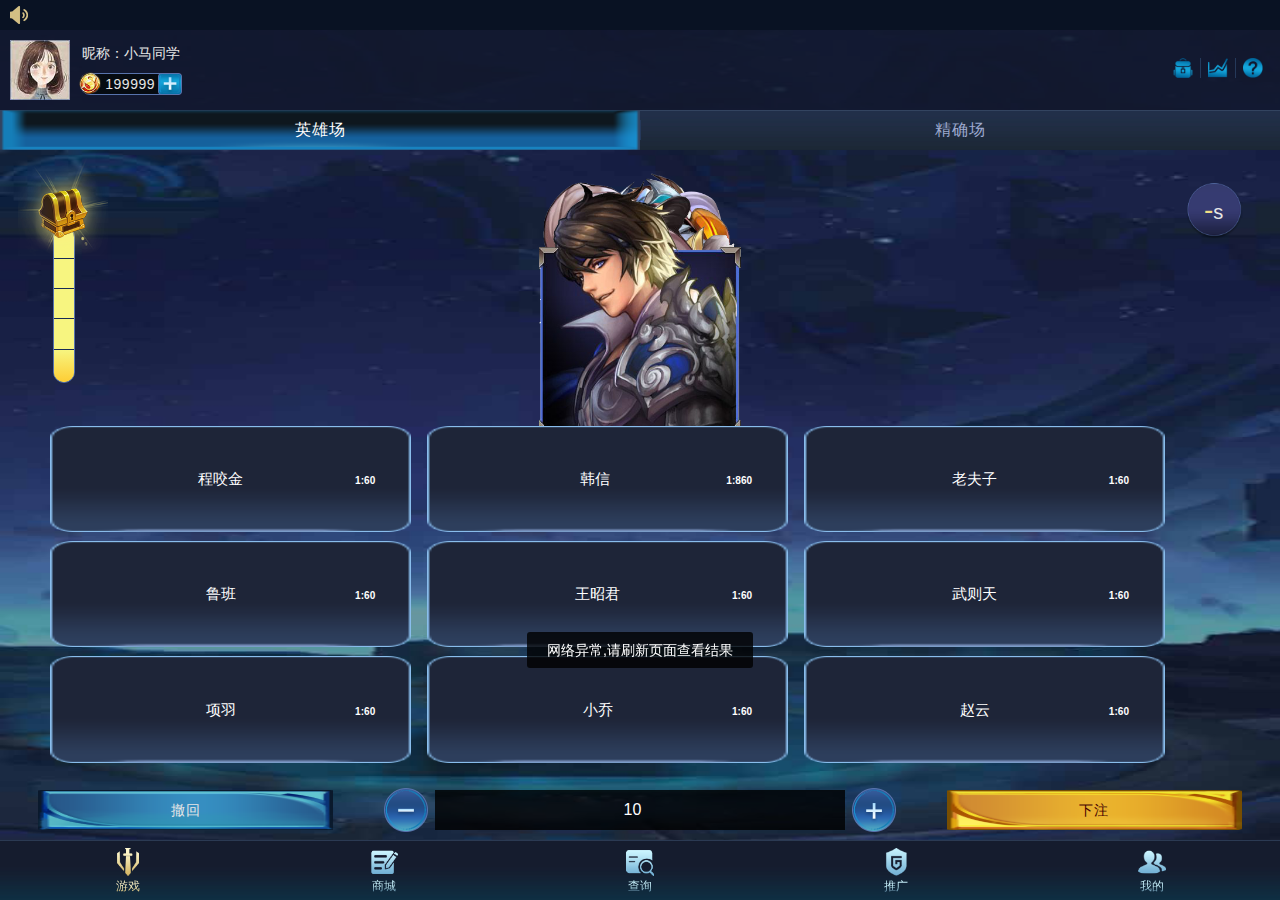
<file: wrap/index.html>
<!DOCTYPE html>
<html>
<head lang="zh">
    <meta charset="utf-8">
    <title></title>
    <meta http-equiv="Content-Type" content="text-html; charset=UTF-8">
    <meta http-equiv="X-UA-Compatible" content="IE=edge,chrome=1">
    <meta name="viewport" content="width=device-width, initial-scale=1.0, minimum-scale=1.0, maximum-scale=1.0, user-scalable=no">
    <meta name="format-detection" content="telephone=no,email=no"/>
    <!-- <link rel="shortcut icon" href="{HOME_THEME_PATH}images/base/title.png"> -->
    <meta name="applicable-device" content="pc,mobile"/>

    <!-- 测试 -->
    <META HTTP-EQUIV="pragma" CONTENT="no-cache">
    <META HTTP-EQUIV="Cache-Control" CONTENT="no-cache, must-revalidate">
    <META HTTP-EQUIV="expires" CONTENT="0">

    <script src="js/jquery.min.js"></script>
    <script src="js/iscroll.js"></script>
    <script src="js/swiper.min.js"></script>
    <script src="js/fastclick.js"></script>
    <link rel="stylesheet" href="css/base.css">
    <link rel="stylesheet" href="css/swiper.min.css">
    <script src="js/base.js"></script>
    <script type="text/javascript">
        var bgmusic = '';
        var msgBoxTimer = '';
        var nowMsgnum = 0;
        var msgClock = 2000;
        var msgSpeed = 50;
        var window_Width = document.documentElement.clientWidth;
        var defaultMsg = '欢迎来到王者荣耀';//默认显示

        function msgBoxFunc(){
            //顶部栏的滚动效果
            var msgCount = $('.msg_box>span>a').length;
            //msg的count的个数为a标签的  a标签指的是欢迎来到王者荣耀
            switch(msgCount){
                case 0 :
                // 如果0 出现2
                    var html ='<a>'+defaultMsg+'</a>'+'<a>'+defaultMsg+'</a>';
                    $('.msg_box>span').html(html);
                break;
                // case
                case 1 :
                    var html = $('.msg_box>span').html();
                    html = html+html;
                    $('.msg_box>span').html(html);
                break;
            }


            nowMsgnum = $('.msg_box>span>a:eq('+nowMsgnum+')').length > 0 ? nowMsgnum : 0;
            // console.log($('.msg_box>span>a:eq('+nowMsgnum+')').length);
            var thismsgwidth = $('.msg_box>span>a:eq('+nowMsgnum+')').width();
            // console.log(thismsgwidth);
            var nowMsgleft = parseInt($('.msg_box>span>a:eq('+nowMsgnum+')').css('left'));
            if( nowMsgleft >= -(thismsgwidth)){
                nowMsgleft = nowMsgleft - msgSpeed + 'px';
                $('.msg_box>span>a:eq('+nowMsgnum+')').animate({'left':nowMsgleft},msgClock,'linear');
                if( parseInt(nowMsgleft) + thismsgwidth < window_Width/2  && $('.msg_box>span>a').length > 1 ){
                    var nextMsgnum = $('.msg_box>span>a:eq('+(nowMsgnum+1)+')').length > 0 ? nowMsgnum+1 : 0;
                    var nextMsgleft = parseInt($('.msg_box>span>a:eq('+nextMsgnum+')').css('left'));
                    nextMsgleft = nextMsgleft - msgSpeed + 'px';
                    $('.msg_box>span>a:eq('+nextMsgnum+')').animate({'left':nextMsgleft},msgClock,'linear');
                }
            }else{
                $('.msg_box>span>a:eq('+nowMsgnum+')').stop();
                $('.msg_box>span>a:eq('+nowMsgnum+')').css({'left':'100%'});
                nowMsgnum++;
                msgBoxFunc();
            }

        }
        function page_onload(){
            msgBoxFunc();
            msgBoxTimer = setInterval(function(){
                msgBoxFunc();
            },msgClock);

            //loading
            //initPage();

            if($_GET['page'] && $('#'+$_GET['page']).length > 0){
                navChangeOn($('#'+$_GET['page']));
            }else{
                if($_GET['page']){
                    $('.indexiframe')[0].src = $_GET['page']+'.html?v=2';
                }else{
                    $('.indexiframe')[0].src = 'game.html?v=1';
                }
            }

            //底部导航栏点击事件
            $('.nav_li').on('click',function(){
                navChangeOn($(this));
            });
            //navBTN动画效果
            $('.nav_li').on('touchstart',function(){
                $(this).find('div').css({
                    'width': '26px',
                    'left': '1px',
                    'margin-top': '2px'
                });
            });
            $('.nav_li').on('touchend',function(){
                $(this).find('div').css({
                    'width': '28px',
                    'left': '0px',
                    'margin-top': '0px'
                });
            });
            bgmusic = document.getElementById("bgmusic");
            audioPlay(bgmusic);
            //IOS微信浏览器自动播放
            document.addEventListener("WeixinJSBridgeReady", function () {
                audioPlay(bgmusic);
            }, false);

        }
        function navChangeOn(_self){
            //if(_self.hasClass('on')){
            //    return false;
            //}else{
                var nowOn = $('.nav .on').attr('id');
                $('.nav_li').removeClass('on');
                $('.nav_li').each(function(){
                    var src = $(this).attr('off'); // 遍历出每一个图片

                    console.log($(this).attr('off'));

                    $(this).find('img').attr('src',src);   //添加图片
                });
                _self.addClass('on');
                var src = _self.attr('on');
                _self.find('img').attr('src',src);

                var url = _self.attr('url'); // 取出url的值
                var rand = parseInt(Math.random()*100000);
                $('.indexiframe')[0].src = url + '?v=1';

                var nextOn = _self.attr('id'); // 取出id的值
                console.log(nextOn);
                // window.history.pushState(history.length,"",window.location.href.split('?')[0]+"?page="+nextOn);
                 console.log(history.length);
                 console.log(history);
                console.log(window.location.href);
            //}
        }
        function setHistory(op){
            var webview = window.frames[0];
            //alert(webview.location.pathname.split('/')[webview.location.pathname.split('/').length-1]);
            var origin = webview.location.origin;
            var pathArr = webview.location.pathname.split('/');
            var path = '';
            for(var i = 0;i < webview.location.pathname.split('/').length-1;i++){
                path += webview.location.pathname.split('/')[i];
            }
            var url = origin+'/'+path+'/'+op+'.html';
            // webview.history.pushState(webview.history.length+1,"message",url);
            // window.history.pushState(window.history.length+1,"message",window.location.href.split('?')[0]+"?page="+op);
        }
        function navSetOn(op){
            /*
            $('.nav_li').removeClass('on');
            $('.nav_li').each(function(){
                var src = $(this).attr('off');
                $(this).find('img').attr('src',src);
            });
            */
            if($('#'+op).length>0){
                $('.nav_li').removeClass('on');
                $('.nav_li').each(function(){
                    var src = $(this).attr('off');
                    $(this).find('img').attr('src',src);
                });
                $('#'+op).addClass('on');
                var src = $('#'+op).attr('on');
                $('#'+op).find('img').attr('src',src);
            }

        }
        function audioPlay(audio){
            if(audio.paused) {
                audio.play();
            }
        }
    </script>
</head>
    <body onselectstart="return false;" oncontextmenu="self.event.returnValue=false;">
    <!-- <div class='loadingbox' id='loadingbox'>
        <img src="images/game_logo.png"/>
        <span>LOADING</span>
    </div> -->
    <audio id='bgmusic' src="http://fs.w.kugou.com/201711131902/f55833be9650418eef01963ec2547582/G041/M03/0F/0F/CZQEAFY22E6AT1_UACyNtcFtF1c778.mp3">
    </audio>

    <div class='page_box'>
        <div class='msg_box'>
            <a><img src="images/icon_msg.png"/></a>
            <span>
                <!-- <a>欢迎来到王者荣耀，敌军还有30秒到达战场！</a> -->
            </span>
        </div>

        <iframe class='indexiframe' name='indexiframe' src=""></iframe>
        <div class='nav'>
            <div id='game' class='nav_li on' off="images/nav_icon_1.png" on="images/nav_icon_1_on.png" url='game.html'>
                <div class='nav_icon'>
                    <img src="images/nav_icon_1_on.png"/>
                </div>
                <span>游戏</span>
            </div>
            <div id='shop' class='nav_li' off="images/nav_icon_2.png" on="images/nav_icon_2_on.png" url='shop.html'>
                <div class='nav_icon'>
                    <img src="images/nav_icon_2.png"/>
                </div>
                <span>商城</span>
            </div>
            <div id='search' class='nav_li' off="images/nav_icon_3.png" on="images/nav_icon_3_on.png" url='search.html'>
                <div class='nav_icon'>
                    <img src="images/nav_icon_3.png"/>
                </div>
                <span>查询</span>
            </div>
            <div id='channel' class='nav_li' off="images/nav_icon_4.png" on="images/nav_icon_4_on.png" url='channel.html'>
                <div class='nav_icon'>
                    <img src="images/nav_icon_4.png"/>
                </div>
                <span>推广</span>
            </div>
            <div id='mine' class='nav_li' off="images/nav_icon_5.png" on="images/nav_icon_5_on.png" url='mine.html'>
                <div class='nav_icon'>
                    <img src="images/nav_icon_5.png"/>
                </div>
                <span>我的</span>
            </div>
        </div>
    </div>



    </body>
<html>
</file>
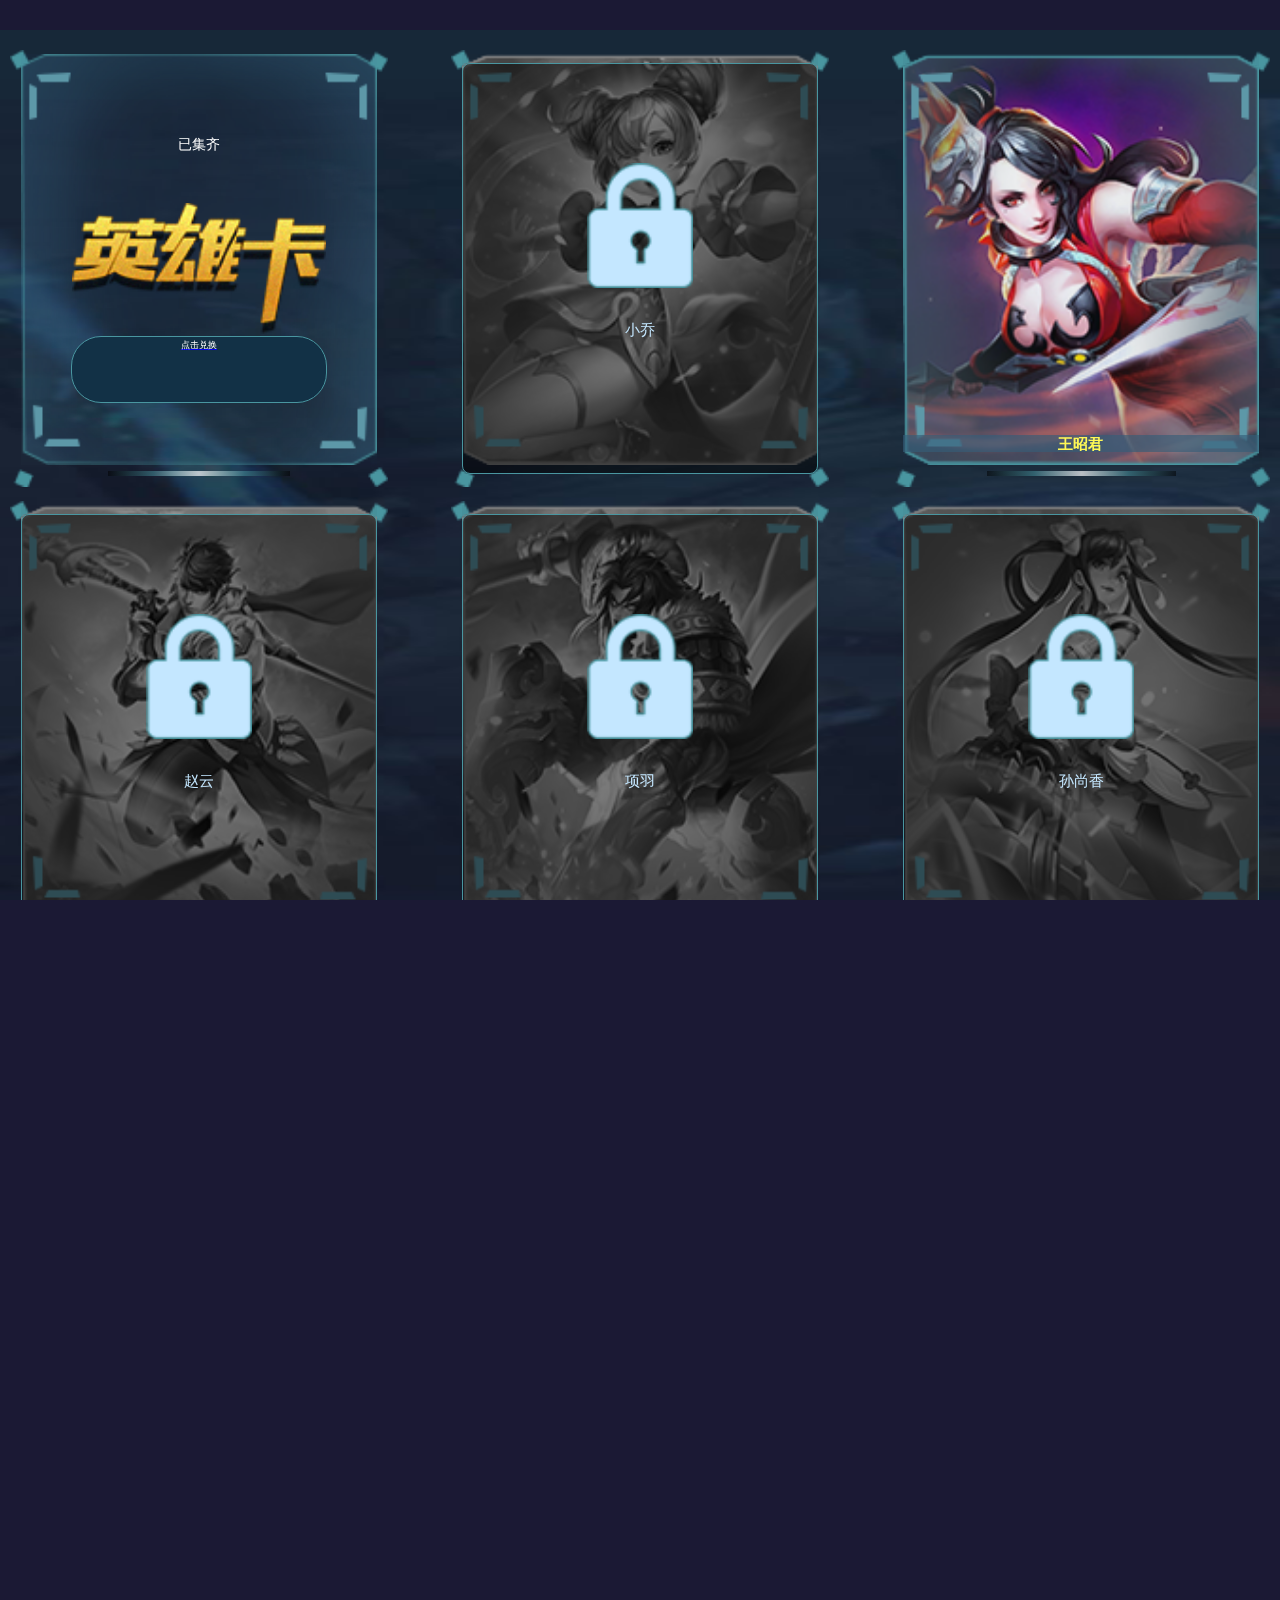
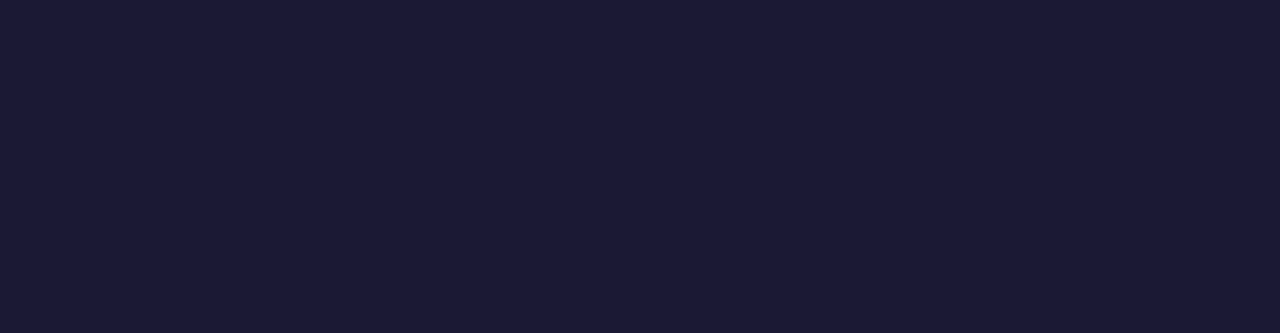
<file: wrap/bag_view.html>
<!DOCTYPE html>
<html>
<head lang="zh">
    <meta charset="utf-8">
    <title></title>
    <meta http-equiv="Content-Type" content="text/html; charset=UTF-8">
    <meta http-equiv="X-UA-Compatible" content="IE=edge,chrome=1"> 
    <meta name="viewport" content="width=device-width, initial-scale=1.0, minimum-scale=1.0, maximum-scale=1.0, user-scalable=no">
    <meta name="format-detection" content="telephone=no,email=no"/>
    <!-- <link rel="shortcut icon" href="{HOME_THEME_PATH}images/base/title.png"> -->
    <meta name="applicable-device" content="pc,mobile"/>
    <script src="js/jquery.min.js"></script>
    <script src="js/iscroll.js"></script>
    <script src="js/swiper.min.js"></script>
    <script src="js/fastclick.js"></script>
    <link rel="stylesheet" href="css/base.css">
    <link rel="stylesheet" href="css/bag.css">
    <link rel="stylesheet" href="css/swiper.min.css"><!--
    <link rel="stylesheet" href="css/imageflow.css"> -->
    <script src='js/numberAnimate.js'></script><!--
    <script src='js/imageflow.js'></script> -->
    <script src="js/base.js"></script>
    <script type="text/javascript">
        var bagContentiScroll = '';
        function page_onload(){
            //initPage();
            bagContentiScroll = new IScroll('.page_body',{
                mouseWheel:true,
                scrollbars:false,
                bounce:false,
                click:iScrollClick()
            });
        }
    </script>
</head>
    <body onselectstart="return false;" oncontextmenu="self.event.returnValue=false;">
    <!--<div class='loadingbox' id='loadingbox'>
        <img src="images/game_logo.png"/>
        <span>LOADING</span>
    </div>-->
    <div class='page_box'>
        <div class='page_bg'>
            <img src="images/vip_bg.jpg"/>
        </div>
        <div class='page_body'>
            <div class='bag_body'>
                <!----------BAG START------------>
                <div class="person">
                        <ul>
                            <li class='selected'>
                                <img src="./images/mine-person-bg1.png" alt="" class="four-angle">
                                <div class="person-top">
                                    <img src="./images/mine-person_12.png" alt="">
                                </div>
                                <div class="person-top1">
                                    <img src="./images/mine-person-bg2.png" alt="">
                                    <div class="line"></div>
                                    <div class="collect-all">已集齐</div>

                                    <div class="hero">
                                        <div class="hero-main">
                                            <img src="./images/mine-person-hero.png" alt="">
                                        </div>
                                    </div>
                                    <a href="javascript:;" class="click-all">
                                        <div class="click">点击兑换</div>
                                    </a>
                                </div>
                            </li>
                            <li>
                                <img src="./images/mine-person-bg1.png" alt="" class="four-angle">
                                <div class="person-top">
                                    <img src="./images/mine-person_05.png" alt="">
                                    <div class="name-bg">小乔</div>
                                    <div class="line"></div>
                                </div>
                                <div class="person-top1">
                                    <img src="./images/mine-person-bg2.png" alt="">
                                </div>
                                 <div class="shade">
                                    <div class="shade-title">
                                        <div class="lock-main">
                                            <img src="./images/mine-person-lock.png" alt="">
                                        </div>
                                        <p>小乔</p>
                                    </div>
                                </div>
                            </li>
                            <li class="on">
                                <img src="./images/mine-person-bg1.png" alt="" class="four-angle">
                                <div class="person-top">
                                    <img src="./images/mine-person_06.png" alt="">
                                    <div class="name-bg" >王昭君</div>
                                    <div class="line"></div>
                                </div>
                                <div class="person-top1">
                                    <img src="./images/mine-person-bg2.png" alt="">
                                </div>
                                <div class="shade">
                                    <div class="shade-title">
                                        <div class="lock-main">
                                            <img src="./images/mine-person-lock.png" alt="">
                                        </div>
                                        <p>王昭君</p>
                                    </div>
                                </div>
                            </li>
                            <li>
                                <img src="./images/mine-person-bg1.png" alt="">
                                <div class="person-top">
                                    <img src="./images/mine-person_01.png" alt="">
                                    <div class="name-bg">赵云</div>
                                    <div class="line"></div>
                                </div>
                                <div class="person-top1">
                                    <img src="./images/mine-person-bg2.png" alt="">
                                </div>
                                <div class="shade">
                                    <div class="shade-title">
                                        <div class="lock-main">
                                            <img src="./images/mine-person-lock.png" alt="">
                                        </div>
                                        <p>赵云</p>
                                    </div>
                                </div>
                            </li>
                            <li>
                                <img src="./images/mine-person-bg1.png" alt="" class="four-angle">
                                <div class="person-top">
                                    <img src="./images/mine-person_02.png" alt="">
                                    <div class="name-bg">项羽</div>
                                    <div class="line"></div>
                                </div>
                                <div class="person-top1">
                                    <img src="./images/mine-person-bg2.png" alt="">
                                </div>
                                <div class="shade">
                                    <div class="shade-title">
                                        <div class="lock-main">
                                            <img src="./images/mine-person-lock.png" alt="">
                                        </div>
                                        <p>项羽</p>
                                    </div>
                                </div>
                            </li>
                            <li>
                                <img src="./images/mine-person-bg1.png" alt="" class="four-angle">
                                <div class="person-top">
                                    <img src="./images/mine-person_03.png" alt="">
                                    <div class="name-bg">孙尚香</div>
                                    <div class="line"></div>
                                </div>
                                <div class="person-top1">
                                    <img src="./images/mine-person-bg2.png" alt="">
                                </div>
                                <div class="shade">
                                    <div class="shade-title">
                                        <div class="lock-main">
                                            <img src="./images/mine-person-lock.png" alt="">
                                        </div>
                                        <p>孙尚香</p>
                                    </div>
                                </div>
                            </li>
                            <li>
                                <img src="./images/mine-person-bg1.png" alt="" class="four-angle">
                                <div class="person-top">
                                    <img src="./images/mine-person_04.png" alt="">
                                    <div class="name-bg">阿珂</div>
                                    <div class="line"></div>
                                </div>
                                <div class="person-top1">
                                    <img src="./images/mine-person-bg2.png" alt="">
                                </div>
                                <div class="shade">
                                    <div class="shade-title">
                                        <div class="lock-main">
                                            <img src="./images/mine-person-lock.png" alt="">
                                        </div>
                                        <p>阿珂</p>
                                    </div>
                                </div>
                            </li>

                            <li>
                                <img src="./images/mine-person-bg1.png" alt="" class="four-angle">
                                <div class="person-top">
                                    <img src="./images/mine-person_07.png" alt="">
                                    <div class="name-bg">老夫子</div>
                                    <div class="line"></div>
                                </div>
                                <div class="person-top1">
                                    <img src="./images/mine-person-bg2.png" alt="">
                                </div>
                                <div class="shade">
                                    <div class="shade-title">
                                        <div class="lock-main">
                                            <img src="./images/mine-person-lock.png" alt="">
                                        </div>
                                        <p>老夫子</p>
                                    </div>
                                </div>
                            </li>
                            
                            <li>
                                <img src="./images/mine-person-bg1.png" alt="" class="four-angle">
                                <div class="person-top">
                                    <img src="./images/mine-person_08.png" alt="">
                                    <div class="name-bg">鲁班</div>
                                    <div class="line"></div>
                                </div>
                                <div class="person-top1">
                                    <img src="./images/mine-person-bg2.png" alt="">
                                </div>
                                <div class="shade">
                                    <div class="shade-title">
                                        <div class="lock-main">
                                            <img src="./images/mine-person-lock.png" alt="">
                                        </div>
                                        <p>鲁班</p>
                                    </div>
                                </div>
                            </li>
                            <li>
                                <img src="./images/mine-person-bg1.png" alt="" class="four-angle">
                                <div class="person-top">
                                    <img src="./images/mine-person_09.png" alt="">
                                    <div class="name-bg">高渐离</div>
                                    <div class="line"></div>
                                </div>
                                <div class="person-top1">
                                    <img src="./images/mine-person-bg2.png" alt="">
                                </div>
                                <div class="shade">
                                    <div class="shade-title">
                                        <div class="lock-main">
                                            <img src="./images/mine-person-lock.png" alt="">
                                        </div>
                                        <p>高渐离</p>
                                    </div>
                                </div>
                            </li>
                            <li>
                                <img src="./images/mine-person-bg1.png" alt="" class="four-angle">
                                <div class="person-top">
                                    <img src="./images/mine-person_10.png" alt="">
                                    <div class="name-bg">韩信</div>
                                    <div class="line"></div>
                                </div>
                                <div class="person-top1">
                                    <img src="./images/mine-person-bg2.png" alt="">
                                </div>
                                <div class="shade">
                                    <div class="shade-title">
                                        <div class="lock-main">
                                            <img src="./images/mine-person-lock.png" alt="">
                                        </div>
                                        <p>韩信</p>
                                    </div>
                                </div>
                            </li>
                            <li>
                                <img src="./images/mine-person-bg1.png" alt="" class="four-angle">
                                <div class="person-top">
                                    <img src="./images/mine-person_11.png" alt="">
                                    <div class="name-bg">程咬金</div>
                                    <div class="line"></div>
                                </div>
                                <div class="person-top1">
                                    <img src="./images/mine-person-bg2.png" alt="">
                                </div>
                                <div class="shade">
                                    <div class="shade-title">
                                        <div class="lock-main">
                                            <img src="./images/mine-person-lock.png" alt="">
                                        </div>
                                        <p>程咬金</p>
                                    </div>
                                </div>
                            </li>
                        </ul>
                </div>
                <!----------BAG END------------>
            </div>
        </div>
    </div>
    </body>
</html>
</file>
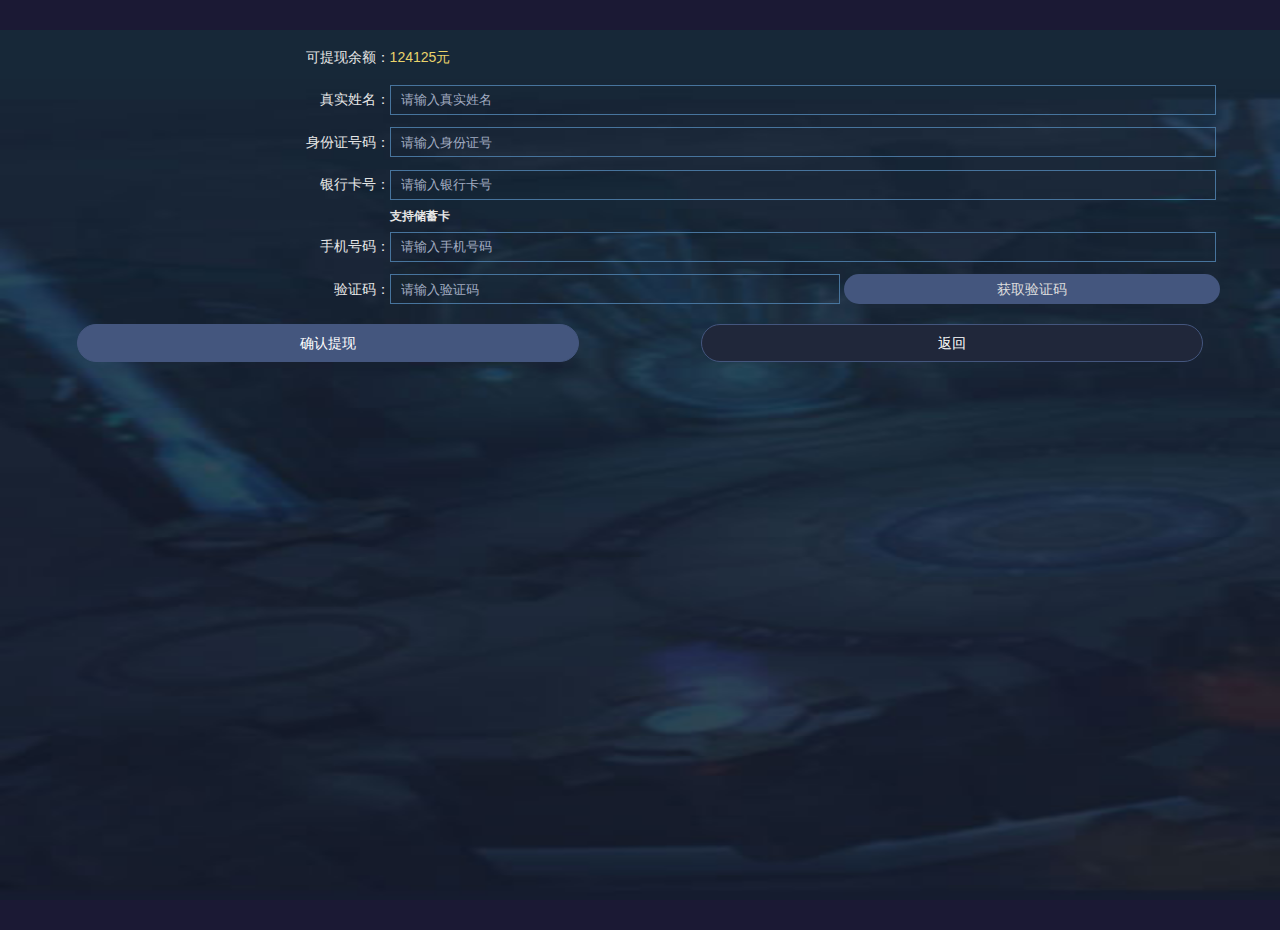
<file: wrap/cash_view.html>
<!DOCTYPE html>
<html>
<head lang="zh">
    <meta charset="utf-8">
    <title></title>
    <meta http-equiv="Content-Type" content="text/html; charset=UTF-8">
    <meta http-equiv="X-UA-Compatible" content="IE=edge,chrome=1">
    <meta name="viewport" content="width=device-width, initial-scale=1.0, minimum-scale=1.0, maximum-scale=1.0, user-scalable=no">
    <meta name="format-detection" content="telephone=no,email=no"/>
    <!-- <link rel="shortcut icon" href="{HOME_THEME_PATH}images/base/title.png"> -->
    <meta name="applicable-device" content="pc,mobile"/>
    <script src="js/jquery.min.js"></script>
    <script src="js/iscroll.js"></script>
    <script src="js/swiper.min.js"></script>
    <script src="js/fastclick.js"></script>
    <link rel="stylesheet" href="css/base.css">
    <link rel="stylesheet" href="css/cash.css">
    <link rel="stylesheet" href="css/swiper.min.css">
    <script src="js/base.js"></script>
    <script type="text/javascript">
        var verifyTimer = null;
        var verifySecond = 60;
        var nowSecond = 0;
        function page_onload(){
            //initPage();
            $('.back_btn').on('click',function(){
                history.go(-1);
            });
            $('.cash_submit').on('click',function(){
                cashout();
            });
            BindVeriftyBtn();
        }
        function BindVeriftyBtn(){
            $('.verify_input>a').on('click',function(){
                var phonenum = $('#phonenum').val();
                if(phonenum==''){
                    errorMsg('请填写手机号');
                    return false;
                }
                //AJAX
                nowSecond = verifySecond;
                errorMsg('发送成功');
                $(this).addClass('unclick');
                $('.verify_input>a').unbind('click');
                $('.verify_input>a').html('重新发送('+nowSecond+')');
                verifyTimer = setInterval(function(){
                    nowSecond--;
                    if( nowSecond <= 0 ){
                        $('.verify_input>a').removeClass('unclick');
                        $('.verify_input>a').html('获取验证码');
                        BindVeriftyBtn();
                        clearInterval(verifyTimer);
                        verifyTimer = null;
                    }else{
                        $('.verify_input>a').html('重新发送('+nowSecond+')');
                    }
                },1000);
            })
        }
        // 可以优化
        function cashout(){
            var name = $('#name').val();
            var phonenum = $('#phonenum').val();
            var idcard = $('#idcard').val();
            var cardnum = $('#cardnum').val();
            if(name=='') {errorMsg('请填写真实姓名');return false;}
            if(idcard=='') {errorMsg('请填写身份证号');return false;}
            if(cardnum=='') {errorMsg('请填写银行卡号');return false;}
            if(phonenum=='') {errorMsg('请填写手机号');return false;}
            if(verify=='') {errorMsg('请填写验证码');return false;}
            //AJAX
        }
    </script>
</head>
    <body onselectstart="return false;" oncontextmenu="self.event.returnValue=false;">
    <!-- <div class='loadingbox' id='loadingbox'>
        <img src="images/game_logo.png"/>
        <span>LOADING</span>
    </div> -->
    <div class='page_box'>
        <div class='page_bg'>
            <img src="images/vip_bg.jpg"/>
        </div>
        <div class='page_body'>
            <div class='cash_box'>
                <div class='input_box'>
                    <span>可提现余额：</span>
                    <a><span>124125</span>元</a>
                </div>
                <div class='input_box'>
                    <span>真实姓名：</span>
                    <input type="text" id='name' placeholder="请输入真实姓名" />
                </div>
                <div class='input_box'>
                    <span>身份证号码：</span>
                    <input type="text" id='idcard' placeholder="请输入身份证号" />
                </div>
                <div class='input_box'>
                    <span>银行卡号：</span>
                    <input type="number" id='cardnum' placeholder="请输入银行卡号" />
                    <b>注：仅支持储蓄卡</b>
                </div>
                <div class='input_box nomargin'>
                    <span>手机号码：</span>
                    <input type="number" id='phonenum' placeholder="请输入手机号码" />
                </div>
                <div class='input_box verify_input'>
                    <span>验证码：</span>
                    <input type="text" id='verify' placeholder="请输入验证码" />
                    <a>获取验证码</a>
                </div>
                <div class='cash_btn'>
                    <span class='cash_submit'>确认提现</span>
                    <span class='back_btn'>返回</span>
                </div>
            </div>
        </div>

    </div>
    </body>
</html>
</file>
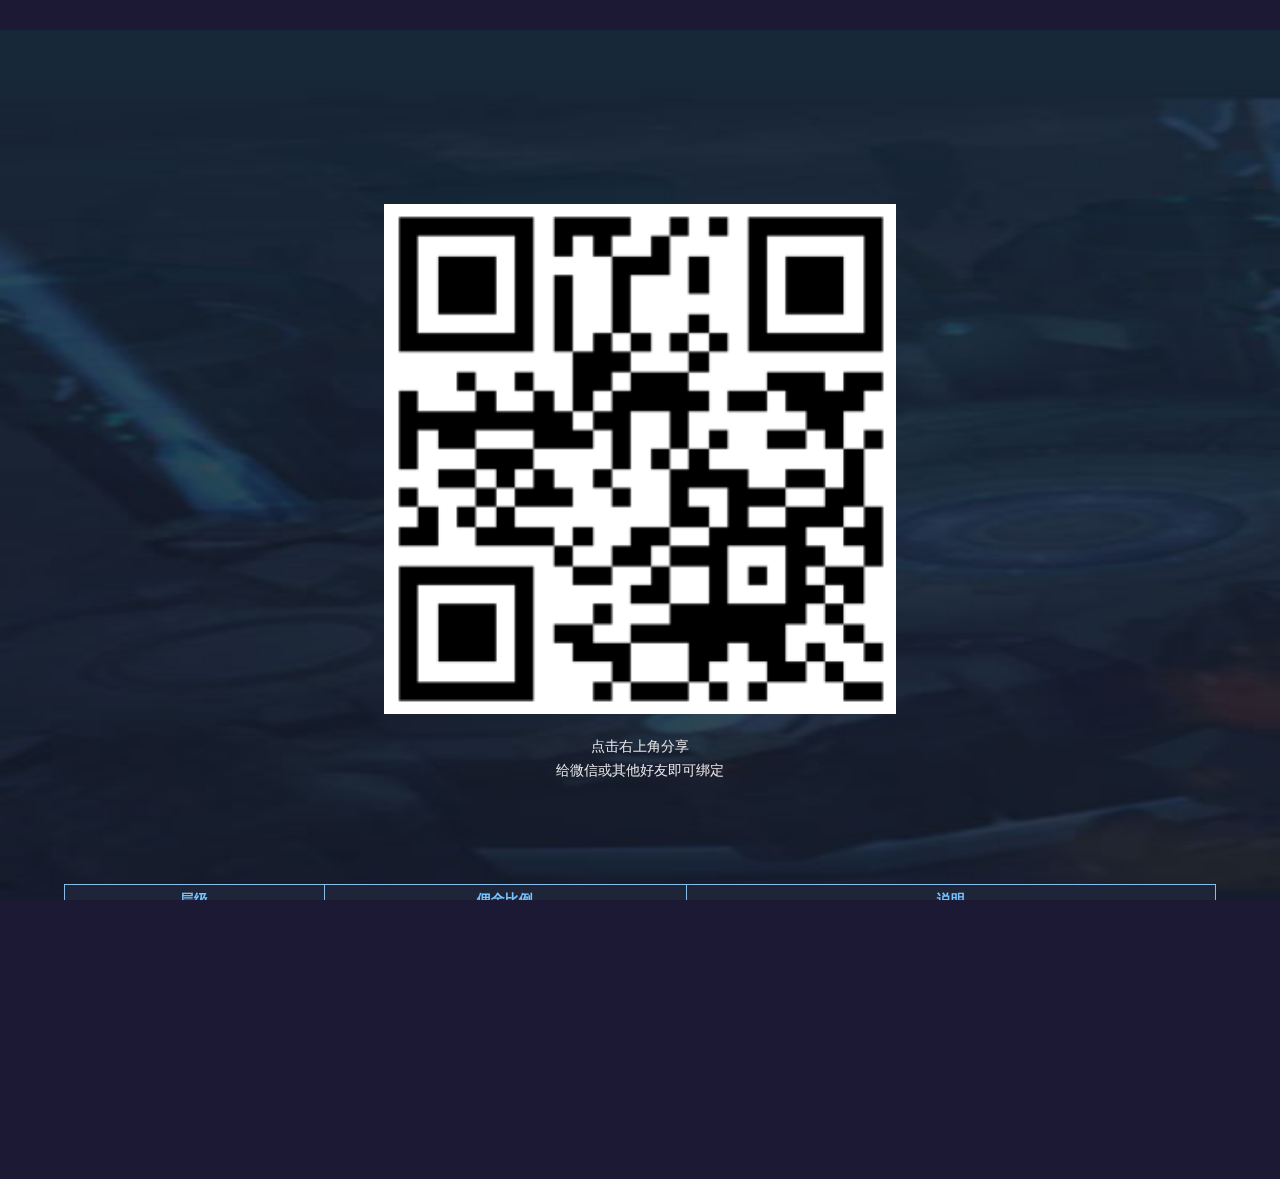
<file: wrap/channel.html>
<!DOCTYPE html>
<html>
<head lang="zh">
    <meta charset="utf-8">
    <title></title>
    <meta http-equiv="Content-Type" content="text/html; charset=UTF-8">
    <meta http-equiv="X-UA-Compatible" content="IE=edge,chrome=1"> 
    <meta name="viewport" content="width=device-width, initial-scale=1.0, minimum-scale=1.0, maximum-scale=1.0, user-scalable=no">
    <meta name="format-detection" content="telephone=no,email=no"/>
    <!-- <link rel="shortcut icon" href="{HOME_THEME_PATH}images/base/title.png"> -->
    <meta name="applicable-device" content="pc,mobile"/>
    <script src="js/jquery.min.js"></script>
    <script src="js/iscroll.js"></script>
    <script src="js/swiper.min.js"></script>
    <script src="js/fastclick.js"></script>
    <link rel="stylesheet" href="css/base.css">
    <link rel="stylesheet" href="css/channel.css">
    <link rel="stylesheet" href="css/swiper.min.css">
    <script src="js/base.js"></script>
    <script type="text/javascript">
        var channelContentiScroll = '';
        function page_onload(){
            //initPage();
            channelContentiScroll = new IScroll('.page_body',{
                mouseWheel:true,
                scrollbars:false,
                bounce:false,
                click:iScrollClick()
            });
        }
    </script>
</head>
    <body onselectstart="return false;" oncontextmenu="self.event.returnValue=false;">
    <!-- <div class='loadingbox' id='loadingbox'>
        <img src="images/game_logo.png"/>
        <span>LOADING</span>
    </div> -->
    <div class='page_box'>
        <div class='page_bg'>
            <img src="images/vip_bg.jpg"/>
        </div>
        <div class='page_body'>
            <div class='page_content'>
                <div class='channel_qrcode_box'>
                    <span class='channel_qrcode_img'>
                        <img src="images/channel_qrcode_img.png" onerror='this.src="images/channel_qrcode_errorimg.png"'/>
                    </span>
                    <a>点击右上角分享</a>
                    <a>给微信或其他好友即可绑定</a>
                </div>
                <div class='channel_table_box'>
                    <table>
                        <tr>
                            <th>层级</th>
                            <th>佣金比例</th>
                            <th width='46%'>说明</th>
                        </tr>
                        <tr>
                            <td>一级用户</td>
                            <td>投注金额x5%</td>
                            <td>直接通过微信或其他渠道成为下级的用户</td>
                        </tr>
                        <tr>
                            <td>二级用户</td>
                            <td>投注金额x3%</td>
                            <td>一级用户通过微信或其他渠道成为下级的用户</td>
                        </tr>
                        <tr>
                            <td>三级用户</td>
                            <td>投注金额x1%</td>
                            <td>二级用户通过微信或其他渠道成为下级的用户</td>
                        </tr>
                    </table>
                </div>
                <div class='channel_text_box'>
                    <p>
                        例如：您邀请30位用户，这些用户各自再邀请30位用户成为您的二级用户，二级用户再各邀请30位用户成为您的三级用户；
                        如每人进行10局10元竞猜游戏，此时您所获取的佣金为： 
                        30人×10局×10元×5%+30²人×10局×10元×3%+30³人×10局×10人×1%=29850元
                        同时可以在“<a>查询</a>”里查看佣金的所有交易记录，
                        点击“<a>我的</a>”→“<a>佣金提现</a>”记录可随时进行提现到帐。
                    </p>
                </div>
            </div>
        </div>
    </div>
    </body>
</html>
</file>
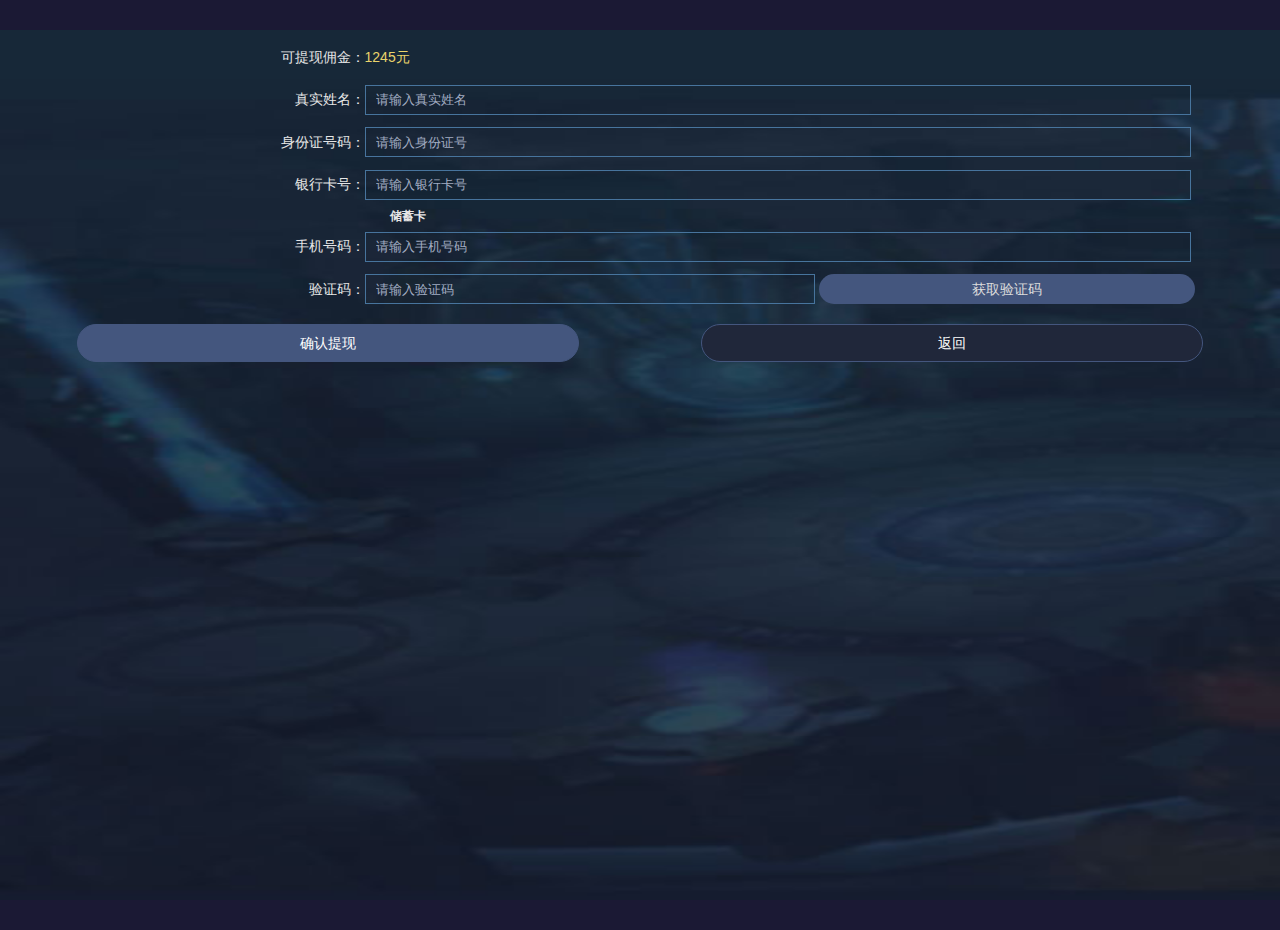
<file: wrap/charges_view.html>
<!DOCTYPE html>
<html>
<head lang="zh">
    <meta charset="utf-8">
    <title></title>
    <meta http-equiv="Content-Type" content="text/html; charset=UTF-8">
    <meta http-equiv="X-UA-Compatible" content="IE=edge,chrome=1"> 
    <meta name="viewport" content="width=device-width, initial-scale=1.0, minimum-scale=1.0, maximum-scale=1.0, user-scalable=no">
    <meta name="format-detection" content="telephone=no,email=no"/>
    <!-- <link rel="shortcut icon" href="{HOME_THEME_PATH}images/base/title.png"> -->
    <meta name="applicable-device" content="pc,mobile"/>
    <script src="js/jquery.min.js"></script>
    <script src="js/iscroll.js"></script>
    <script src="js/swiper.min.js"></script>
    <script src="js/fastclick.js"></script>
    <link rel="stylesheet" href="css/base.css">
    <link rel="stylesheet" href="css/charges.css">
    <link rel="stylesheet" href="css/swiper.min.css">
    <script src="js/base.js"></script>
    <script type="text/javascript">  
        var verifyTimer = null;
        var verifySecond = 60;
        var nowSecond = 0;
        function page_onload(){
            //initPage();
            $('.back_btn').on('click',function(){
                history.go(-1);
            });
            $('.charges_submit').on('click',function(){
                cashout();
            });
            BindVeriftyBtn();
        }
        function BindVeriftyBtn(){
            $('.verify_input>a').on('click',function(){
                var phonenum = $('#phonenum').val();
                if(phonenum==''){
                    errorMsg('请填写手机号');
                    return false;
                }
                //AJAX
                nowSecond = verifySecond;
                errorMsg('发送成功');
                $(this).addClass('unclick');
                $('.verify_input>a').unbind('click');
                $('.verify_input>a').html('重新发送('+nowSecond+')');    
                verifyTimer = setInterval(function(){
                    nowSecond--;
                    if( nowSecond <= 0 ){
                        $('.verify_input>a').removeClass('unclick');
                        $('.verify_input>a').html('获取验证码');    
                        BindVeriftyBtn();
                        clearInterval(verifyTimer);
                        verifyTimer = null;
                    }else{
                        $('.verify_input>a').html('重新发送('+nowSecond+')');    
                    }
                },1000);
            })
        }
        function cashout(){
            var name = $('#name').val();
            var phonenum = $('#phonenum').val();
            var idcard = $('#idcard').val();
            var cardnum = $('#cardnum').val();
            if(name=='') {errorMsg('请填写真实姓名');return false;}
            if(idcard=='') {errorMsg('请填写身份证号');return false;}
            if(cardnum=='') {errorMsg('请填写银行卡号');return false;}
            if(phonenum=='') {errorMsg('请填写手机号');return false;}
            if(verify=='') {errorMsg('请填写验证码');return false;}
            //AJAX
        }
    </script>
</head>
    <body onselectstart="return false;" oncontextmenu="self.event.returnValue=false;">
    <!-- <div class='loadingbox' id='loadingbox'>
        <img src="images/game_logo.png"/>
        <span>LOADING</span>
    </div> -->
    <div class='page_box'>
        <div class='page_bg'>
            <img src="images/vip_bg.jpg"/>
        </div>
        <div class='page_body'>
            <div class='charges_box'>
                <div class='input_box'>
                    <span>可提现佣金：</span>
                    <a><span>1245</span>元</a>
                </div>
                <div class='input_box'>
                    <span>真实姓名：</span>
                    <input type="text" id='name' placeholder="请输入真实姓名" />
                </div>
                <div class='input_box'>
                    <span>身份证号码：</span>
                    <input type="text" id='idcard' placeholder="请输入身份证号" />
                </div>
                <div class='input_box'>
                    <span>银行卡号：</span>
                    <input type="number" id='cardnum' placeholder="请输入银行卡号" />
                    <b>注：仅支持储蓄卡</b>
                </div>
                <div class='input_box nomargin'>
                    <span>手机号码：</span>
                    <input type="number" id='phonenum' placeholder="请输入手机号码" />
                </div>
                <div class='input_box verify_input'>
                    <span>验证码：</span>
                    <input type="number" id='verify' placeholder="请输入验证码" />
                    <a>获取验证码</a>
                </div>
                <div class='charges_btn'>
                    <span class='charges_submit'>确认提现</span>
                    <span class='back_btn'>返回</span>
                </div>
            </div>
        </div>

    </div>
    </body>
</html>
</file>
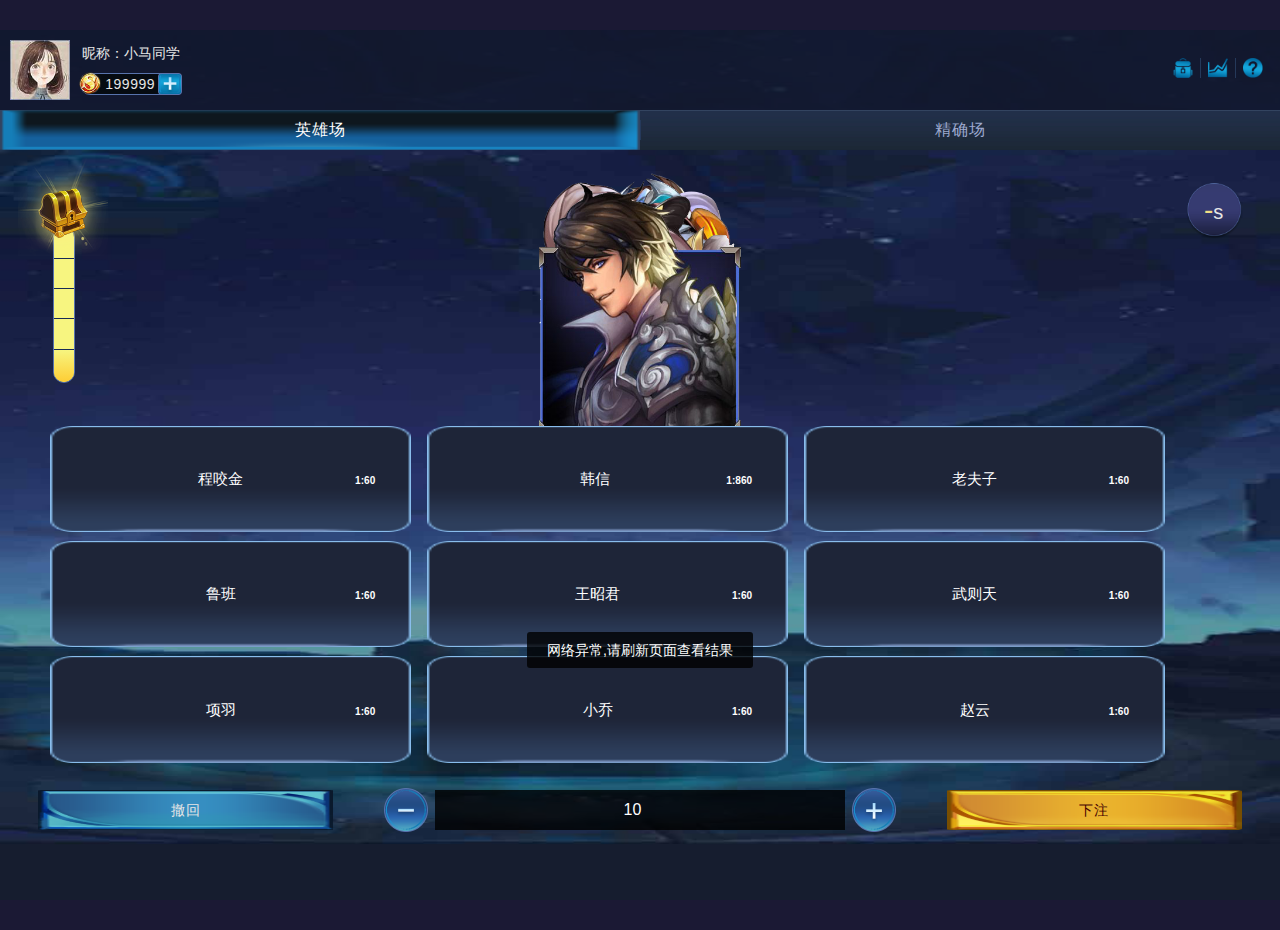
<file: wrap/game.html>
<!DOCTYPE html>
<html>
<head lang="zh">
    <meta charset="utf-8">
    <title></title>
    <meta http-equiv="Content-Type" content="text/html; charset=UTF-8">
    <meta http-equiv="X-UA-Compatible" content="IE=edge,chrome=1"> 
    <meta name="viewport" content="width=device-width, initial-scale=1.0, minimum-scale=1.0, maximum-scale=1.0, user-scalable=no">
    <meta name="format-detection" content="telephone=no,email=no"/>
    <!-- <link rel="shortcut icon" href="{HOME_THEME_PATH}images/base/title.png"> -->
    <meta name="applicable-device" content="pc,mobile"/>
    <script src="js/jquery.min.js"></script>
    <script src="js/iscroll.js"></script>
    <script src="js/swiper.min.js"></script>
    <script src="js/fastclick.js"></script>
    <link rel="stylesheet" href="css/base.css">
    <link rel="stylesheet" href="css/game.css?v=1">
    <link rel="stylesheet" href="css/bag.css?v=1">
    <link rel="stylesheet" href="css/swiper.min.css">
    <script src='js/numberAnimate.js'></script>
    <script src="js/base.js"></script>
    <script src="js/game.js"></script>
    <script type="text/javascript">

    </script>
</head>
    <body onselectstart="return false;" oncontextmenu="self.event.returnValue=false;">
    <div class='loadingbox' id='loadingbox'>
        <img src="images/game_logo.png"/>
        <span>LOADING</span>
    </div>
    <div class='alert_box' id='BAG'>
        <div class='alert_body'>
            <div class='alert_title'>
                <span>我的背包</span>
                <div class='alert_close'>
                    <img src="images/alert_close_btn.png"/>
                </div>
            </div>
            <div class='alert_content'>
                <div class='bag_body'>
                    <!----------BAG START------------>
                    <div class="person">
                            <ul>
                                <li class='selected'>
                                    <img src="./images/mine-person-bg1.png" alt="" class="four-angle">
                                    <div class="person-top">
                                        <img src="./images/mine-person_12.png" alt="">
                                    </div>
                                    <div class="person-top1">
                                        <img src="./images/mine-person-bg2.png" alt="">
                                        <div class="line"></div>
                                        <div class="collect-all">已集齐</div>

                                        <div class="hero">
                                            <div class="hero-main">
                                                <img src="./images/mine-person-hero.png" alt="">
                                            </div>
                                        </div>
                                        <a href="javascript:;" class="click-all">
                                            <div class="click">点击兑换</div>
                                        </a>
                                    </div>
                                </li>
                                <li>
                                    <img src="./images/mine-person-bg1.png" alt="" class="four-angle">
                                    <div class="person-top">
                                        <img src="./images/mine-person_05.png" alt="">
                                        <div class="name-bg">小乔</div>
                                        <div class="line"></div>
                                    </div>
                                    <div class="person-top1">
                                        <img src="./images/mine-person-bg2.png" alt="">
                                    </div>
                                     <div class="shade">
                                        <div class="shade-title">
                                            <div class="lock-main">
                                                <img src="./images/mine-person-lock.png" alt="">
                                            </div>
                                            <p>小乔</p>
                                        </div>
                                    </div>
                                </li>
                                <li class="on">
                                    <img src="./images/mine-person-bg1.png" alt="" class="four-angle">
                                    <div class="person-top">
                                        <img src="./images/mine-person_06.png" alt="">
                                        <div class="name-bg" >王昭君</div>
                                        <div class="line"></div>
                                    </div>
                                    <div class="person-top1">
                                        <img src="./images/mine-person-bg2.png" alt="">
                                    </div>
                                    <div class="shade">
                                        <div class="shade-title">
                                            <div class="lock-main">
                                                <img src="./images/mine-person-lock.png" alt="">
                                            </div>
                                            <p>王昭君</p>
                                        </div>
                                    </div>
                                </li>
                                <li>
                                    <img src="./images/mine-person-bg1.png" alt="">
                                    <div class="person-top">
                                        <img src="./images/mine-person_01.png" alt="">
                                        <div class="name-bg">赵云</div>
                                        <div class="line"></div>
                                    </div>
                                    <div class="person-top1">
                                        <img src="./images/mine-person-bg2.png" alt="">
                                    </div>
                                    <div class="shade">
                                        <div class="shade-title">
                                            <div class="lock-main">
                                                <img src="./images/mine-person-lock.png" alt="">
                                            </div>
                                            <p>赵云</p>
                                        </div>
                                    </div>
                                </li>
                                <li>
                                    <img src="./images/mine-person-bg1.png" alt="" class="four-angle">
                                    <div class="person-top">
                                        <img src="./images/mine-person_02.png" alt="">
                                        <div class="name-bg">项羽</div>
                                        <div class="line"></div>
                                    </div>
                                    <div class="person-top1">
                                        <img src="./images/mine-person-bg2.png" alt="">
                                    </div>
                                    <div class="shade">
                                        <div class="shade-title">
                                            <div class="lock-main">
                                                <img src="./images/mine-person-lock.png" alt="">
                                            </div>
                                            <p>项羽</p>
                                        </div>
                                    </div>
                                </li>
                                <li>
                                    <img src="./images/mine-person-bg1.png" alt="" class="four-angle">
                                    <div class="person-top">
                                        <img src="./images/mine-person_03.png" alt="">
                                        <div class="name-bg">孙尚香</div>
                                        <div class="line"></div>
                                    </div>
                                    <div class="person-top1">
                                        <img src="./images/mine-person-bg2.png" alt="">
                                    </div>
                                    <div class="shade">
                                        <div class="shade-title">
                                            <div class="lock-main">
                                                <img src="./images/mine-person-lock.png" alt="">
                                            </div>
                                            <p>孙尚香</p>
                                        </div>
                                    </div>
                                </li>
                                <li>
                                    <img src="./images/mine-person-bg1.png" alt="" class="four-angle">
                                    <div class="person-top">
                                        <img src="./images/mine-person_04.png" alt="">
                                        <div class="name-bg">阿珂</div>
                                        <div class="line"></div>
                                    </div>
                                    <div class="person-top1">
                                        <img src="./images/mine-person-bg2.png" alt="">
                                    </div>
                                    <div class="shade">
                                        <div class="shade-title">
                                            <div class="lock-main">
                                                <img src="./images/mine-person-lock.png" alt="">
                                            </div>
                                            <p>阿珂</p>
                                        </div>
                                    </div>
                                </li>

                                <li>
                                    <img src="./images/mine-person-bg1.png" alt="" class="four-angle">
                                    <div class="person-top">
                                        <img src="./images/mine-person_07.png" alt="">
                                        <div class="name-bg">老夫子</div>
                                        <div class="line"></div>
                                    </div>
                                    <div class="person-top1">
                                        <img src="./images/mine-person-bg2.png" alt="">
                                    </div>
                                    <div class="shade">
                                        <div class="shade-title">
                                            <div class="lock-main">
                                                <img src="./images/mine-person-lock.png" alt="">
                                            </div>
                                            <p>老夫子</p>
                                        </div>
                                    </div>
                                </li>
                                
                                <li>
                                    <img src="./images/mine-person-bg1.png" alt="" class="four-angle">
                                    <div class="person-top">
                                        <img src="./images/mine-person_08.png" alt="">
                                        <div class="name-bg">鲁班</div>
                                        <div class="line"></div>
                                    </div>
                                    <div class="person-top1">
                                        <img src="./images/mine-person-bg2.png" alt="">
                                    </div>
                                    <div class="shade">
                                        <div class="shade-title">
                                            <div class="lock-main">
                                                <img src="./images/mine-person-lock.png" alt="">
                                            </div>
                                            <p>鲁班</p>
                                        </div>
                                    </div>
                                </li>
                                <li>
                                    <img src="./images/mine-person-bg1.png" alt="" class="four-angle">
                                    <div class="person-top">
                                        <img src="./images/mine-person_09.png" alt="">
                                        <div class="name-bg">高渐离</div>
                                        <div class="line"></div>
                                    </div>
                                    <div class="person-top1">
                                        <img src="./images/mine-person-bg2.png" alt="">
                                    </div>
                                    <div class="shade">
                                        <div class="shade-title">
                                            <div class="lock-main">
                                                <img src="./images/mine-person-lock.png" alt="">
                                            </div>
                                            <p>高渐离</p>
                                        </div>
                                    </div>
                                </li>
                                <li>
                                    <img src="./images/mine-person-bg1.png" alt="" class="four-angle">
                                    <div class="person-top">
                                        <img src="./images/mine-person_10.png" alt="">
                                        <div class="name-bg">韩信</div>
                                        <div class="line"></div>
                                    </div>
                                    <div class="person-top1">
                                        <img src="./images/mine-person-bg2.png" alt="">
                                    </div>
                                    <div class="shade">
                                        <div class="shade-title">
                                            <div class="lock-main">
                                                <img src="./images/mine-person-lock.png" alt="">
                                            </div>
                                            <p>韩信</p>
                                        </div>
                                    </div>
                                </li>
                                <li>
                                    <img src="./images/mine-person-bg1.png" alt="" class="four-angle">
                                    <div class="person-top">
                                        <img src="./images/mine-person_11.png" alt="">
                                        <div class="name-bg">程咬金</div>
                                        <div class="line"></div>
                                    </div>
                                    <div class="person-top1">
                                        <img src="./images/mine-person-bg2.png" alt="">
                                    </div>
                                    <div class="shade">
                                        <div class="shade-title">
                                            <div class="lock-main">
                                                <img src="./images/mine-person-lock.png" alt="">
                                            </div>
                                            <p>程咬金</p>
                                        </div>
                                    </div>
                                </li>
                            </ul>
                    </div>
                    <!----------BAG END------------>
                </div>
            </div>
        </div>
    </div>
     <div class='alert_box' id='PAY'>
        <div class='alert_body'>
            <div class='alert_title'>
                <span>金币充值</span>
                <div class='alert_close'>
                    <img src="images/alert_close_btn.png"/>
                </div>
            </div>
            <div class='alert_content'>
                <div class='coin_list'>
                    <span class='coin_li'>
                        <span><img src="images/pay_coin_icon_1.png"/></span>
                        <b>￥10</b>
                        <a class='coin_btn btn_y'>购买</a>
                    </span>
                    <div class='clear'></div>

                    <span class='coin_li'>
                        <span><img src="images/pay_coin_icon_2.png"/></span>
                        <b>￥20</b>
                        <a class='coin_btn btn_y'>购买</a>
                    </span>
                    <div class='clear'></div>

                    <span class='coin_li'>
                        <span><img src="images/pay_coin_icon_3.png"/></span>
                        <b>￥50</b>
                        <a class='coin_btn btn_y'>购买</a>
                    </span>
                    <div class='clear'></div>

                    <span class='coin_li'>
                        <span><img src="images/pay_coin_icon_4.png"/></span>
                        <b>￥100</b>
                        <a class='coin_btn btn_y'>购买</a>
                    </span>
                    <div class='clear'></div>

                    <span class='coin_li'>
                        <span><img src="images/pay_coin_icon_5.png"/></span>
                        <b>￥200</b>
                        <a class='coin_btn btn_y'>购买</a>
                    </span>
                    <div class='clear'></div>
                    
                    <span class='coin_li'>
                        <span><img src="images/pay_coin_icon_6.png"/></span>
                        <b>￥500</b>
                        <a class='coin_btn btn_y'>购买</a>
                    </span>
                    <div class='clear'></div>
                </div>
            </div>
        </div>
    </div>
    <div class='alert_box' id='LINE'>
        <div class='alert_body'>
            <div class='alert_title'>
                <span>走势图</span>
                <div class='alert_close'>
                    <img src="images/alert_close_btn.png"/>
                </div>
            </div>
            <div class='alert_content'>
            <table class='line_table'>
                <tr>
                    <th class='line_left'><span>期号</span></th>
                    <th><span>大</span></th>
                    <th><span>小</span></th>
                    <th><span>单</span></th>
                    <th><span>双</span></th>
                    <th><span>三条</span></th>
                    <th class='line_left'><span>顺子</span></th>
                    <th><span>英雄</span></th>
                </tr>
                <tr>
                    <td>0572</td>
                    <td><img src="images/line_icon_y.png"></td>
                    <td></td>
                    <td><img src="images/line_icon_b.png"></td>
                    <td></td>
                    <td><img src="images/line_icon_b.png"></td>
                    <td></td>
                    <td>王昭君</td>
                </tr>
            </table>
            </div>
        </div>
    </div>
    <div class='alert_box' id='QUES'>
        <div class='alert_body'>
            <div class='alert_title'>
                <span>帮助</span>
                <div class='alert_close'>
                    <img src="images/alert_close_btn.png"/>
                </div>
            </div>
        </div>
    </div>
    <div class='page_box'>
        <div class='page_bg'>
            <img src="images/bg.jpg"/>
        </div>
        <div class='page_body'>

            <div class='header'>
                <div class='infobox'>
                    <div class='headimg'>
                        <img src="images/headimg.jpg" onerror='this.src="images/channel_qrcode_errorimg.png"'/>
                    </div>
                    <span class='header_nickname'>昵称：小马同学</span>
                    <div class='header_coin_box'>
                        <div class='header_coin'><img src="images/header_coin.png"/></div>
                        <span class='header_coinnum'>199999</span>
                        <div class='header_plus btn' name='PAY'><img src="images/header_plus.png"/></div>
                    </div>
                </div>
                <div class='btnbox'>
                    <span class='header_icon_bag btn' name='BAG'><img src="images/header_icon_bag.png"/></span>
                    <span class='header_icon_line btn' name='LINE'><img src="images/header_icon_line.png"/></span>
                    <span class='header_icon_ques btn' name='QUES'><img src="images/header_icon_ques.png"/></span>
                </div>
            </div>
            <div class='clear'></div>

            <div class='game_box'>
                <div class='game_nav'>
                    <span name='HERO' class='on'>英雄场</span>
                    <span name='NUM'>精确场</span><!-- 
                    <span name='SING-PLUR'>单双场</span> -->
                </div>
                <div class='game_content'>


                    <div id='HERO' class='on'>
                        <div class='game_show'>
                            <div class='game_logo'>
                                <div class="imageflow"> 
                                    <span><img src="images/hero_1.png"/></span>
                                    <span><img src="images/hero_2.png"/></span>
                                    <span><img src="images/hero_3.png"/></span>
                                    <span><img src="images/hero_4.png"/></span>
                                    <span><img src="images/hero_5.png"/></span>
                                    <span><img src="images/hero_6.png"/></span>
                                    <span><img src="images/hero_7.png"/></span>
                                    <span><img src="images/hero_8.png"/></span>
                                    <span><img src="images/hero_9.png"/></span>
                                </div>
                                <div class='choose_border'><img src='images/showhero_border.png'/></div>
                            </div>
                            <div class='game_chest_box'>
                                <div class='game_chest_rate'>
                                    <span class='on'></span>
                                    <span class='on'></span>
                                    <span class='on'></span>
                                    <span class='on'></span>
                                    <span class='on'></span>
                                </div>
                                <div class='game_chest_light'>
                                    <img src="images/game_chest_light.png"/>
                                </div>
                                <div class='game_chest_img game_chest_img_on'>
                                </div>
                            </div>
                            <div class='game_timer_box'>
                                <div class='game_timer_bg'>
                                    <img src="images/game_timer_bg.png"/>
                                </div>
                                <span><a>-</a>s</span>
                            </div>
                        </div>
                        <div class='game_choose'>
                            <span><a>程咬金<b>1:60</b></a></span>
                            <span><a>韩信<b>1:860</b></a></span>
                            <span><a>老夫子<b>1:60</b></a></span>
                            <span><a>鲁班<b>1:60</b></a></span>
                            <span><a>王昭君<b>1:60</b></a></span>
                            <span><a>武则天<b>1:60</b></a></span>
                            <span><a>项羽<b>1:60</b></a></span>
                            <span><a>小乔<b>1:60</b></a></span>
                            <span><a>赵云<b>1:60</b></a></span>
                        </div>
                        <div class='game_input'>
                            <span class='max btn_b'>撤回</span>
                            <span class='deal btn_y'>下注</span>
                            <div class='moneyinput'>
                                <input type="number" value="10" onchange="check_value(this);"/>
                                <div class='minus'><img src="images/btn_game_minus.png"/></div>
                                <div class='plus'><img src="images/btn_game_plus.png"/></div>
                            </div>
                        </div>
                    </div>

                    <div id='NUM'>
                        <div class='game_show'>
                            <div class='game_logo'>
                                <span>王者荣耀在线人数竞猜</span>
                                <a class='game_allnum'>123,127,555</a>
                                <img src="images/game_num_box_bg.png"/>
                                <div class='game_num_box'>
                                    <span>
                                        <img src="images/game_num_border.png">
                                        <div>
                                            <a>0</a>
                                            <a>1</a>
                                            <a>2</a>
                                            <a>3</a>
                                            <a>4</a>
                                            <a>5</a>
                                            <a>6</a>
                                            <a>7</a>
                                            <a>8</a>
                                            <a>9</a>
                                        </div>
                                    </span>
                                    <span>
                                        <img src="images/game_num_border.png">
                                        <div>
                                            <a>0</a>
                                            <a>1</a>
                                            <a>2</a>
                                            <a>3</a>
                                            <a>4</a>
                                            <a>5</a>
                                            <a>6</a>
                                            <a>7</a>
                                            <a>8</a>
                                            <a>9</a>
                                        </div>
                                    </span>
                                    <span>
                                        <img src="images/game_num_border.png">
                                        <div>
                                            <a>0</a>
                                            <a>1</a>
                                            <a>2</a>
                                            <a>3</a>
                                            <a>4</a>
                                            <a>5</a>
                                            <a>6</a>
                                            <a>7</a>
                                            <a>8</a>
                                            <a>9</a>
                                        </div>
                                    </span>
                                </div>
                                <div class='game_num_end'>
                                    <img src="images/game_num_end_bg.png"/>
                                    <span>7+2+3=12</span>
                                    <a>小</a>
                                </div>
                            </div>
                            <div class='game_chest_box'>
                                <div class='game_chest_rate'>
                                    <span class='on'></span>
                                    <span class='on'></span>
                                    <span class='on'></span>
                                    <span class='on'></span>
                                    <span class='on'></span>
                                </div>
                                <div class='game_chest_light'>
                                    <img src="images/game_chest_light.png"/>
                                </div>
                                <div class='game_chest_img game_chest_img_on'>
                                </div>
                            </div>
                            <div class='game_timer_box'>
                                <div class='game_timer_bg'>
                                    <img src="images/game_timer_bg.png"/>
                                </div>
                                <span><a>-</a>s</span>
                            </div>
                        </div>
                        <!-- <div class='game_num_show'>
                            <div class='game_num_bg'>
                                <img src="images/game_num_bg.png"/>
                            </div>
                            <p>王者荣耀同时在线人数竞猜开奖</p>
                            <span></span>
                            <div class='game_num_stat'>
                               <b>大</b>
                            </div>
                        </div> -->
                        <div class='game_choose'>
                            <span class='big'><a>大<b>1:2</b></a></span>
                            <span class='singular'><a>单号<b>1:60</b></a></span>
                            <span class='straight'><a>顺子<b>1:60</b></a></span>
                            <span class='little'><a>小<b>1:2</b></a></span>
                            <span class='dual'><a>双号<b>1:60</b></a></span>
                            <span class='set'><a>三条<b>1:60</b></a></span>
                        </div>
                        <div class='game_input'>
                            <span class='max btn_b'>撤回</span>
                            <span class='deal btn_y'>下注</span>
                            <div class='moneyinput'>
                                <input type="number" value="10" onchange="check_value(this);"/>
                                <div class='minus'><img src="images/btn_game_minus.png"/></div>
                                <div class='plus'><img src="images/btn_game_plus.png"/></div>
                            </div>
                        </div>
                    </div>
<!-- 


                    <div id='SING-PLUR'>
                        <div class='game_show'>
                            <div class='game_logo'>
                                <img src="images/game_logo.png"/>
                            </div>
                            <div class='game_chest_box'>
                                <div class='game_chest_rate'>
                                    <span></span>
                                    <span></span>
                                    <span></span>
                                    <span class='on'></span>
                                    <span class='on'></span>
                                </div>
                                <div class='game_chest_light none'>
                                    <img src="images/game_chest_light.png"/>
                                </div>
                                <div class='game_chest_img'>
                                </div>
                            </div>
                            <div class='game_timer_box'>
                                <div class='game_timer_bg'>
                                    <img src="images/game_timer_bg.png"/>
                                </div>
                                <span><a>-</a>s</span>
                            </div>
                        </div>
                        <div class='game_num_show'>
                            <div class='game_num_bg'>
                                <img src="images/game_num_bg.png"/>
                            </div>
                            <p>王者荣耀同时在线人数竞猜开奖</p>
                            <span></span>
                            <div class='game_num_stat'>
                               <b>单</b>
                               <b>双</b>
                            </div>
                        </div>
                        <div class='game_choose'>
                            <span class='on'><a>三条<b>1:60</b></a></span>
                            <span><a>顺子<b>1:60</b></a></span>
                            <span><a>单号<b>1:60</b></a></span>
                            <span><a>双号<b>1:60</b></a></span>
                        </div>
                        <div class='game_input'>
                            <span class='max btn_b'>最大</span>
                            <span class='deal btn_y'>下注</span>
                            <div class='moneyinput'>
                                <input type="number" value="10" onchange="check_value(this);"/>
                                <div class='minus'><img src="images/btn_game_minus.png"/></div>
                                <div class='plus'><img src="images/btn_game_plus.png"/></div>
                            </div>
                        </div>
                    </div>
 -->

                </div>
            </div>

        </div>
        
    </div>


    
    </body>
</html>
</file>
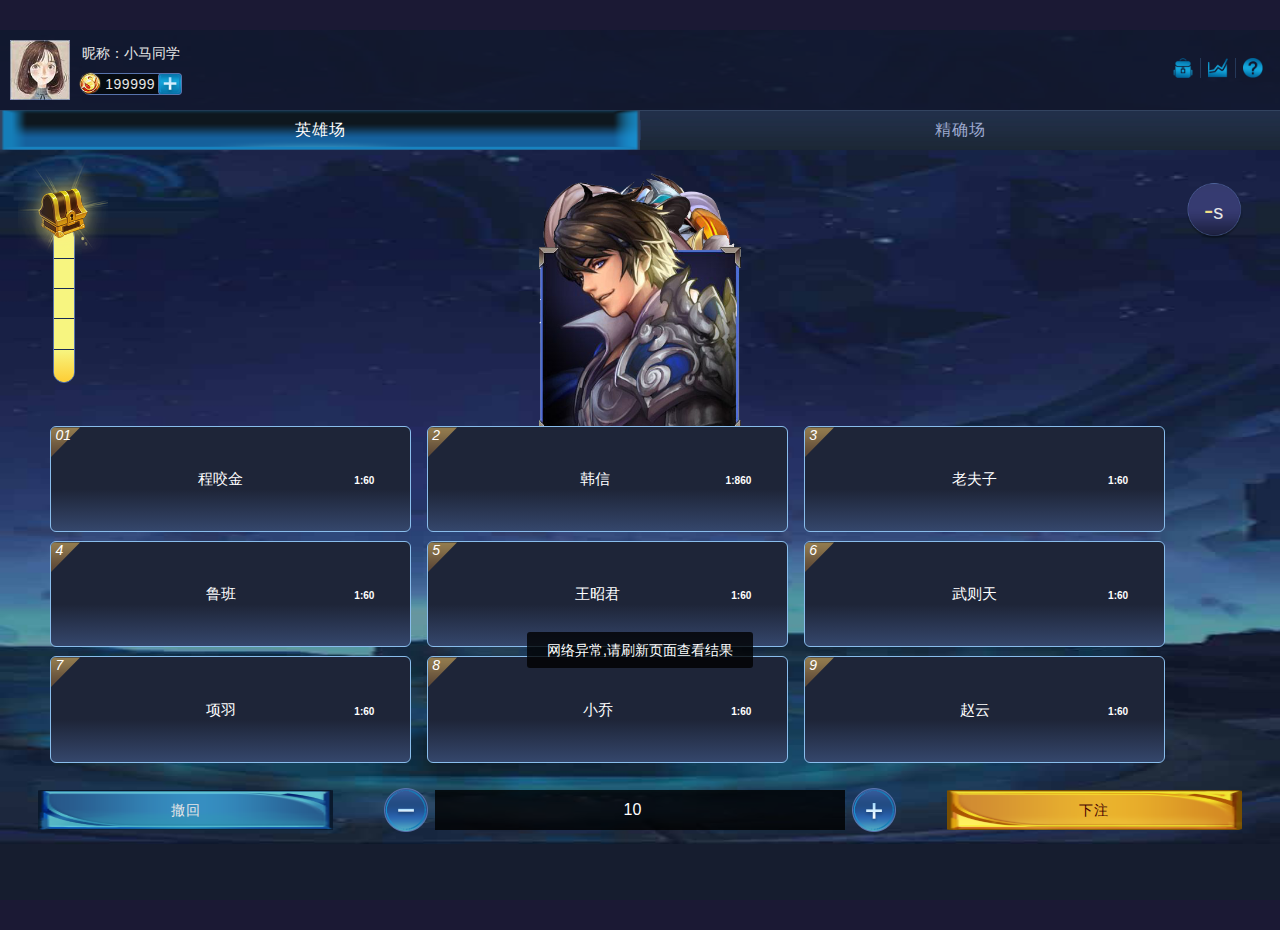
<file: wrap/game2.html>
<!DOCTYPE html>
<html>
<head lang="zh">
    <meta charset="utf-8">
    <title></title>
    <meta http-equiv="Content-Type" content="text/html; charset=UTF-8">
    <meta http-equiv="X-UA-Compatible" content="IE=edge,chrome=1">
    <meta name="viewport" content="width=device-width, initial-scale=1.0, minimum-scale=1.0, maximum-scale=1.0, user-scalable=no">
    <meta name="format-detection" content="telephone=no,email=no"/>
    <!-- <link rel="shortcut icon" href="{HOME_THEME_PATH}images/base/title.png"> -->
    <meta name="applicable-device" content="pc,mobile"/>
    <script src="js/jquery.min.js"></script>
    <script src="js/iscroll.js"></script>
    <script src="js/swiper.min.js"></script>
    <script src="js/fastclick.js"></script>
    <link rel="stylesheet" href="css/base.css">
    <link rel="stylesheet" href="css/game2.css?v=1">
    <link rel="stylesheet" href="css/bag.css?v=1">
    <link rel="stylesheet" href="css/swiper.min.css">

</head>
    <body onselectstart="return false;" oncontextmenu="self.event.returnValue=false;">
    <div class='loadingbox' id='loadingbox'>
        <img src="images/game_logo.png"/>
        <span>LOADING</span>
    </div>
    <div class='alert_box' id='BAG'>
        <div class='alert_body'>
            <div class='alert_title'>
                <span>我的背包</span>
                <div class='alert_close'>
                    <img src="images/alert_close_btn.png"/>
                </div>
            </div>
            <div class='alert_content'>
                <div class='bag_body'>
                    <!----------BAG START------------>
                    <div class="person">
                            <ul>
                                <li class='selected'>
                                    <img src="./images/mine-person-bg1.png" alt="" class="four-angle">
                                    <div class="person-top">
                                        <img src="./images/mine-person_12.png" alt="">
                                    </div>
                                    <div class="person-top1">
                                        <img src="./images/mine-person-bg2.png" alt="">
                                        <div class="line"></div>
                                        <div class="collect-all">已集齐</div>

                                        <div class="hero">
                                            <div class="hero-main">
                                                <img src="./images/mine-person-hero.png" alt="">
                                            </div>
                                        </div>
                                        <a href="javascript:;" class="click-all">
                                            <div class="click">点击兑换</div>
                                        </a>
                                    </div>
                                </li>
                                <li>
                                    <img src="./images/mine-person-bg1.png" alt="" class="four-angle">
                                    <div class="person-top">
                                        <img src="./images/mine-person_05.png" alt="">
                                        <div class="name-bg">小乔</div>
                                        <div class="line"></div>
                                    </div>
                                    <div class="person-top1">
                                        <img src="./images/mine-person-bg2.png" alt="">
                                    </div>
                                     <div class="shade">
                                        <div class="shade-title">
                                            <div class="lock-main">
                                                <img src="./images/mine-person-lock.png" alt="">
                                            </div>
                                            <p>小乔</p>
                                        </div>
                                    </div>
                                </li>
                                <li class="on">
                                    <img src="./images/mine-person-bg1.png" alt="" class="four-angle">
                                    <div class="person-top">
                                        <img src="./images/mine-person_06.png" alt="">
                                        <div class="name-bg" >王昭君</div>
                                        <div class="line"></div>
                                    </div>
                                    <div class="person-top1">
                                        <img src="./images/mine-person-bg2.png" alt="">
                                    </div>
                                    <div class="shade">
                                        <div class="shade-title">
                                            <div class="lock-main">
                                                <img src="./images/mine-person-lock.png" alt="">
                                            </div>
                                            <p>王昭君</p>
                                        </div>
                                    </div>
                                </li>
                                <li>
                                    <img src="./images/mine-person-bg1.png" alt="">
                                    <div class="person-top">
                                        <img src="./images/mine-person_01.png" alt="">
                                        <div class="name-bg">赵云</div>
                                        <div class="line"></div>
                                    </div>
                                    <div class="person-top1">
                                        <img src="./images/mine-person-bg2.png" alt="">
                                    </div>
                                    <div class="shade">
                                        <div class="shade-title">
                                            <div class="lock-main">
                                                <img src="./images/mine-person-lock.png" alt="">
                                            </div>
                                            <p>赵云</p>
                                        </div>
                                    </div>
                                </li>
                                <li>
                                    <img src="./images/mine-person-bg1.png" alt="" class="four-angle">
                                    <div class="person-top">
                                        <img src="./images/mine-person_02.png" alt="">
                                        <div class="name-bg">项羽</div>
                                        <div class="line"></div>
                                    </div>
                                    <div class="person-top1">
                                        <img src="./images/mine-person-bg2.png" alt="">
                                    </div>
                                    <div class="shade">
                                        <div class="shade-title">
                                            <div class="lock-main">
                                                <img src="./images/mine-person-lock.png" alt="">
                                            </div>
                                            <p>项羽</p>
                                        </div>
                                    </div>
                                </li>
                                <li>
                                    <img src="./images/mine-person-bg1.png" alt="" class="four-angle">
                                    <div class="person-top">
                                        <img src="./images/mine-person_03.png" alt="">
                                        <div class="name-bg">孙尚香</div>
                                        <div class="line"></div>
                                    </div>
                                    <div class="person-top1">
                                        <img src="./images/mine-person-bg2.png" alt="">
                                    </div>
                                    <div class="shade">
                                        <div class="shade-title">
                                            <div class="lock-main">
                                                <img src="./images/mine-person-lock.png" alt="">
                                            </div>
                                            <p>孙尚香</p>
                                        </div>
                                    </div>
                                </li>
                                <li>
                                    <img src="./images/mine-person-bg1.png" alt="" class="four-angle">
                                    <div class="person-top">
                                        <img src="./images/mine-person_04.png" alt="">
                                        <div class="name-bg">阿珂</div>
                                        <div class="line"></div>
                                    </div>
                                    <div class="person-top1">
                                        <img src="./images/mine-person-bg2.png" alt="">
                                    </div>
                                    <div class="shade">
                                        <div class="shade-title">
                                            <div class="lock-main">
                                                <img src="./images/mine-person-lock.png" alt="">
                                            </div>
                                            <p>阿珂</p>
                                        </div>
                                    </div>
                                </li>

                                <li>
                                    <img src="./images/mine-person-bg1.png" alt="" class="four-angle">
                                    <div class="person-top">
                                        <img src="./images/mine-person_07.png" alt="">
                                        <div class="name-bg">老夫子</div>
                                        <div class="line"></div>
                                    </div>
                                    <div class="person-top1">
                                        <img src="./images/mine-person-bg2.png" alt="">
                                    </div>
                                    <div class="shade">
                                        <div class="shade-title">
                                            <div class="lock-main">
                                                <img src="./images/mine-person-lock.png" alt="">
                                            </div>
                                            <p>老夫子</p>
                                        </div>
                                    </div>
                                </li>

                                <li>
                                    <img src="./images/mine-person-bg1.png" alt="" class="four-angle">
                                    <div class="person-top">
                                        <img src="./images/mine-person_08.png" alt="">
                                        <div class="name-bg">鲁班</div>
                                        <div class="line"></div>
                                    </div>
                                    <div class="person-top1">
                                        <img src="./images/mine-person-bg2.png" alt="">
                                    </div>
                                    <div class="shade">
                                        <div class="shade-title">
                                            <div class="lock-main">
                                                <img src="./images/mine-person-lock.png" alt="">
                                            </div>
                                            <p>鲁班</p>
                                        </div>
                                    </div>
                                </li>
                                <li>
                                    <img src="./images/mine-person-bg1.png" alt="" class="four-angle">
                                    <div class="person-top">
                                        <img src="./images/mine-person_09.png" alt="">
                                        <div class="name-bg">高渐离</div>
                                        <div class="line"></div>
                                    </div>
                                    <div class="person-top1">
                                        <img src="./images/mine-person-bg2.png" alt="">
                                    </div>
                                    <div class="shade">
                                        <div class="shade-title">
                                            <div class="lock-main">
                                                <img src="./images/mine-person-lock.png" alt="">
                                            </div>
                                            <p>高渐离</p>
                                        </div>
                                    </div>
                                </li>
                                <li>
                                    <img src="./images/mine-person-bg1.png" alt="" class="four-angle">
                                    <div class="person-top">
                                        <img src="./images/mine-person_10.png" alt="">
                                        <div class="name-bg">韩信</div>
                                        <div class="line"></div>
                                    </div>
                                    <div class="person-top1">
                                        <img src="./images/mine-person-bg2.png" alt="">
                                    </div>
                                    <div class="shade">
                                        <div class="shade-title">
                                            <div class="lock-main">
                                                <img src="./images/mine-person-lock.png" alt="">
                                            </div>
                                            <p>韩信</p>
                                        </div>
                                    </div>
                                </li>
                                <li>
                                    <img src="./images/mine-person-bg1.png" alt="" class="four-angle">
                                    <div class="person-top">
                                        <img src="./images/mine-person_11.png" alt="">
                                        <div class="name-bg">程咬金</div>
                                        <div class="line"></div>
                                    </div>
                                    <div class="person-top1">
                                        <img src="./images/mine-person-bg2.png" alt="">
                                    </div>
                                    <div class="shade">
                                        <div class="shade-title">
                                            <div class="lock-main">
                                                <img src="./images/mine-person-lock.png" alt="">
                                            </div>
                                            <p>程咬金</p>
                                        </div>
                                    </div>
                                </li>
                            </ul>
                    </div>
                    <!----------BAG END------------>
                </div>
            </div>
        </div>
    </div>
     <div class='alert_box' id='PAY'>
        <div class='alert_body'>
            <div class='alert_title'>
                <span>金币充值</span>
                <div class='alert_close'>
                    <img src="images/alert_close_btn.png"/>
                </div>
            </div>
            <div class='alert_content'>
                <div class='coin_list'>
                    <span class='coin_li'>
                        <span><img src="images/pay_coin_icon_1.png"/></span>
                        <b>￥10</b>
                        <a class='coin_btn btn_y'>购买</a>
                    </span>
                    <div class='clear'></div>

                    <span class='coin_li'>
                        <span><img src="images/pay_coin_icon_2.png"/></span>
                        <b>￥20</b>
                        <a class='coin_btn btn_y'>购买</a>
                    </span>
                    <div class='clear'></div>

                    <span class='coin_li'>
                        <span><img src="images/pay_coin_icon_3.png"/></span>
                        <b>￥50</b>
                        <a class='coin_btn btn_y'>购买</a>
                    </span>
                    <div class='clear'></div>

                    <span class='coin_li'>
                        <span><img src="images/pay_coin_icon_4.png"/></span>
                        <b>￥100</b>
                        <a class='coin_btn btn_y'>购买</a>
                    </span>
                    <div class='clear'></div>

                    <span class='coin_li'>
                        <span><img src="images/pay_coin_icon_5.png"/></span>
                        <b>￥200</b>
                        <a class='coin_btn btn_y'>购买</a>
                    </span>
                    <div class='clear'></div>

                    <span class='coin_li'>
                        <span><img src="images/pay_coin_icon_6.png"/></span>
                        <b>￥500</b>
                        <a class='coin_btn btn_y'>购买</a>
                    </span>
                    <div class='clear'></div>
                </div>
            </div>
        </div>
    </div>
    <div class='alert_box' id='LINE'>
        <div class='alert_body'>
            <div class='alert_title'>
                <span>走势图</span>
                <div class='alert_close'>
                    <img src="images/alert_close_btn.png"/>
                </div>
            </div>
            <div class='alert_content'>
            <table class='line_table'>
                <tr>
                    <th class='line_left'><span>期号</span></th>
                    <th><span>大</span></th>
                    <th><span>小</span></th>
                    <th><span>单</span></th>
                    <th><span>双</span></th>
                    <th><span>三条</span></th>
                    <th class='line_left'><span>顺子</span></th>
                    <th><span>英雄</span></th>
                </tr>
                <tr>
                    <td>0572</td>
                    <td><img src="images/line_icon_y.png"></td>
                    <td></td>
                    <td><img src="images/line_icon_b.png"></td>
                    <td></td>
                    <td><img src="images/line_icon_b.png"></td>
                    <td></td>
                    <td>王昭君</td>
                </tr>
            </table>
            </div>
        </div>
    </div>
    <div class='alert_box' id='QUES'>
        <div class='alert_body'>
            <div class='alert_title'>
                <span>帮助</span>
                <div class='alert_close'>
                    <img src="images/alert_close_btn.png"/>
                </div>
            </div>
        </div>
    </div>
    <div class='page_box'>
        <div class='page_bg'>
            <img src="images/bg.jpg"/>
        </div>
        <div class='page_body'>

            <div class='header'>
                <div class='infobox'>
                    <div class='headimg'>
                        <img src="images/headimg.jpg" onerror='this.src="images/channel_qrcode_errorimg.png"'/>
                    </div>
                    <span class='header_nickname'>昵称：小马同学</span>
                    <div class='header_coin_box'>
                        <div class='header_coin'><img src="images/header_coin.png"/></div>
                        <span class='header_coinnum'>199999</span>
                        <div class='header_plus btn' name='PAY'><img src="images/header_plus.png"/></div>
                    </div>
                </div>
                <div class='btnbox'>
                    <span class='header_icon_bag btn' name='BAG'><img src="images/header_icon_bag.png"/></span>
                    <span class='header_icon_line btn' name='LINE'><img src="images/header_icon_line.png"/></span>
                    <span class='header_icon_ques btn' name='QUES'><img src="images/header_icon_ques.png"/></span>
                </div>
            </div>
            <div class='clear'></div>

            <div class='game_box'>
                <div class='game_nav'>
                    <span name='HERO' class='on'>英雄场</span>
                    <span name='NUM'>精确场</span><!--
                    <span name='SING-PLUR'>单双场</span> -->
                </div>
                <div class='game_content'>


                    <div id='HERO' class='on'>
                        <div class='game_show'>
                            <div class='game_logo'>
                                <div class="imageflow">
                                    <span><img src="images/hero_1.png"/></span>
                                    <span><img src="images/hero_2.png"/></span>
                                    <span><img src="images/hero_3.png"/></span>
                                    <span><img src="images/hero_4.png"/></span>
                                    <span><img src="images/hero_5.png"/></span>
                                    <span><img src="images/hero_6.png"/></span>
                                    <span><img src="images/hero_7.png"/></span>
                                    <span><img src="images/hero_8.png"/></span>
                                    <span><img src="images/hero_9.png"/></span>
                                </div>
                                <div class='choose_border'><img src='images/showhero_border.png'/></div>
                            </div>
                            <div class='game_chest_box'>
                                <div class='game_chest_rate'>
                                    <span class='on'></span>
                                    <span class='on'></span>
                                    <span class='on'></span>
                                    <span class='on'></span>
                                    <span class='on'></span>
                                </div>
                                <div class='game_chest_light'>
                                    <img src="images/game_chest_light.png"/>
                                </div>
                                <div class='game_chest_img game_chest_img_on'>
                                </div>
                            </div>
                            <div class='game_timer_box'>
                                <div class='game_timer_bg'>
                                    <img src="images/game_timer_bg.png"/>
                                </div>
                                <span><a>-</a>s</span>
                            </div>
                        </div>
                        <div class='game_choose'>
                            <span>
                            <i>01</i>
                            <a>程咬金<b>1:60</b></a>
                            </span>
                            <span><i>2</i><a>韩信<b>1:860</b></a></span>
                            <span><i>3</i><a>老夫子<b>1:60</b></a></span>
                            <span><i>4</i><a>鲁班<b>1:60</b></a></span>
                            <span><i>5</i><a>王昭君<b>1:60</b></a></span>
                            <span><i>6</i><a>武则天<b>1:60</b></a></span>
                            <span><i>7</i><a>项羽<b>1:60</b></a></span>
                            <span><i>8</i><a>小乔<b>1:60</b></a></span>
                            <span><i>9</i><a>赵云<b>1:60</b></a></span>
                        </div>
                        <div class='game_input'>
                            <div class="z_show">
                                    停&nbsp;止&nbsp;下&nbsp;单
                            </div>
                            <span class='max btn_b'>撤回</span>
                            <span class='deal btn_y'>下注</span>
                            <div class='moneyinput'>
                                <input type="number" value="10" onchange="check_value(this);"/>
                                <div class='minus'><img src="images/btn_game_minus.png"/></div>
                                <div class='plus'><img src="images/btn_game_plus.png"/></div>
                            </div>
                        </div>
                    </div>

                    <div id='NUM'>
                        <div class='game_show'>
                            <div class='game_logo'>
                                <span>王者荣耀在线人数竞猜</span>
                                <a class='game_allnum'>123,127,555</a>
                                <img src="images/game_num_box_bg.png"/>
                                <div class='game_num_box'>
                                    <span>
                                        <img src="images/game_num_border.png">
                                        <div>
                                            <a>0</a>
                                            <a>1</a>
                                            <a>2</a>
                                            <a>3</a>
                                            <a>4</a>
                                            <a>5</a>
                                            <a>6</a>
                                            <a>7</a>
                                            <a>8</a>
                                            <a>9</a>
                                        </div>
                                    </span>
                                    <span>
                                        <img src="images/game_num_border.png">
                                        <div>
                                            <a>0</a>
                                            <a>1</a>
                                            <a>2</a>
                                            <a>3</a>
                                            <a>4</a>
                                            <a>5</a>
                                            <a>6</a>
                                            <a>7</a>
                                            <a>8</a>
                                            <a>9</a>
                                        </div>
                                    </span>
                                    <span>
                                        <img src="images/game_num_border.png">
                                        <div>
                                            <a>0</a>
                                            <a>1</a>
                                            <a>2</a>
                                            <a>3</a>
                                            <a>4</a>
                                            <a>5</a>
                                            <a>6</a>
                                            <a>7</a>
                                            <a>8</a>
                                            <a>9</a>
                                        </div>
                                    </span>
                                </div>
                                <div class='game_num_end'>
                                    <img src="images/game_num_end_bg.png"/>
                                    <span>7+2+3=12</span>
                                    <a>小</a>
                                </div>
                            </div>
                            <div class='game_chest_box'>
                                <div class='game_chest_rate'>
                                    <span class='on'></span>
                                    <span class='on'></span>
                                    <span class='on'></span>
                                    <span class='on'></span>
                                    <span class='on'></span>
                                </div>
                                <div class='game_chest_light'>
                                    <img src="images/game_chest_light.png"/>
                                </div>
                                <div class='game_chest_img game_chest_img_on'>
                                </div>
                            </div>
                            <div class='game_timer_box'>
                                <div class='game_timer_bg'>
                                    <img src="images/game_timer_bg.png"/>
                                </div>
                                <span><a>-</a>s</span>
                            </div>
                        </div>
                        <!-- <div class='game_num_show'>
                            <div class='game_num_bg'>
                                <img src="images/game_num_bg.png"/>
                            </div>
                            <p>王者荣耀同时在线人数竞猜开奖</p>
                            <span></span>
                            <div class='game_num_stat'>
                               <b>大</b>
                            </div>
                        </div> -->
                        <div class='game_choose'>
                            <span class='big'><i>1</i><a>大<b>1:2</b></a></span>
                            <span class='singular'><i>2</i><a>单号<b>1:60</b></a></span>
                            <span class='straight'><i>3</i><a>顺子<b>1:60</b></a></span>
                            <span class='little'><i>4</i><a>小<b>1:2</b></a></span>
                            <span class='dual'><i>5</i><a>双号<b>1:60</b></a></span>
                            <span class='set'><i>6</i><a>三条<b>1:60</b></a></span>
                        </div>

                        <div class='game_input'>
                              <div class="z_show">
                                    停&nbsp;止&nbsp;下&nbsp;单
                            </div>
                            <span class='max btn_b'>撤回</span>
                            <span class='deal btn_y'>下注</span>
                            <div class='moneyinput'>
                                <input type="number" value="10" onchange="check_value(this);"/>
                                <div class='minus'><img src="images/btn_game_minus.png"/></div>
                                <div class='plus'><img src="images/btn_game_plus.png"/></div>
                            </div>

                        </div>
                    </div>

<!--


                    <div id='SING-PLUR'>
                        <div class='game_show'>
                            <div class='game_logo'>
                                <img src="images/game_logo.png"/>
                            </div>
                            <div class='game_chest_box'>
                                <div class='game_chest_rate'>
                                    <span></span>
                                    <span></span>
                                    <span></span>
                                    <span class='on'></span>
                                    <span class='on'></span>
                                </div>
                                <div class='game_chest_light none'>
                                    <img src="images/game_chest_light.png"/>
                                </div>
                                <div class='game_chest_img'>
                                </div>
                            </div>
                            <div class='game_timer_box'>
                                <div class='game_timer_bg'>
                                    <img src="images/game_timer_bg.png"/>
                                </div>
                                <span><a>-</a>s</span>
                            </div>
                        </div>
                        <div class='game_num_show'>
                            <div class='game_num_bg'>
                                <img src="images/game_num_bg.png"/>
                            </div>
                            <p>王者荣耀同时在线人数竞猜开奖</p>
                            <span></span>
                            <div class='game_num_stat'>
                               <b>单</b>
                               <b>双</b>
                            </div>
                        </div>
                        <div class='game_choose'>
                            <span class='on'><a>三条<b>1:60</b></a></span>
                            <span><a>顺子<b>1:60</b></a></span>
                            <span><a>单号<b>1:60</b></a></span>
                            <span><a>双号<b>1:60</b></a></span>
                        </div>
                        <div class='game_input'>
                            <span class='max btn_b'>最大</span>
                            <span class='deal btn_y'>下注</span>
                            <div class='moneyinput'>
                                <input type="number" value="10" onchange="check_value(this);"/>
                                <div class='minus'><img src="images/btn_game_minus.png"/></div>
                                <div class='plus'><img src="images/btn_game_plus.png"/></div>
                            </div>
                        </div>
                    </div>
 -->

                </div>

            </div>

        </div>

    </div>

    <script src='js/numberAnimate.js'></script>
    <script src="js/base.js"></script>
    <script src="js/game2.js"></script>
    <script type="text/javascript">
    // console.log($('.game_choose span'));
        // $('.game_choose span').on('click',function(){
        //     console.log($(this));
        //     $this =  $(this);
        //     $this.addClass("once")
        // })
        $('.game_choose').on('click',$('.game_choose span'),function(){

            // $this =  $(this);
            // console.log($this);
            $('.game_choose span').addClass("once")
        })
        //     $this = $(this)
        //     console.log($(this));
    </script>

    </body>
</html>
</file>
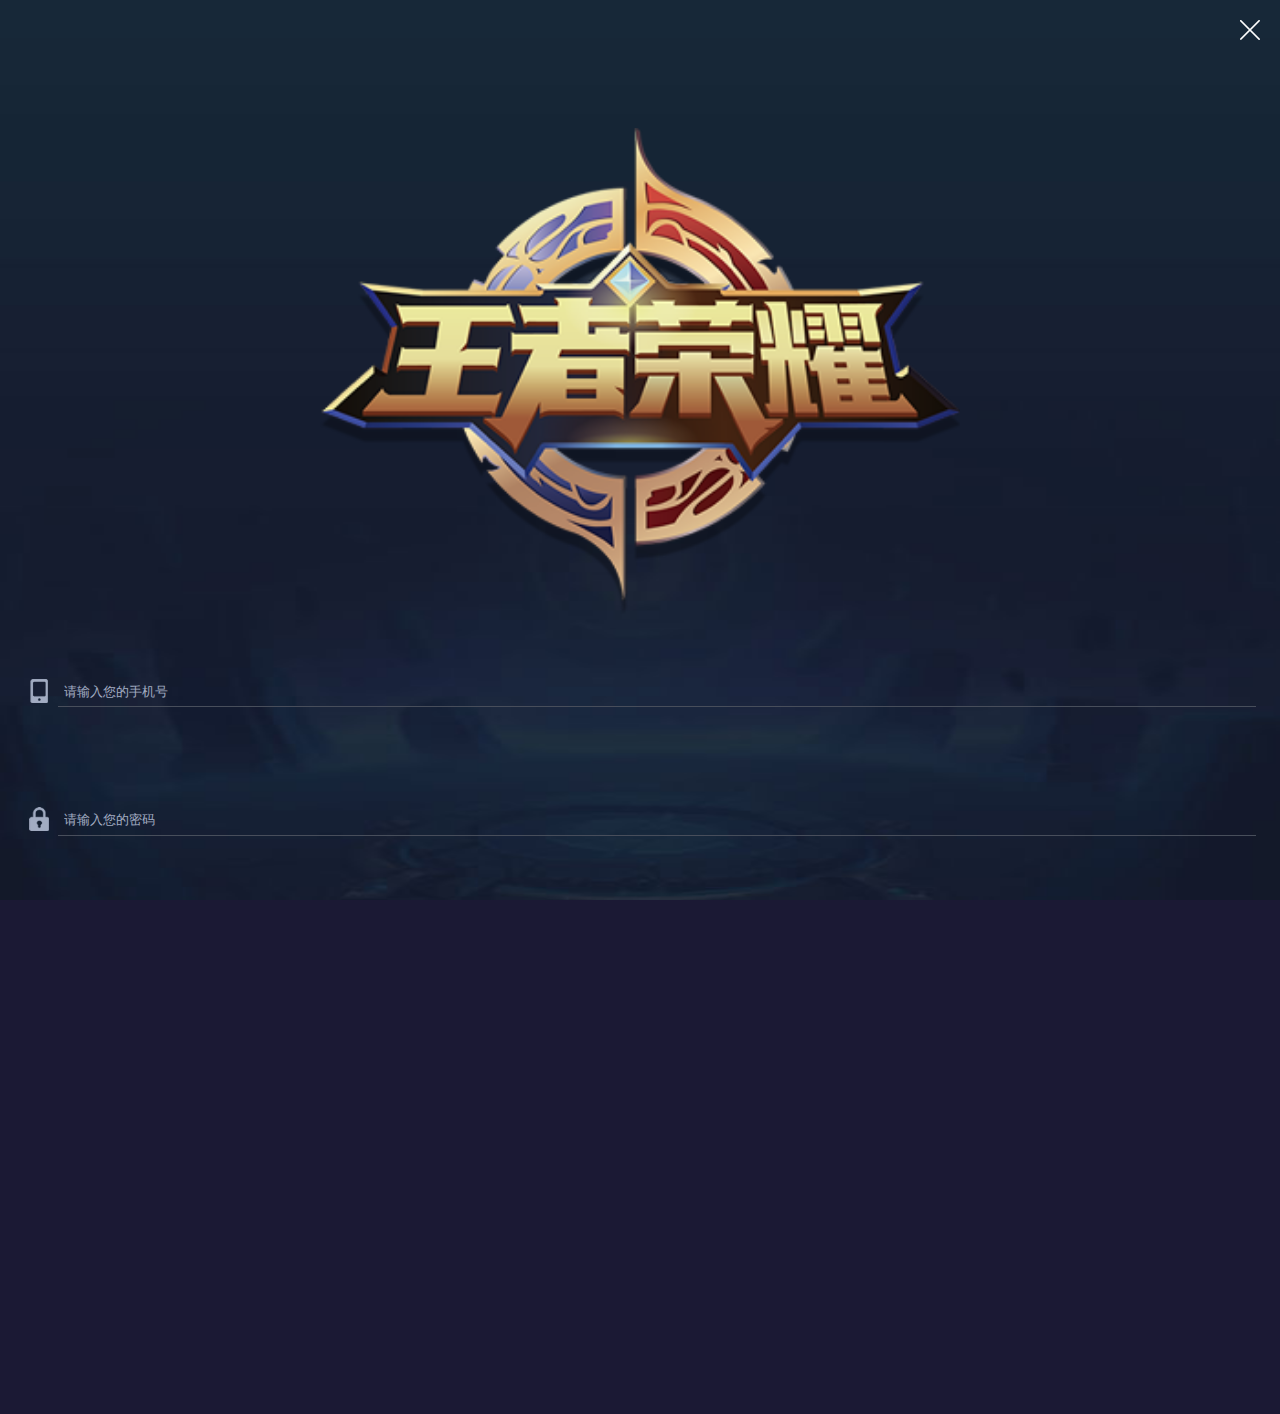
<file: wrap/login.html>
<!DOCTYPE html>
<html>
<head lang="zh">
    <meta charset="utf-8">
    <title></title>
    <meta http-equiv="Content-Type" content="text/html; charset=UTF-8">
    <meta http-equiv="X-UA-Compatible" content="IE=edge,chrome=1">
    <meta name="viewport" content="width=device-width, initial-scale=1.0, minimum-scale=1.0, maximum-scale=1.0, user-scalable=no">
    <meta name="format-detection" content="telephone=no,email=no"/>
    <!-- <link rel="shortcut icon" href="{HOME_THEME_PATH}images/base/title.png"> -->
    <meta name="applicable-device" content="pc,mobile"/>
    <script src="js/jquery.min.js"></script>
    <script src="js/iscroll.js"></script>
    <script src="js/swiper.min.js"></script>
    <script src="js/fastclick.js"></script>
    <link rel="stylesheet" href="css/base.css">
    <link rel="stylesheet" href="css/login.css">
    <link rel="stylesheet" href="css/swiper.min.css">
    <script src="js/base.js"></script>
    <script type="text/javascript">
        var verifyTimer = null;
        var verifySecond = 60;
        var nowSecond = 0;
        function returnIndexPage(){
            window.location.href = 'index.html';
        }
        function page_onload(){
            //initPage();
            if($_GET['page'] && $('.'+$_GET['page']+'_box').length > 0){
                $('.'+$_GET['page']+'_box').show();
            }else{
                $('.login_box').show();
            }
            $('.login_reg').on('click',function(){
                $('.view_box').hide();
                $('.regist_box').show();
            });
            $('.login_forget').on('click',function(){
                $('.view_box').hide();
                $('.forget_box').show();
            });
            $('.login_index').on('click',function(){
                returnIndexPage();
            });
            $('.close_btn').on('click',function(){
                returnIndexPage();
            });
            $('.login_submit>span').on('click',function(){
                login();
            });
            $('.regist_submit>span').on('click',function(){
                regist();
            });
            $('.forget_submit>span').on('click',function(){
                forget();
            });
            BindVeriftyBtn();
        }
        function login(){
            var phonenum = $('#login_phonenum').val();
            var verify = $('#login_verify').val();
            var password = $('#login_password').val();
            if(phonenum==''){
                errorMsg('请填写手机号');
                return false;
            }
            if(password==''){
                errorMsg('请填写密码');
                return false;
            }
            //AJAX

            //success
            //returnIndexPage();

            //error
            //errorMsg(msg);
        }
        function regist(){
            var phonenum = $('#regist_phonenum').val();
            var verify = $('#regist_verify').val();
            var password = $('#regist_password').val();
            if(phonenum==''){
                errorMsg('请填写手机号');
                return false;
            }
            if(verify==''){
                errorMsg('请填写验证码');
                return false;
            }
            if(password==''){
                errorMsg('请填写密码');
                return false;
            }
            //AJAX

            //success
            //returnIndexPage();

            //error
            //errorMsg(msg);
        }
        function forget(){
            var phonenum = $('#forget_phonenum').val();
            var verify = $('#forget_verify').val();
            var password = $('#forget_password').val();
            if(phonenum==''){
                errorMsg('请填写手机号');
                return false;
            }
            if(verify==''){
                errorMsg('请填写验证码');
                return false;
            }
            if(password==''){
                errorMsg('请填写新密码');
                return false;
            }
            //AJAX

            //success
            //returnIndexPage();

            //error
            //errorMsg(msg);
        }
        function BindVeriftyBtn(){
            $('.verify_input>b>a').on('click',function(){
                var phonenum = $(this).parent().parent().parent().find('[name="phonenum"]').val();
                if(phonenum==''){
                    errorMsg('请填写手机号');
                    return false;
                }
                //AJAX
                nowSecond = verifySecond;
                errorMsg('发送成功');
                $(this).addClass('unclick');
                $('.verify_input>b>a').unbind('click');
                $('.verify_input>b>a').html('重新发送('+nowSecond+')');
                verifyTimer = setInterval(function(){
                    nowSecond--;
                    if( nowSecond <= 0 ){
                        $('.verify_input>b>a').removeClass('unclick');
                        $('.verify_input>b>a').html('获取验证码');
                        BindVeriftyBtn();
                        clearInterval(verifyTimer);
                        verifyTimer = null;
                    }else{
                        $('.verify_input>b>a').html('重新发送('+nowSecond+')');
                    }
                },1000);
            })
        }
    </script>
</head>
    <body onselectstart="return false;" oncontextmenu="self.event.returnValue=false;">
    <!-- <div class='loadingbox' id='loadingbox'>
        <img src="images/game_logo.png"/>
        <span>LOADING</span>
    </div> -->
    <div class='page_box'>
        <div class='page_bg'>
            <img src="images/login_bg.jpg"/>
        </div>

        <div class='page_body'>
            <div class='login_box view_box'>
                <div class='close_btn'>
                    <img src="images/login_close_btn.png"/>
                </div>
                <div class='login_logo'>
                    <img src="images/game_logo.png"/>
                </div>
                <div class='login_content'>
                    <div class='regist_input'>
                        <span>
                            <img src="images/icon_phone.png"/>
                        </span>
                        <b>
                            <input type="number" name="phonenum" id='login_phonenum' placeholder="请输入您的手机号" />
                        </b>
                    </div>
                    <div class='login_input'>
                        <span>
                            <img src="images/icon_lock.png"/>
                        </span>
                        <b>
                            <input type="password" name="password" id='login_password' placeholder="请输入您的密码" />
                        </b>
                    </div>
                </div>
                <div class='login_submit'>
                    <span>登陆</span>
                </div>
                <div class='login_reg'>
                    <span>还没账号？请先注册</span>
                </div>
                <div class='login_other'>
                    <span class='login_index'>随便逛逛</span>
                    <span class='login_forget'>忘记密码</span>
                </div>
                <div class='login_third'>
                    <span><b></b>
                        <a>第三方登陆</a>
                    <b></b></span>
                    <div class='clear'></div>
                    <div class='login_third_op'>
                        <span class='login_wx'>
                            <img src="images/icon_wechat.png"/>
                        </span>
                        <span class='login_qq'>
                            <img src="images/icon_qq.png"/>
                        </span>
                    </div>
                </div>
           </div>
           <div class='regist_box view_box'>
                <div class='close_btn'>
                    <img src="images/login_close_btn.png"/>
                </div>
                <div class='regist_logo'>
                    <img src="images/game_logo.png"/>
                </div>
                <div class='regist_content'>
                    <div class='regist_input'>
                        <span>
                            <img src="images/icon_phone.png"/>
                        </span>
                        <b>
                            <input type="num" name="phonenum" id='regist_phonenum' placeholder="请输入您的手机号" />
                        </b>
                    </div>
                    <div class='regist_input verify_input'>
                        <span>
                            <img src="images/icon_verify.png"/>
                        </span>
                        <b>
                            <input type="text" name="verify" id='regist_verify' placeholder="请输入验证码" />
                            <a>获取验证码</a>
                        </b>
                    </div>
                    <div class='regist_input'>
                        <span>
                            <img src="images/icon_lock.png"/>
                        </span>
                        <b>
                            <input type="password" name="password" id='regist_password' placeholder="请输入您的密码" />
                        </b>
                    </div>
                </div>
                <div class='regist_submit'>
                    <span>注册</span>
                </div>
           </div>

           <div class='forget_box view_box'>
                <div class='close_btn'>
                    <img src="images/login_close_btn.png"/>
                </div>
                <div class='forget_logo'>
                    <img src="images/game_logo.png"/>
                </div>
                <div class='forget_content'>
                    <div class='forget_input'>
                        <span>
                            <img src="images/icon_phone.png"/>
                        </span>
                        <b>
                            <input type="number" name="phonenum" id='forget_phonenum' placeholder="请输入您的手机号" />
                        </b>
                    </div>
                    <div class='forget_input verify_input'>
                        <span>
                            <img src="images/icon_verify.png"/>
                        </span>
                        <b>
                            <input type="text" name="verify" id='forget_verify' placeholder="请输入验证码" />
                            <a>获取验证码</a>
                        </b>
                    </div>
                    <div class='forget_input'>
                        <span>
                            <img src="images/icon_lock.png"/>
                        </span>
                        <b>
                            <input type="password" name="password" id='forget_password' placeholder="请输入新密码" />
                        </b>
                    </div>
                </div>
                <div class='forget_submit'>
                    <span>设置</span>
                </div>
           </div>
        </div>

    </div>
    </body>
</html>
</file>
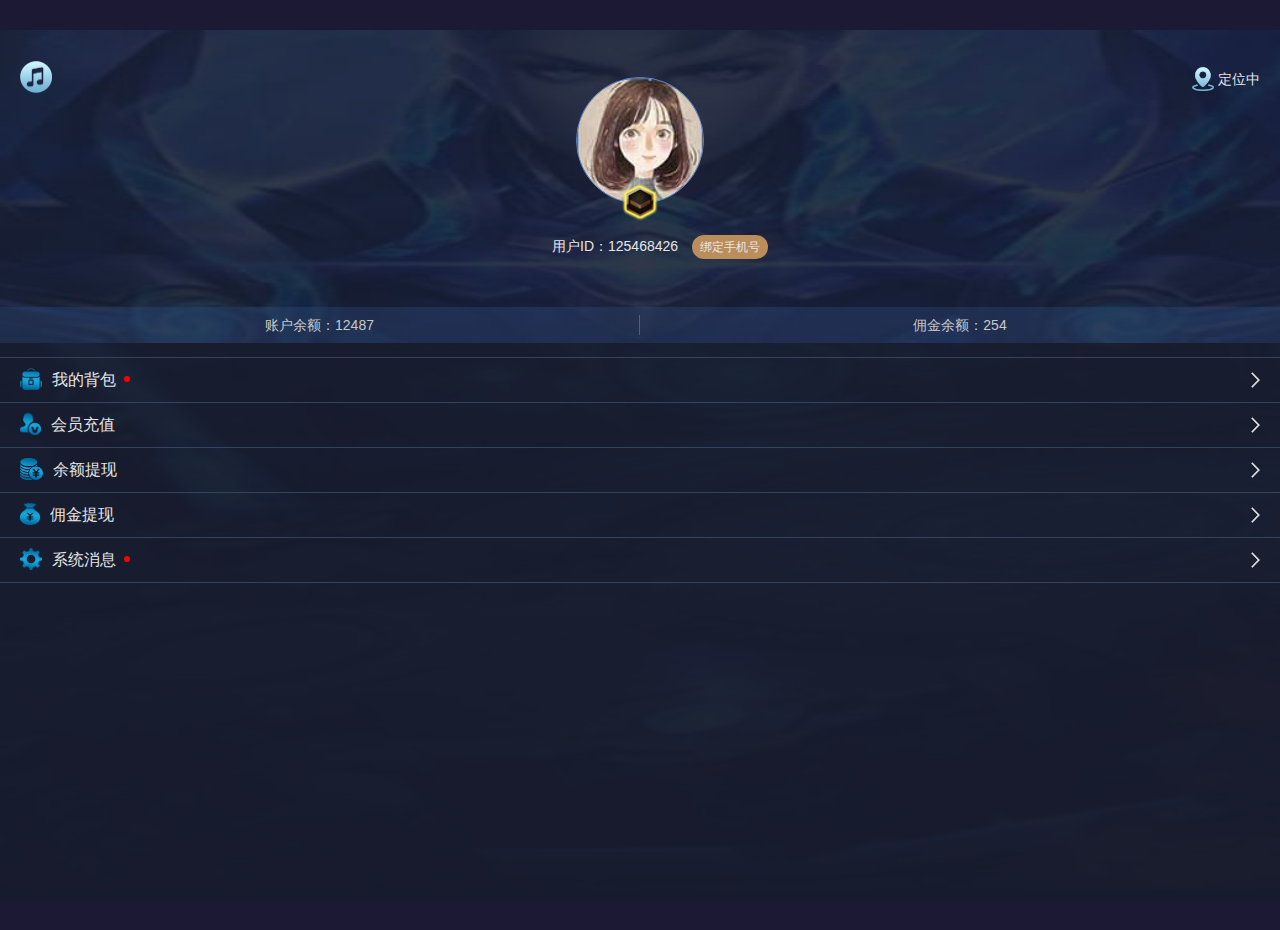
<file: wrap/mine.html>
<!DOCTYPE html>
<html>

<head lang="zh">
    <meta charset="utf-8">
    <title></title>
    <meta http-equiv="Content-Type" content="text/html; charset=UTF-8">
    <meta http-equiv="X-UA-Compatible" content="IE=edge,chrome=1">
    <meta name="viewport"
        content="width=device-width, initial-scale=1.0, minimum-scale=1.0, maximum-scale=1.0, user-scalable=no">
    <meta name="format-detection" content="telephone=no,email=no" />
    <!-- <link rel="shortcut icon" href="{HOME_THEME_PATH}images/base/title.png"> -->
    <meta name="applicable-device" content="pc,mobile" />
    <!-- 测试 -->
    <META HTTP-EQUIV="pragma" CONTENT="no-cache">
    <META HTTP-EQUIV="Cache-Control" CONTENT="no-cache, must-revalidate">
    <META HTTP-EQUIV="expires" CONTENT="0">

    <script src="js/jquery.min.js"></script>
    <script src="js/iscroll.js"></script>
    <script src="js/swiper.min.js"></script>
    <script src="js/fastclick.js"></script>
    <link rel="stylesheet" href="css/base.css">
    <link rel="stylesheet" href="css/mine.css">
    <link rel="stylesheet" href="css/swiper.min.css">
    <script src="js/base.js"></script>
    <script type="text/javascript">

        function getCity() {
            $.getScript('http://int.dpool.sina.com.cn/iplookup/iplookup.php?format=js', function () {
                $('.city>span').html(remote_ip_info.city);
            });
        }
        function showview(view) {
            view.fadeIn(100);
        }
        function hideview(view) {
            view.fadeOut(100);
            //view.animate({'left':'100%'},50);
        }
        function locationview(viewname, page = '') {
            window.parent.navSetOn(viewname);
            var url = page != '' ? viewname + '.html?page=' + page : viewname + '.html';
            window.location.href = url;
        }
        function page_onload() {
            //initPage();
            getCity();

            $('.option_box>div').on('click', function () {
                if ($(this).attr('view')) {
                    var viewname = $(this).attr('view');
                    $(this).find('b').hide();
                    showview($('.' + viewname));
                }
                if ($(this).attr('page')) {
                    locationview($(this).attr('page'), $(this).attr('op'));
                }
            });

            $('.view_btn').on('click', function () {
                hideview($(this).parent());
            })
            $('.vip_list>span').on('click', function () {
                var _self = $(this);
                $('.vip_list>span').removeClass('on');
                _self.addClass('on');
            });
        }
    </script>
</head>

<body onselectstart="return false;" oncontextmenu="self.event.returnValue=false;">
    <!-- <div class='loadingbox' id='loadingbox'>
        <img src="images/game_logo.png"/>
        <span>LOADING</span>
    </div> -->
    <!--
    <div class='mine_view bag_view'>
    </div>
    <div class='mine_view vip_view'>
        <div class='vip_list shop_box' id='VIP'>
            <a>以下所有VIP充值有效期为1个月</a>
            <span class='on'>
                 <div class='vip_flag'><img src="images/icon_vipflag_lv1.png"></div>
                 <div class='vip_icon'><img src="images/icon_vip_lv1.png"></div>
                 <span><b>30</b>元/月</span>
                 <a>赠送20元余额</a>
                 <b>集卡率提高5%</b>
            </span>
            <span>
                 <div class='vip_flag'><img src="images/icon_vipflag_lv2.png"></div>
                 <div class='vip_icon'><img src="images/icon_vip_lv2.png"></div>
                 <span><b>50</b>元/月</span>
                 <a>赠送20元余额</a>
                 <b>集卡率提高10%</b>
            </span>
            <span>
                 <div class='vip_flag'><img src="images/icon_vipflag_lv3.png"></div>
                 <div class='vip_icon'><img src="images/icon_vip_lv3.png"></div>
                 <span><b>100</b>元/月</span>
                 <a>赠送20元余额</a>
                 <b>集卡率提高15%</b>
            </span>
            <span>
                 <div class='vip_flag'><img src="images/icon_vipflag_lv4.png"></div>
                 <div class='vip_icon'><img src="images/icon_vip_lv4.png"></div>
                 <span><b>300</b>元/月</span>
                 <a>赠送20元余额</a>
                 <b>集卡率提高25%</b>
            </span>
            <span>
                 <div class='vip_flag'><img src="images/icon_vipflag_lv5.png"></div>
                 <div class='vip_icon'><img src="images/icon_vip_lv5.png"></div>
                 <span><b>500</b>元/月</span>
                 <a>赠送20元余额</a>
                 <b>集卡率提高50%</b>
            </span>

            <div class='clear'></div>
        </div>
    </div>
    -->
    <!--   <div class='alert_box cash_view'>
      <div class='alert_body'>
          <div class='alert_title'>
              <span>提现余额</span>
              <div class='alert_close'>
                  <img src="images/alert_close_btn.png"/>
              </div>

          </div>
          <div class='alert_content'>
              <span class='view_title'>可提现余额:<a>8174</a></span>
              <input type="number" placeholder="请输入提现金额"/>
              <span class='view_btn charges_submit'>确认提现</span>
              <p class='view_text'>
                  提现说明：<br/>
                  1.提现时间为工作日早上6点至晚上5点<br/>
                  2.提现到账时间以银行实际到账时间<br/>
                  3.提现金额低于50元收取5%手续费<br/>
                  4.提现金额高于100元收取2%手续费<br/>
              </p>
          </div>
      </div>
  </div>
  <div class='alert_box charges_view'>
      <div class='alert_body'>
          <div class='alert_title'>
              <span>提现佣金</span>
              <div class='alert_close'>
                  <img src="images/alert_close_btn.png"/>
              </div>

          </div>
          <div class='alert_content'>
              <span class='view_title'>可提现佣金:<a>8174</a></span>
              <input class='form_input' type="number" placeholder="请输入提现金额"/>
              <span class='view_btn charges_submit'>确认提现</span>
              <p class='view_text'>
                  提现说明：<br/>
                  1.提现时间为工作日早上6点至晚上5点<br/>
                  2.提现到账时间以银行实际到账时间<br/>
                  3.提现金额低于50元收取5%手续费<br/>
                  4.提现金额高于100元收取2%手续费<br/>
              </p>
          </div>
      </div>
  </div>
   -->
    <div class='alert_box setting_view'>
        <div class='alert_body'>
            <div class='alert_title'>
                <span>系统消息</span>
                <div class='alert_close'>
                    <img src="images/alert_close_btn.png" />
                </div>

            </div>
            <div class='alert_content'>
                <span class='setting_li'>
                    系统通知:<a>王者荣耀开放下注!下注即可获得英雄卡!集齐英雄卡有机会赢取大奖!</a>
                </span>
                <span class='setting_li'>
                    活动通知:<a>王者荣耀首次充值满100元赠送100%奖励</a>
                </span>
                <span class='setting_li'>
                    活动通知:<a>王者荣耀首次充值满100元赠送100%奖励dsdss</a>
                </span>
                <span class='setting_li'>
                    活动通知:<a>王者荣耀首次充值满100元赠送100%奖励hhhh</a>
                </span>
                <span class='setting_li'>
                    活动通知:<a>王者荣耀首次充值满100元赠送100%奖励</a>
                </span>
            </div>
        </div>
    </div>

    <div class='page_box'>
        <div class='page_bg'>
            <img src="images/vip_bg.jpg" />
        </div>

        <div class='page_body'>
            <div class='headarea'>
                <div class='headimgbox'>
                    <img src="images/headimg.jpg" />
                    <span>
                        <img src="images/mine_level_1.png" />
                    </span>
                </div>
                <div class='userinfo'>
                    <span>用户ID：125468426</span>
                    <a>绑定手机号</a>
                </div>
                <div class='cashbox'>
                    <span>账户余额：12487</span>
                    <span>佣金余额：254</span>
                </div>
                <span class='musicbtn'>
                    <img src="images/mine_icon_music.png" />
                </span>
                <span class='city'>
                    <img src="images/mine_icon_address.png" />
                    <span>定位中</span>
                </span>
            </div>
            <div class='option_box'>
                <div page='bag_view'>
                    <img src="images/mine_icon_bag.png" />
                    <span>我的背包</span>
                    <a><img src="images/option_arror.png" /></a>
                    <b></b>
                </div>
                <div page='shop' op='vip'>
                    <img src="images/mine_icon_vip.png" />
                    <span>会员充值</span>
                    <a><img src="images/option_arror.png" /></a>
                </div>
                <div page='cash_view'>
                    <img src="images/mine_icon_cash.png" />
                    <span>余额提现</span>
                    <a><img src="images/option_arror.png" /></a>
                </div>
                <div page='charges_view'>
                    <img src="images/mine_icon_charges.png" />
                    <span>佣金提现</span>
                    <a><img src="images/option_arror.png" /></a>
                </div>
                <div view='setting_view'>
                    <img src="images/mine_icon_setting.png" />
                    <span>系统消息</span>
                    <a><img src="images/option_arror.png" /></a>
                    <b></b>
                </div>
            </div>
        </div>



    </div>
</body>

</html>
</file>
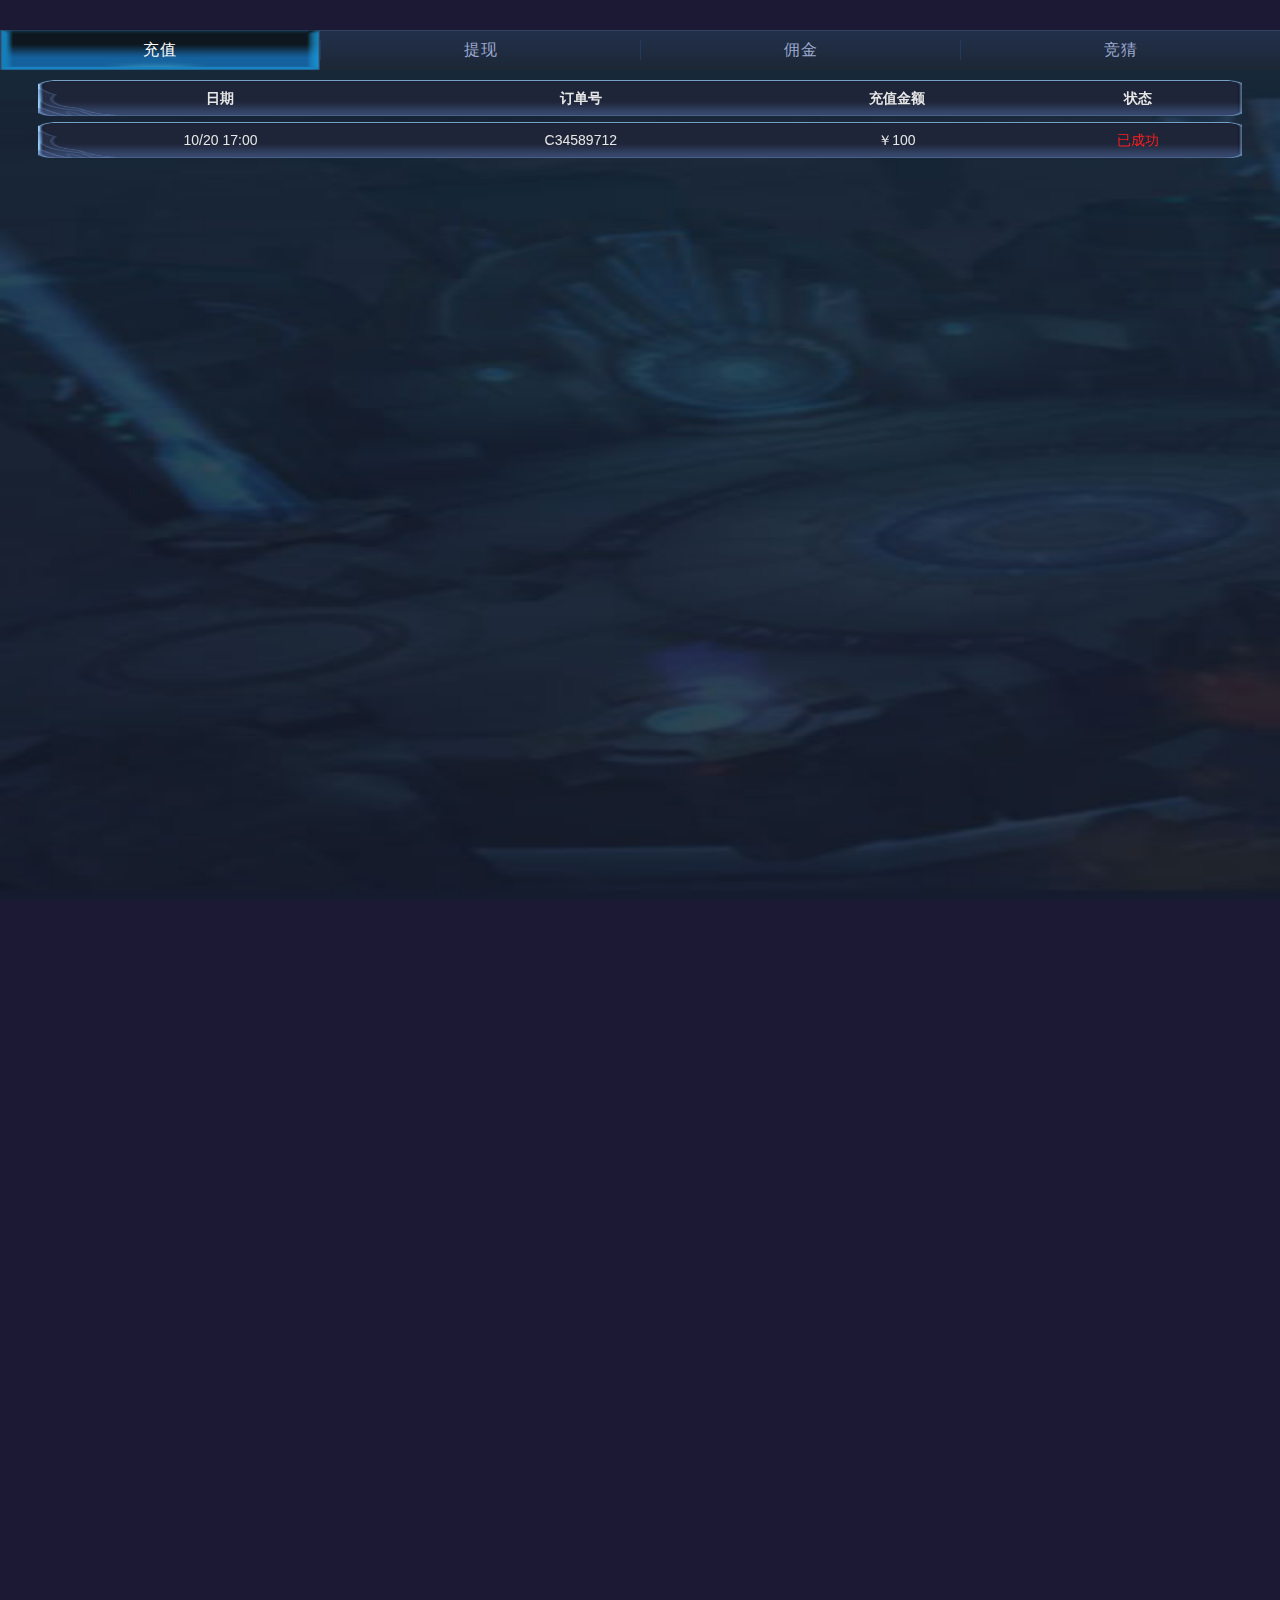
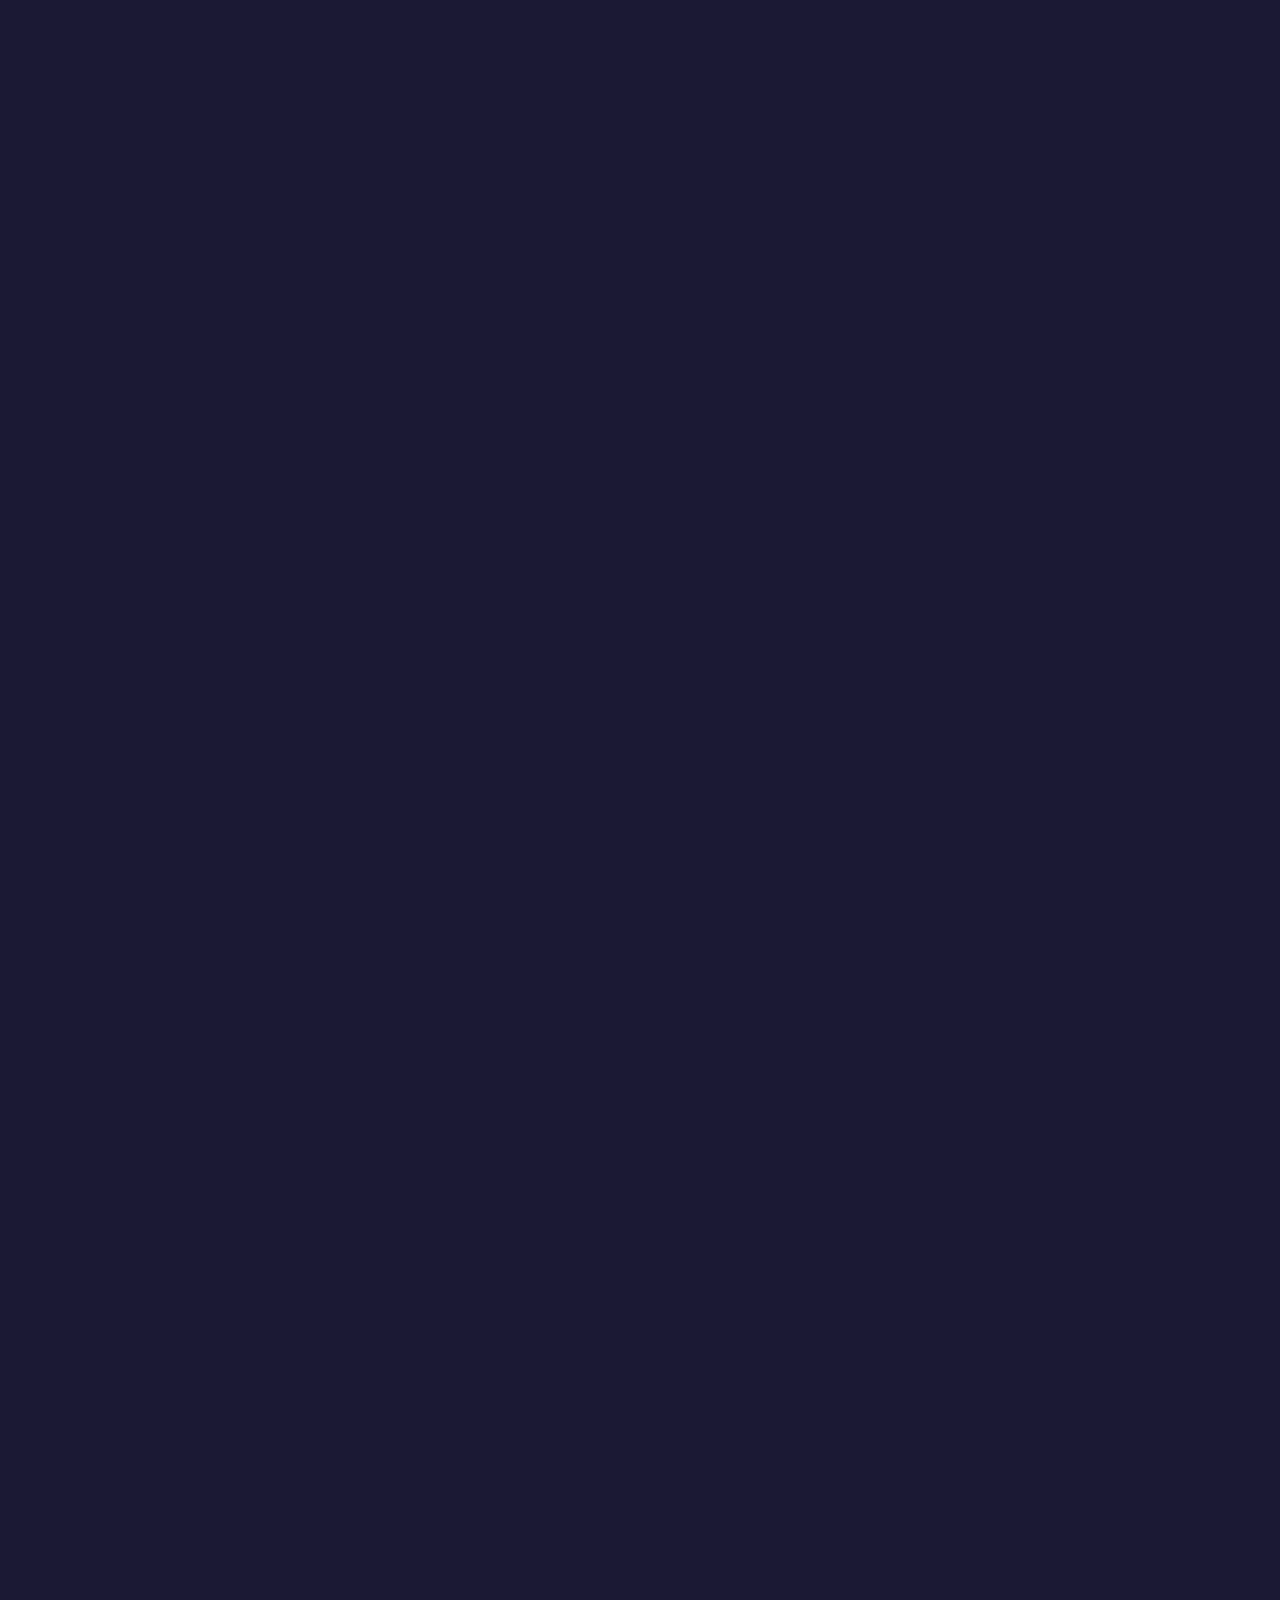
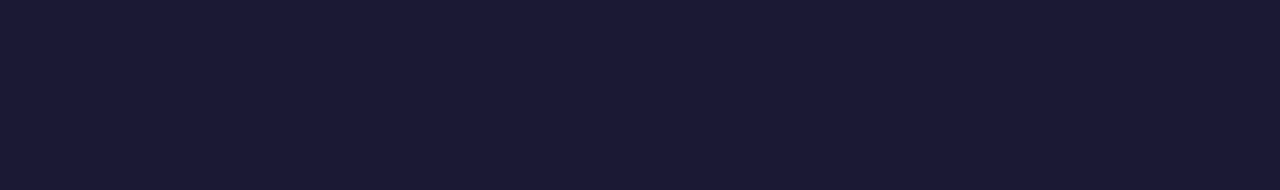
<file: wrap/search.html>
<!DOCTYPE html>
<html>
<head lang="zh">
    <meta charset="utf-8">
    <title></title>
    <meta http-equiv="Content-Type" content="text/html; charset=UTF-8">
    <meta http-equiv="X-UA-Compatible" content="IE=edge,chrome=1">
    <meta name="viewport" content="width=device-width, initial-scale=1.0, minimum-scale=1.0, maximum-scale=1.0, user-scalable=no">
    <meta name="format-detection" content="telephone=no,email=no"/>
    <!-- <link rel="shortcut icon" href="{HOME_THEME_PATH}images/base/title.png"> -->
    <meta name="applicable-device" content="pc,mobile"/>
    <script src="js/jquery.min.js"></script>
    <script src="js/iscroll.js"></script>
    <script src="js/swiper.min.js"></script>
    <script src="js/fastclick.js"></script>
    <link rel="stylesheet" href="css/base.css">
    <link rel="stylesheet" href="css/search.css">
    <link rel="stylesheet" href="css/swiper.min.css">
    <script src="js/base.js"></script>
    <script type="text/javascript">
        var searchContentiScroll = new Array();
        function page_onload(){
            //initPage();

            $('.search_content>div').each(function(){
                $_thisid = $(this).attr('id');
                var thisIScroll = new IScroll('#'+$_thisid,{
                    mouseWheel:true,
                    scrollbars:false,
                    bounce:false,
                    click:iScrollClick()
                });
                searchContentiScroll.push(thisIScroll);
            });

            //切换栏目按钮事件
            $('.search_nav>span').on('click',function(){
                var _self = $(this);
                if(_self.hasClass('on')){
                    return false;
                }else{
                    $('.search_nav>span').removeClass('on');
                    var show_box = _self.attr('name');
                    $('.search_content>div').removeClass('on');
                    $('#'+show_box).addClass('on');
                    _self.addClass('on');
                    initnumber();
                }
            });
        }
    </script>
</head>
    <body onselectstart="return false;" oncontextmenu="self.event.returnValue=false;">
    <!-- <div class='loadingbox' id='loadingbox'>
        <img src="images/game_logo.png"/>
        <span>LOADING</span>
    </div> -->
    <div class='page_box'>
        <div class='page_bg'>
            <img src="images/vip_bg.jpg"/>
        </div>
        <div class='page_body'>
            <div class='search_nav'>
                <span name='PAY' class='on'>充值</span>
                <span name='CASH'>提现</span>
                <span name='CHARGES'>佣金</span>
                <span name='ORDER'>竞猜</span>
            </div>
            <div class='search_content'>
                <div id='PAY' class='on'>
                    <div>
                        <table>
                            <tr>
                                <th>日期</th>
                                <th>订单号</th>
                                <th>充值金额</th>
                                <th>状态</th>
                            </tr>
                            <tr>
                                <td>10/20 17:00</td>
                                <td>C34589712</td>
                                <td>￥100</td>
                                <td class='red'>已成功</td>
                            </tr>
                        </table>
                    </div>
                </div>
                <div id='CASH' class='on'>
                    <div>
                        <table>
                            <tr>
                                <th>日期</th>
                                <th>订单号</th>
                                <th>充值金额</th>
                                <th>状态</th>
                            </tr>
                            <tr>
                                <td>11/11 13:00</td>
                                <td>K485468484</td>
                                <td>￥800</td>
                                <td class='gray'>失败</td>
                            </tr>
                        </table>
                    </div>
                </div>
                <div id='CHARGES' class='on'>
                    <div>
                        <table>
                            <tr>
                                <th>日期</th>
                                <th>来源用户</th>
                                <th>金额</th>
                                <th>状态</th>
                            </tr>
                            <tr>
                                <td>10/20 17:00</td>
                                <td>Pyxxxx</td>
                                <td>￥10</td>
                                <td>处理中</td>
                            </tr>
                            <tr>
                                <td>10/20 17:00</td>
                                <td>Pyxxxx</td>
                                <td>￥3</td>
                                <td class='red'>已到账</td>
                            </tr>
                        </table>
                    </div>
                </div>
                <div id='ORDER' class='on'>
                    <div>
                        <table>
                            <tr>
                                <th>场次</th>
                                <th>投注金额</th>
                                <th>投注内容</th>
                                <th>状态</th>
                            </tr>
                            <tr>
                                <td>10576845</td>
                                <td>￥100</td>
                                <td>王昭君</td>
                                <td class='red'>盈利</td>
                            </tr>
                            <tr>
                                <td>10576845</td>
                                <td>￥100</td>
                                <td>单号</td>
                                <td class='green'>亏损</td>
                            </tr>
                        </table>
                    </div>
                </div>
            </div>


        </div>
    </div>
    </body>
</html>
</file>
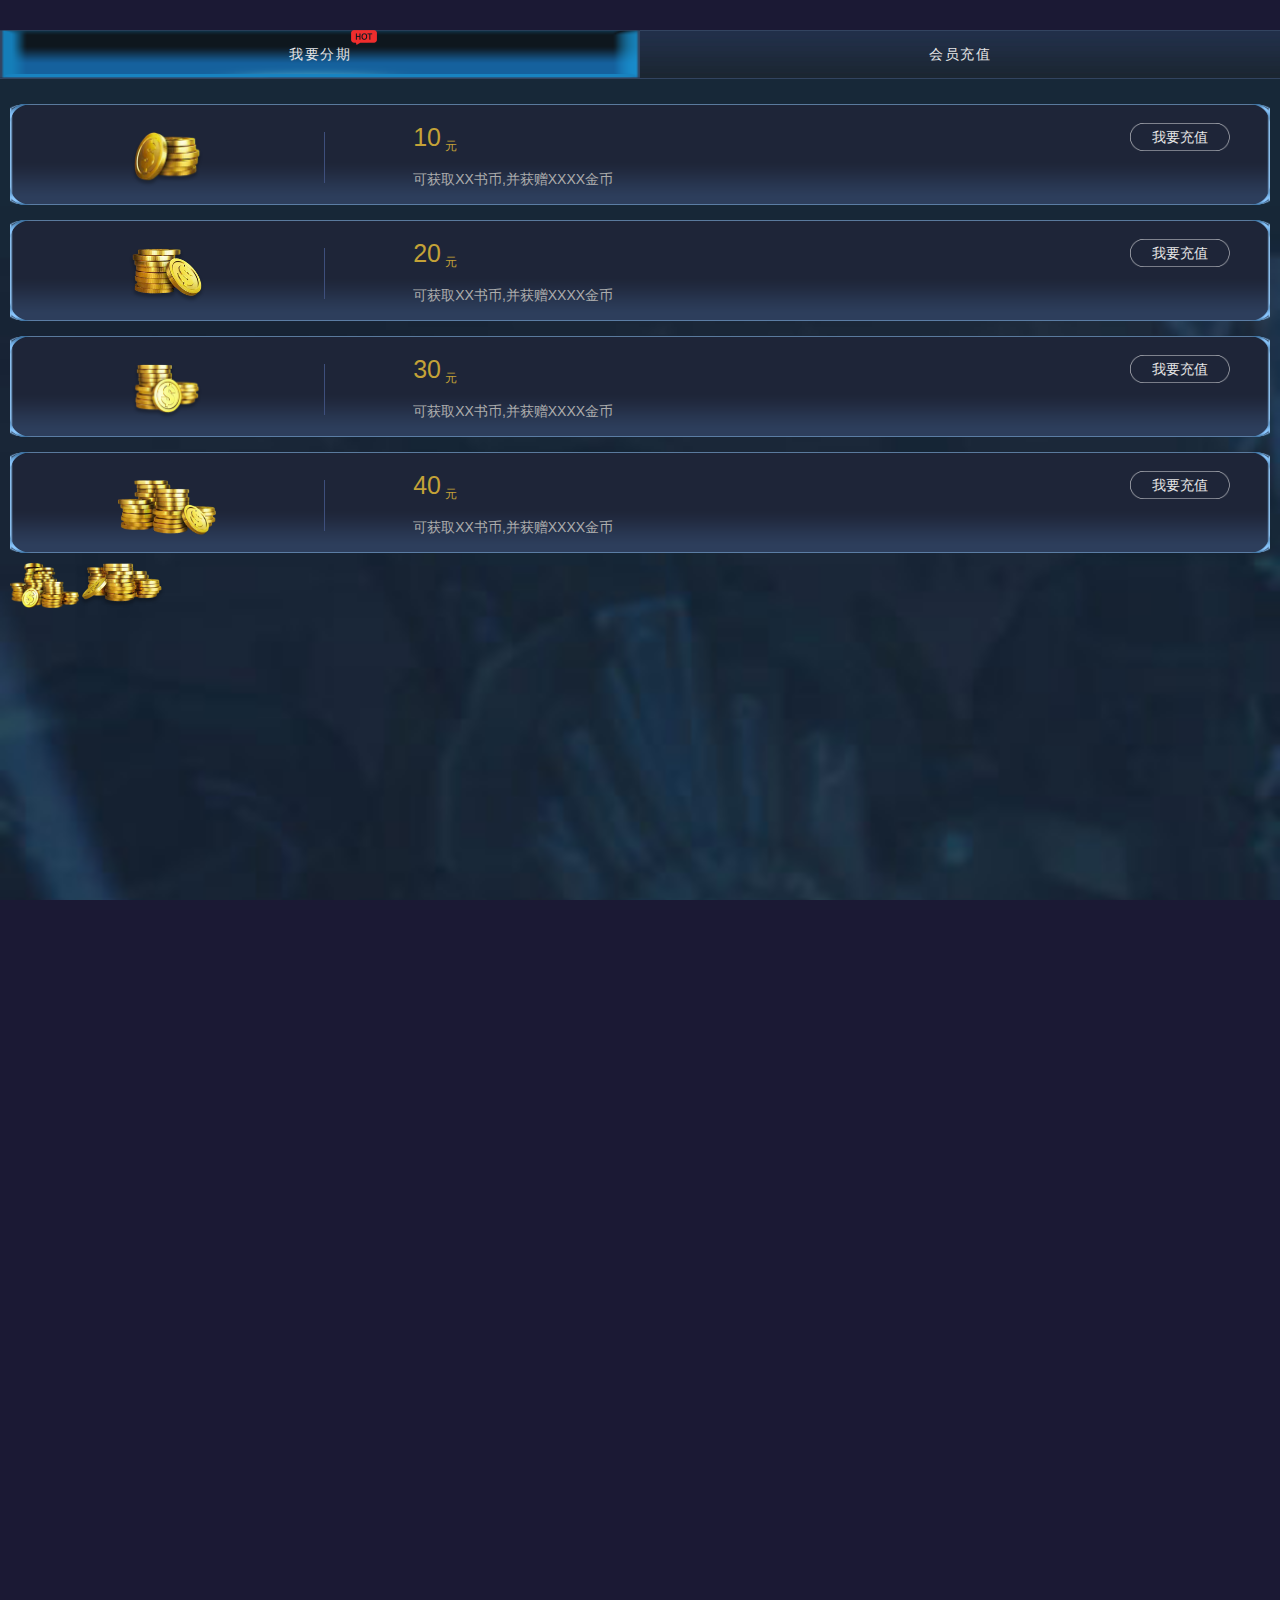
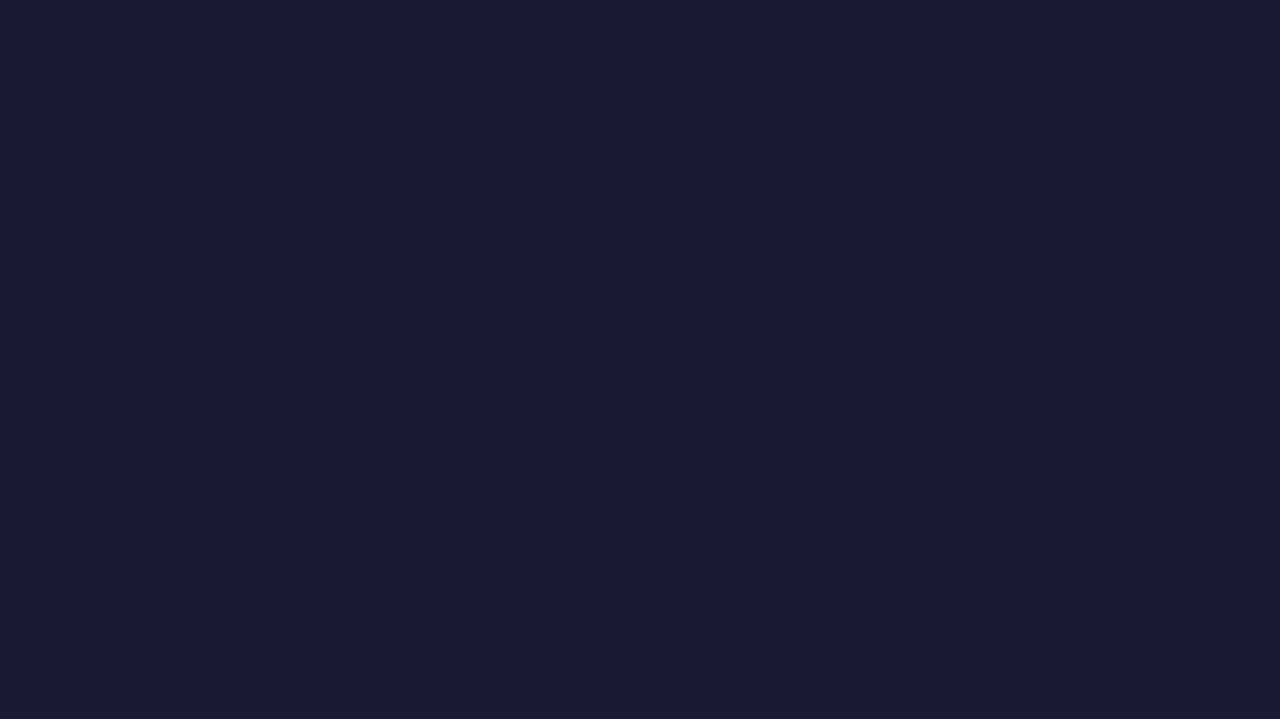
<file: wrap/shop.html>
<html>
<head lang="zh">
    <meta charset="utf-8">
    <title></title>
    <meta http-equiv="Content-Type" content="text/html; charset=UTF-8">
    <meta http-equiv="X-UA-Compatible" content="IE=edge,chrome=1">
    <meta name="viewport" content="width=device-width, initial-scale=1.0, minimum-scale=1.0, maximum-scale=1.0, user-scalable=no">
    <meta name="format-detection" content="telephone=no,email=no"/>
    <!-- <link rel="shortcut icon" href="{HOME_THEME_PATH}images/base/title.png"> -->
    <meta name="applicable-device" content="pc,mobile"/>
    <script src="js/jquery.min.js"></script>
    <script src="js/iscroll.js"></script>
    <script src="js/swiper.min.js"></script>
    <script src="js/fastclick.js"></script>
    <link rel="stylesheet" href="css/base.css">
    <link rel="stylesheet" href="css/shop.css">
    <link rel="stylesheet" href="css/swiper.min.css">
    <script src="js/base.js"></script>
    <script type="text/javascript">
        var pageIScroll = '';
        function page_onload(){
            //initPage();

            if($_GET['page'] && $('.'+$_GET['page']+'_list').length > 0){
                $('.'+$_GET['page']+'_list').addClass('shop_box_on');
                $('.optionbox').find('[name="'+$_GET['page']+'"]').addClass('on');
            }else{
                $('.stage_list').addClass('shop_box_on');
                $('.optionbox').find('[name="stage"]').addClass('on');
            }

            pageIScroll = new IScroll('.page_content',{
                mouseWheel:true,
                scrollbars:false,
                bounce:false,
                click:iScrollClick()
            });
            $('.optionbox>span').on('click',function(){
                var _self = $(this);
                var boxid = _self.attr('name');
                if(_self.hasClass('on')){
                    return false;
                }else{
                   $('.optionbox>span').removeClass('on');
                    _self.addClass('on');
                    $('.shop_box').hide();
                    $('.shop_box').removeClass('shop_box_on');
                    $('#'+boxid).show();
                    $('#'+boxid).addClass('shop_box_on');
                    pageIScroll.refresh()
                }
            });
            $('.vip_list>span').on('click',function(){
                var _self = $(this);
                $('.vip_list>span').removeClass('on');
                _self.addClass('on');
            });
        }
    </script>
</head>
    <body onselectstart="return false;" oncontextmenu="self.event.returnValue=false;">
    <!-- <div class='loadingbox' id='loadingbox'>
        <img src="images/game_logo.png"/>
        <span>LOADING</span>
    </div> -->
    <div class='page_box'>
        <div class='page_bg'>
            <img src="images/vip_bg.jpg"/>
        </div>
        <div class='page_body'>
            <div class='optionbox'><!--
                <span name='coin'>金币充值</span> -->

                <span name='stage'>我要分期
                    <i class="state_i"></i>
                </span>
                <span name='vip'>会员充值</span>
            </div>
            <div class='page_content'>
                <div class='pay_box'>
                    <div class='pay_bg'>
                        <img src="images/vip_bg.jpg"/>
                    </div>
<!-- state开始 -->
                    <div class='stage_list shop_box' id='stage'>
                        <div class="stage_box">
                            <img src="images/bian_01.png" alt="">
                            <img src="images/bian_02.png" alt="">
                            <img src="images/bian_03.png" alt="">
                            <img src="images/bian_04.png" alt="">
                            <div class='coin_icon_box'>
                                <img src="images/money_01.png" alt="">
                            </div>
                            <div class='content_box'>
                                <span>10</span>
                                <sub>元</sub>
                                <a>我要充值</a>
                                <p>可获取XX书币,并获赠XXXX金币</p>
                            </div>
                        </div>
                        <div class="stage_box">
                            <img src="images/bian_01.png" alt="">
                            <img src="images/bian_02.png" alt="">
                            <img src="images/bian_03.png" alt="">
                            <img src="images/bian_04.png" alt="">
                            <div class='coin_icon_box'>
                                <img src="images/money_02.png" alt="">
                            </div>
                            <div class='content_box'>
                                <span>20</span>
                                <sub>元</sub>
                                <a>我要充值</a>
                                <p>可获取XX书币,并获赠XXXX金币</p>
                            </div>
                        </div>
                        <div class="stage_box">
                            <img src="images/bian_01.png" alt="">
                            <img src="images/bian_02.png" alt="">
                            <img src="images/bian_03.png" alt="">
                            <img src="images/bian_04.png" alt="">
                            <div class='coin_icon_box'>
                                <img src="images/money_03.png" alt="">
                            </div>
                            <div class='content_box'>
                                <span>30</span>
                                <sub>元</sub>
                                <a>我要充值</a>
                                <p>可获取XX书币,并获赠XXXX金币</p>
                            </div>
                        </div>
                        <div class="stage_box">
                            <img src="images/bian_01.png" alt="">
                            <img src="images/bian_02.png" alt="">
                            <img src="images/bian_03.png" alt="">
                            <img src="images/bian_04.png" alt="">
                            <div class='coin_icon_box'>
                                <img src="images/money_04.png" alt="">
                            </div>
                            <div class='content_box'>
                                <span>40</span>
                                <sub>元</sub>
                                <a>我要充值</a>
                                <p>可获取XX书币,并获赠XXXX金币</p>
                            </div>
                        </div>
                    <div class="state_moeny">
                        <img src="images/money_05.png" alt="">
                        <img src="images/money_06.png" alt="">
                    </div>
                    </div>
<!-- state结束 -->
                    <div class='vip_list shop_box' id='vip'>
                        <a>以下所有VIP充值有效期为1个月</a>
                        <span class='on'>
                             <div class='vip_flag'><img src="images/icon_vipflag_lv1.png"></div>
                             <div class='vip_icon'><img src="images/icon_vip_lv1.png"></div>
                             <span><b>30</b>元/月</span>
                             <a>赠送20元余额</a>
                             <b>集卡率提高5%</b>
                        </span>
                        <span>
                             <div class='vip_flag'><img src="images/icon_vipflag_lv2.png"></div>
                             <div class='vip_icon'><img src="images/icon_vip_lv2.png"></div>
                             <span><b>50</b>元/月</span>
                             <a>赠送20元余额</a>
                             <b>集卡率提高10%</b>
                        </span>
                        <span>
                             <div class='vip_flag'><img src="images/icon_vipflag_lv3.png"></div>
                             <div class='vip_icon'><img src="images/icon_vip_lv3.png"></div>
                             <span><b>100</b>元/月</span>
                             <a>赠送20元余额</a>
                             <b>集卡率提高15%</b>
                        </span>
                        <span>
                             <div class='vip_flag'><img src="images/icon_vipflag_lv4.png"></div>
                             <div class='vip_icon'><img src="images/icon_vip_lv4.png"></div>
                             <span><b>300</b>元/月</span>
                             <a>赠送20元余额</a>
                             <b>集卡率提高25%</b>
                        </span>
                        <span>
                             <div class='vip_flag'><img src="images/icon_vipflag_lv5.png"></div>
                             <div class='vip_icon'><img src="images/icon_vip_lv5.png"></div>
                             <span><b>500</b>元/月</span>
                             <a>赠送20元余额</a>
                             <b>集卡率提高50%</b>
                        </span>

                        <div class='clear'></div>
                    </div>
                </div>
            </div>
        </div>
    </div>
    </body>
</html>
</file>
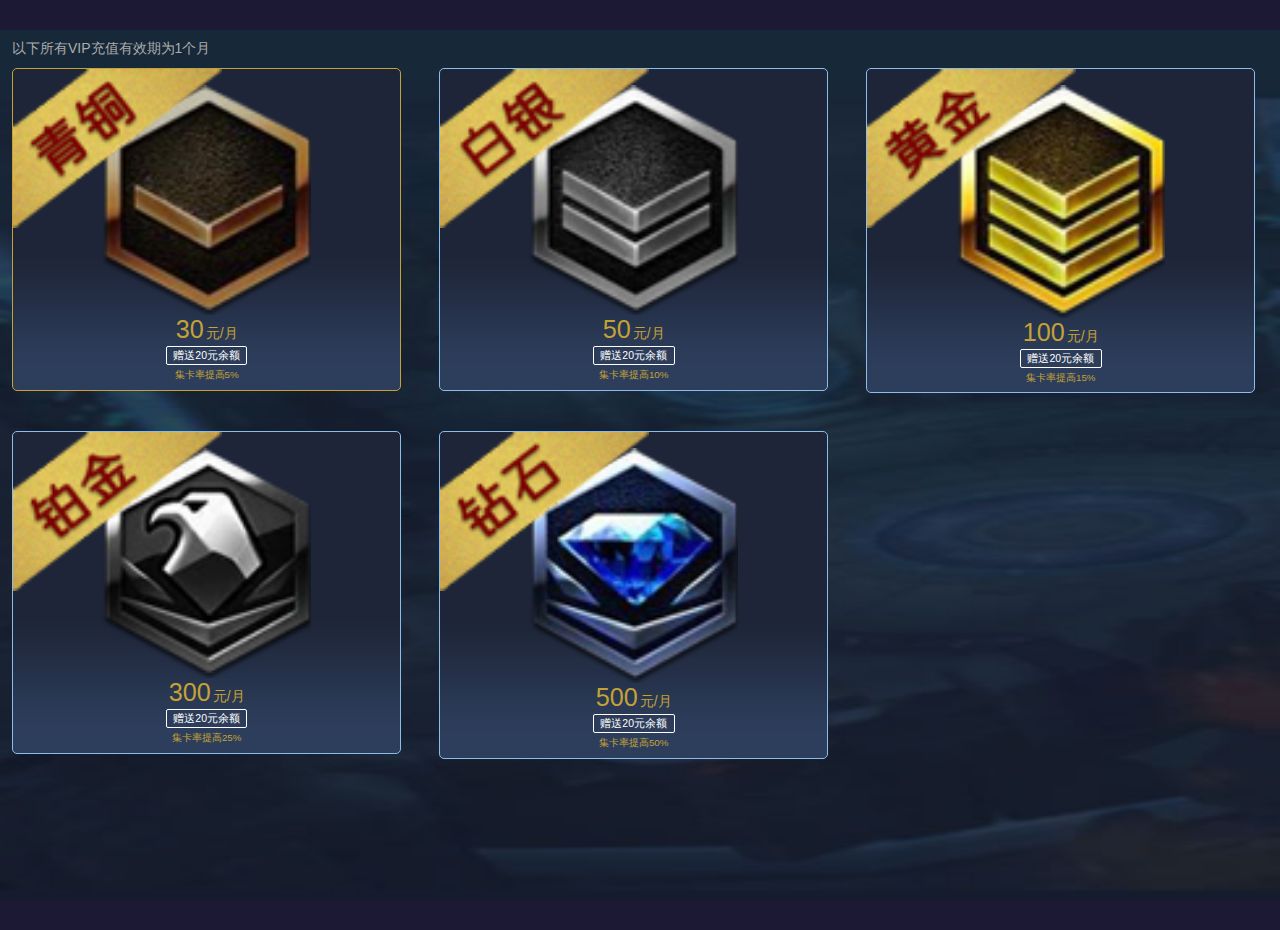
<file: wrap/vip_view.html>
<!DOCTYPE html>
<html>
<head lang="zh">
    <meta charset="utf-8">
    <title></title>
    <meta http-equiv="Content-Type" content="text/html; charset=UTF-8">
    <meta http-equiv="X-UA-Compatible" content="IE=edge,chrome=1">
    <meta name="viewport" content="width=device-width, initial-scale=1.0, minimum-scale=1.0, maximum-scale=1.0, user-scalable=no">
    <meta name="format-detection" content="telephone=no,email=no"/>
    <!-- <link rel="shortcut icon" href="{HOME_THEME_PATH}images/base/title.png"> -->
    <meta name="applicable-device" content="pc,mobile"/>
    <script src="js/jquery.min.js"></script>
    <script src="js/iscroll.js"></script>
    <script src="js/swiper.min.js"></script>
    <script src="js/fastclick.js"></script>
    <link rel="stylesheet" href="css/base.css">
    <link rel="stylesheet" href="css/vip.css">
    <link rel="stylesheet" href="css/swiper.min.css">
    <script src="js/base.js"></script>
    <script type="text/javascript">
        function page_onload(){
            //initPage();

            $('.vip_list>span').on('click',function(){
                var _self = $(this);
                $('.vip_list>span').removeClass('on');
                _self.addClass('on');
            });
        }
    </script>
</head>
    <body onselectstart="return false;" oncontextmenu="self.event.returnValue=false;">
    <!-- <div class='loadingbox' id='loadingbox'>
        <img src="images/game_logo.png"/>
        <span>LOADING</span>
    </div> -->
    <div class='page_box'>
        <div class='page_bg'>
            <img src="images/vip_bg.jpg"/>
        </div>
        <div class='page_body'>
            <div class='vip_list shop_box' id='VIP'>
                <a>以下所有VIP充值有效期为1个月</a>
                <span class='on'>
                     <div class='vip_flag'><img src="images/icon_vipflag_lv1.png"></div>
                     <div class='vip_icon'><img src="images/icon_vip_lv1.png"></div>
                     <span><b>30</b>元/月</span>
                     <a>赠送20元余额</a>
                     <b>集卡率提高5%</b>
                </span>
                <span>
                     <div class='vip_flag'><img src="images/icon_vipflag_lv2.png"></div>
                     <div class='vip_icon'><img src="images/icon_vip_lv2.png"></div>
                     <span><b>50</b>元/月</span>
                     <a>赠送20元余额</a>
                     <b>集卡率提高10%</b>
                </span>
                <span>
                     <div class='vip_flag'><img src="images/icon_vipflag_lv3.png"></div>
                     <div class='vip_icon'><img src="images/icon_vip_lv3.png"></div>
                     <span><b>100</b>元/月</span>
                     <a>赠送20元余额</a>
                     <b>集卡率提高15%</b>
                </span>
                <span>
                     <div class='vip_flag'><img src="images/icon_vipflag_lv4.png"></div>
                     <div class='vip_icon'><img src="images/icon_vip_lv4.png"></div>
                     <span><b>300</b>元/月</span>
                     <a>赠送20元余额</a>
                     <b>集卡率提高25%</b>
                </span>
                <span>
                     <div class='vip_flag'><img src="images/icon_vipflag_lv5.png"></div>
                     <div class='vip_icon'><img src="images/icon_vip_lv5.png"></div>
                     <span><b>500</b>元/月</span>
                     <a>赠送20元余额</a>
                     <b>集卡率提高50%</b>
                </span>

                <div class='clear'></div>
            </div>
        </div>


    </div>
    </body>
</html>
</file>
<file: wrap/css/base.css>
*{
	padding: 0;
	margin: 0;
}
@font-face{/* 
	font-family: TTRuiHeiJ;
	src: url('TTRuiHeiJ-W1.ttf'); */
	font-weight: bold;
}
@font-face{
	font-family: num;
	src: url('num.ttf');
	font-weight: bold;
}
html,body{
	position: absolute;
	margin: 0;
	top: 0px;
	left: 0px;
	width: 100%;
	height: 100%;
	overflow: hidden;
	font-size: 14px;
	color: rgb(230,230,230);
	font-family: TTRuiHeiJ,arial,sans-serif,"Helvetica Neue","PingFang SC","Hiragino Sans GB","Microsoft YaHei";
	background: rgb(27,25,52);
}
img{
	display: block;
}
.indexiframe{
	position: absolute;
	width: 100%;
	height: 100%;
	border: 0;
}
.clear{
	clear: both;
}
.none{
	display: none;
}
.gray{
	color: rgb(150,150,150);
}
.red{
	color: rgb(255,30,30);
}
.green{
	color: rgb(30,200,30);
}
.loadingbox{
	position: fixed;
	z-index: 9999;
	width: 100%;
	height: 100%;
	text-align: center;
	opacity: 1;
	background: rgb(19,26,51);
}
.loadingbox>img{
	position: absolute;
	width: 80%;
	bottom: 44%;
	left: 10%;
}
.loadingbox>span{
	position: absolute;
	width: 80%;
	bottom: 30%;
	left: 10%;
	letter-spacing: .8rem;
	font-size: 1.5rem;
}
.btn_y{
	text-align: center;
	background: url('../images/btn_yellow.png');
	background-size: 100% 100%;
}
.btn_b{
	text-align: center;
	background: url('../images/btn_blue.png');
	background-size: 100% 100%;
}
.error_box{
	display: none;
	z-index: 999;
	position: absolute;
	margin-bottom: 60px;
	width: 80%;
	bottom: 20%;
	left: 10%;
	text-align: center;
}
.error_box>span{
	border-radius: 3px;
	padding: 10px 20px;
	background: rgba(0,0,0,0.8);
	color: rgba(255,255,255,1);
}
.page_body{
	width: 100%;
	height: 100%;
}
.page_bg,.page_body{
	display: block;
	position: absolute;
	top: 30px;
	box-sizing: border-box;
	padding-bottom: 30px;
	left: 0px;
	width: 100%;
	height: 100%;
}
.page_content{
	position: relative;
	padding-bottom: 110px;
}
.page_bg>img{
	width: 100%;
	height: 100%;
}


/* nav */
.nav{
	position: absolute;
    z-index: 199;
	bottom: 0px;
	height: 60px;
	width: 100%;
	background: url('../images/nav_bg.jpg');
	background-size: 100% 100%;
}
.nav_li{
	display: block;
	float: left;
	text-align: center;
	width: 20%;
	padding-top: 8px;
}
.nav_icon{
	display: block;
	position: relative;
	width: 28px;
	margin: 0 auto; 
}
.nav_icon>img{
	width: 100%;
}
.nav_li>span{
	font-weight: 280;
	font-size: 12px;
	line-height: 20px;
	color: #cbf5ff;
	-webkit-background-clip: text;
    -webkit-text-fill-color: transparent;
	background-image: -webkit-gradient(linear,0 50%,0 bottom, from(rgba(203, 245, 255, 1)), to(rgba(70, 115, 144, 1)));
}
.nav>.on>span{
	color: #e6d290;
	-webkit-background-clip: text;
    -webkit-text-fill-color: transparent;
	background-image: -webkit-gradient(linear,0 50%,0 bottom, from(rgba(250, 242, 196, 1)), to(rgba(215, 186, 107, 1)));
}
.msg_box{
	background: #091223;
	position: absolute;
	height: 30px;
	width: 100%;
	line-height: 30px;
	z-index: 99;
}
.msg_box>a{
	position: absolute;
	left: 0;
	top: 0;
	height: 30px;
	display: inline-block;
}
.msg_box>a>img{
	position: relative;
	height: 60%;
	top: 20%;
	left: 10px;
}
.msg_box>span{
	position: absolute;
	display: inline-block;
	width: 100%;    
	top: 0px;
    left: 0px;
    height: 30px;
	line-height: 30px;
	box-sizing: border-box;
	margin-left: 36px;
	padding-right: 36px;
	overflow: hidden;
}
.msg_box>span>a{
	position: absolute;
	display: block;
	line-height: 30px;
	height: 30px;
	white-space: nowrap;
	left: 100%;
    top: 0;
}


.alert_box{
	display: none;
	justify-content:center;
    align-items:center;
	background: rgba(0,0,0,0.6);
	position: absolute;
	width: 100%;
	height: 100%;
	z-index: 9999;
}
.alert_body{
	position: absolute;
	width: 88%;
	left: 6%;
	top: 15%;
	margin: 0 auto;
	background: #111924;
	border: 1px solid #3ba3c8;
	border-radius: 2px;
	/* max-height: 70%;
	min-height: 50%; */
	height: 60%;
	overflow: hidden;
}
.alert_title{
	position: fixed;
	width: 88%;
	left: 6%;
	top: 15%;
	border: 1px solid #3ba3c8;
	border-bottom: 0px;
	text-align: center;
	line-height: 40px;/* 
	width: 100%; */
	height: 40px;
	background: url('../images/alert_title_bg.jpg');
	background-size: 100% 100%;
	font-size: 1.2rem;
	z-index: 99;
}
.alert_close{
	position: absolute;
	top: 0;
	right: 0;
	width: 20%;
	height: 100%;
	background: url('../images/alert_close_bg.png');
	background-size: 100% 100%;
	text-align: right;
}
.alert_close>img{    
	position: relative;
    display: block;
    height: 50%;
    margin: 0 auto;
    line-height: 0px;
    top: 20%;
    left: 15%;
}
.alert_content{
	position: relative;
	width: 100%;
	box-sizing: border-box;
	padding-left: 12px;
	padding-right: 12px;
	padding-bottom: 10px;
	padding-top: 40px;
	height: 100%;
	overflow: hidden;
}
.alert_scroll{
	position: relative;
	width: 100%;
	padding-bottom: 50px;
}
.chest_open_view{
	display: none;
	position: absolute;
	width: 100%;
	height: 100%;
	background: rgba(0,0,0,0.6);
	z-index: 999;
}
.chest_open_text{
    position: absolute;
    width: 60%;
    left: 20%;
    top: 60%;
    font-size: 18px;
    text-align: center;
}
.chest_open_img{
    position: absolute;
    width: 70%;
    top: 18%;
    left: 14%;
}
.chest_open_img>img{
	width: 100%;
}
.chest_open_view .view_close{
    position: absolute;
    top: 18%;
    right: 12%;
    width: 12%;
}
.chest_open_view .view_close>img{
	width: 100%;
}
.chest_open_view .btn_y{
    position: absolute;
    width: 84px;
    top: 70%;
    left: 50%;
    margin-left: -42px;
    padding: 10px 0;

}
@media screen and (max-height: 560px){
	.nav{
    	height: 38px;
	}
	.page_content{
		padding-bottom: 88px;
	}
	.nav_li>span{
		font-weight: bold;
		font-size: 14px;
	}
	.nav_icon{
		display: none;
	}
}
</file>
<file: wrap/css/bag.css>
.page_body>.bag_body{
    padding-bottom: 80px;
}
.bag_body{
    display: block;
    position: relative;
    top: 0px;
    left: 0;
    width: 100%;
    box-sizing: border-box;
    padding-left: 10px;
    padding-right: 10px;
    padding-top: 10px;
}
.person{
    width:100%;
    overflow:hidden;
    position: relative;
    z-index:10;
    left:0;
    right:0;
    margin:auto;
    margin-top:10px;
}
.person ul{
    width:100%;
    overflow:hidden;
    box-sizing: border-box;
    list-style: none;
}
.person ul li{
    width:30%;
    height:auto;
    margin-bottom:14px;
    position:relative;
    margin-right:5%;
    float:left;
}
.person ul li img{
    width:100%;
}
.person ul li .person-top{
    width:100%;
    height:auto;
    position:absolute;
    left:0;
    top:0;
    bottom:0;
    right:0;
    margin:auto;
    overflow: hidden;
}
.person ul li:nth-child(3){
    margin-right: 0px;
}
.person ul li:nth-child(6){
    margin-right: 0px;
}
.person ul li:nth-child(9){
    margin-right: 0px;
}
.person ul li:nth-child(12){
    margin-right: 0px;
}
.person ul li .person-top img{
    width:94%;
    height:94%;
    position:absolute;
    left:0;
    top:4px;
    left:0;
    right: 0;
    margin:auto;
}
.line{
    width:50%;
    height:1%;
    position:absolute;
    left:0;
    right:0;
    bottom: 2.5%;
    margin:auto;
    border-radius:2%;
    background: -webkit-radial-gradient(circle, rgba(255,255,255,.7), rgba(73,150,160,.5),rgba(0,0,0,.5));
    background: -o-radial-gradient(circle, rgba(255,255,255,.7), rgba(73,150,160,.5),rgba(0,0,0,.5));
    background: -moz-radial-gradient(circle, rgba(255,255,255,.7), rgba(73,150,160,.5),rgba(0,0,0,.5));
    background: radial-gradient(circle, rgba(255,255,255,.7), rgba(73,150,160,.5),rgba(0,0,0,.5));
    z-index: -1;
}
.collect-all{
    width:100%;
    line-height:14px;
    color:#fff;
    font-size: 14px;
    text-align: center;
    position:absolute;
    left:0;
    top:20%;
}
.hero{
    width:100%;
    text-align: center;
    position:absolute;
    left:0;
    top:35%;
}
.hero-main{
    width:70%;
    height:100%;
    margin:0 auto;
}
.click-all{
    display:block;
    width:100%;
    height:15%;
    position:absolute;
    left:0;
    top:65%;
}
.click{
    width:70%;
    height:100%;
    background:rgb(18,49,70);
    border-top-left-radius: 30px;
    border-top-right-radius:30px;
    border-bottom-left-radius:30px;
    border-bottom-right-radius:30px;
    border:1px solid #4996a0;
    margin:0 auto;
    font-size: 9px;
    color:#fff;
    text-align:center;
    line-height:17px;
    margin:0 auto;
    margin-top:2px;
    text-decoration: none;
}
.name-bg{
    width:94%;
    height:17px;
    background:rgba(52,93,121,0.63);
    position:absolute;
    left:0;
    bottom:8%;
    margin-left:3%;
    z-index: 2;
    font-size:15px;
    color:#fff955;
    text-align: center;
    font-weight:600;
    line-height:17px;
}

.person ul li .person-top1{
    width:96%;
    height:auto;
    position:absolute;
    left:0;
    top:0;
    bottom:0;
    right:0;
    margin:auto;
    overflow: hidden;
}

.shade{
    display: block;
    position: absolute;
    top:0;
    left: 0;
    right: 0;
    bottom: 0;
    margin:auto;
    width:94%;
    height:94%;
    background:rgba(0,0,0,0.5);
    z-index:2;
    border-radius: 8px;
    border:1px solid #4996a0;
    box-sizing: border-box;
}

.person-top>img{
     -webkit-filter: grayscale(100%);
     -moz-filter: grayscale(100%);
     -o-filter: grayscale(100%);
     filter: grayscale(100%);
     filter: gray;
 }
.person-top>div{
    display: none;
}
.selected>.person-top>img{
    filter: none;
}
.on>.person-top>img{
    filter: none;
}
.on>.person-top>div{
    display: block;
}
.on>.shade{
    display: none;
}

.shade-title{
    width:100%;
    height:30%;
    margin-top:28%;
}
.lock-main{
    width:30%;
    height:100%;
    margin:0 auto;
}
.shade-title p{
    width:100%;
    height:30%;
    font-size:15px;
    color:#c4e7ff;
    text-align: center;
    margin-top:10%;
}
</file>
<file: wrap/css/imageflow.css>
.imageflow img{ -webkit-box-shadow: 0px 0px 2px 0px hsla(0,0%,0%,0.1); box-shadow: 0px 0px 2px 0px hsla(0,0%,0%,0.1); }
.imageflow{
	/* overflow:hidden;  */
	position:relative; 
	text-align:left; 
	visibility:hidden; 
	margin:0 auto;
	position:absolute;
	top: 0px;
	left:0px;
	width:100%; 
	height: 100%;
}
.imageflow img{border:none; position:absolute; top:0px; visibility:hidden; -ms-interpolation-mode:bicubic}
.imageflow p{margin:0 auto; text-align:center}
.imageflow .loading{border:1px solid #ccc; height:15px; left:50%; margin-left:-106px; padding:5px; position:relative; visibility:visible; width:200px}
.imageflow .loading_bar{background:#ccc; height:15px; visibility:visible; width:1%}
.imageflow .caption{font-weight:bold; position:relative; text-align:center; z-index:10000}
.imageflow .scrollbar{border-bottom:1px solid #b3b3b3; position:relative; visibility:hidden; z-index:10001; height:1px}
.imageflow .images{overflow:hidden; white-space:nowrap}
.imageflow .button{cursor:pointer; height:17px; position:relative; width:17px}
</file>
<file: wrap/css/cash.css>
.cash_box{
	width: 100%;
	box-sizing: border-box;
	padding: 0 14px;
}
.input_box{
	display: block;
	width: 100%;
	margin-top: 12px;
	line-height: 30px;
	clear: both;
}
.input_box>span{
	display: block;
	width: 30%;
	text-align: right;
	float: left;
}
.input_box>a{
	color: #e9d36b;
}
.input_box>b{
	position: relative;
	left: 30%;
	font-size: 12px;
}
.input_box>input{
	box-sizing: border-box;
	height: 30px;
	padding-left: 10px;
	border: 1px solid #47749d;
	background: none; 
	width: 66%;
	color: white;
}
.input_box>input::-webkit-input-placeholder{
    color: rgb(162,172,194);
}
.cash_btn{
	padding-top: 20px;
	width: 100%;
}
.cash_btn>span{
	display: inline-block;
	color: white;
	line-height: 36px;
	width: 40%;
	margin-left:5%;
	margin-right:0%;
	text-align: center;
	border-radius: 20px;
	background: #44567e;
	border:1px solid #44567e;
}
.cash_btn>span:last-child{
	float: right;
	margin-left:0%;
	margin-right:5%;
	background: #20273a;
	border:1px solid #44567e;
}
.verify_input>input{
	width: 36%;
}
.verify_input>a{
	display: inline-block;
	text-align: center;
	width: 30%;
	height: 30px;
	border-radius: 15px;
	/* color: rgb(162,172,194); */
	color: rgb(220,220,220);
	background: #44567e;
}
.nomargin{
	margin:0;
}
.unclick{
	background: #444444 !important;
	color: rgb(162,162,162) !important;
}
</file>
<file: wrap/css/channel.css>
.channel_qrcode_box{
	width: 100%;
	padding-top: 12%;
	padding-bottom: 8%;
}
.channel_qrcode_img{
	display: block;
	width: 40%;
	margin: 20px auto;
}
.channel_qrcode_img>img{
	width: 100%;
}
.channel_qrcode_box>a{
	display: block;
	width: 100%;
	text-align: center;
	line-height: 24px;
}
.channel_table_box{
	width: 100%;
}
.channel_table_box table{
	width: 90%;
	margin: 0 auto;
	line-height: 20px;
    border-collapse:collapse;
    text-align: center;
	border: solid white;
	border-width:0 0 0 0;
	background: url('../images/channel_table_bg.png');
	background-size: 100% 100%;
}
.channel_table_box td,th{
	padding: 4px 6px;
	border: 1px solid #89bdec;
	border-width:1 0 0 1;
	text-align: center;
}
.channel_table_box td:last-child{
	text-align: left;
}
.channel_table_box th{
	color: #75c2ff;
}
.channel_text_box{
	width: 88%;
	line-height: 24px;
	margin: 0 auto;
	margin-top: 20px;
}
.channel_text_box a{
	color: #fff600;
}
</file>
<file: wrap/css/charges.css>
.charges_box{
	width: 100%;
	box-sizing: border-box;
	padding: 0 14px;
}
.input_box{
	display: block;
	width: 100%;
	margin-top: 12px;
	line-height: 30px;
}
.input_box>span{
	display: block;
	width: 28%;
	text-align: right;
	float: left;
}
.input_box>a{
	color: #e9d36b;
}
.input_box>b{
	position: relative;
	left: 30%;
	font-size: 12px;
}
.input_box>input{
	box-sizing: border-box;
	height: 30px;
	padding-left: 10px;
	border: 1px solid #47749d;
	background: none; 
	width: 66%;
	color: white;
}
.input_box>input::-webkit-input-placeholder{
    color: rgb(162,172,194);
}
.charges_btn{
	padding-top: 20px;
	width: 100%;
}
.charges_btn>span{
	display: inline-block;
	color: white;
	line-height: 36px;
	width: 40%;
	margin-left:5%;
	margin-right:0%;
	text-align: center;
	border-radius: 20px;
	background: #44567e;
	border:1px solid #44567e;
}
.charges_btn>span:last-child{
	float: right;
	margin-left:0%;
	margin-right:5%;
	background: #20273a;
	border:1px solid #44567e;
}
.verify_input>input{
	width: 36%;
}
.verify_input>a{
	display: inline-block;
	text-align: center;
	width: 30%;
	height: 30px;
	border-radius: 15px;
	/* color: rgb(162,172,194); */
	color: rgb(220,220,220);
	background: #44567e;
}
.nomargin{
	margin:0;
}
.unclick{
	background: #444444 !important;
	color: rgb(162,162,162) !important;
}
</file>
<file: wrap/css/game.css>
.header{
	position: absolute;
	width: 100%;
	height: 80px;
	background: rgba(18,23,45,0.85);
	overflow: hidden;
	z-index: 99;
}
.infobox{
	padding-top: 10px;
	padding-left: 10px;
	width: 180px;
	height: 100%;
	float: left;
}
.headimg{
	width: 60px;
	height: 60px;
	float: left;
}
.headimg>img{
	width: 100%;
	height: 100%;
}
.header_nickname{
	display: block;
	margin-top: 5px;
	margin-left: 12px;
	float: left;
}
.header_coin_box{
	display: block;
	border: 1px solid #5873ac;
	border-radius: 10px;
	height: 20px;
	width: 100px;
	margin-top: 10px;
	margin-left: 10px;
	background: rgb(6,11,17);
	float: left;
}
.header_coin{
	display: inline-block;
	position: relative;
	left: -2px;
	top: -2px;
	height: 22px;
	width: 22px;
	float: left;
}
.header_coin>img{
	width: 100%;
}
.header_coinnum{
	display: block;
	line-height: 20px;
	width: 52px;
	letter-spacing: .5px;
	text-align: right;
	float: left;
}
.header_plus{
	position: relative;
	left: 1px;
	top: -1px;
	width: 24px;
	height: 24px;
	float: right;
}
.header_plus>img{
	width: 100%;
}
.btnbox{
	float: right;
	padding-right: 10px;
}
.btnbox>span{
	float: left;
	height: 20px;
	margin: 28px 0px;
	padding: 0px 7px;
	border-left: 1px solid rgb(37,57,90);
}
.btnbox>span:first-child{
	border-left: 0px;
}
.btnbox>span>img{
	height: 100%;
}

.coin_list{
	display: block;
	width: 100%;
	padding: 4px 4px;
	box-sizing: border-box;
}

.coin_li{
	display: block;
	width: 100%;
	margin-top: 4px;
	margin-bottom: 2px;
	padding: 4px 0;
	background: url('../images/coin_li_bg.png');
	background-size: 100% 100%;
}
.coin_li>*{
	display: inline-block;
}
.coin_li>span{
	margin-left: 10px;
	margin-right: 10px;
	width: 30px;
	vertical-align:middle;
}
.coin_li>span>img{
	width: 100%;
}
.coin_li>b{
	font-weight: normal;
	line-height: 30px;
	width: 50%;
	font-size: 1.2rem;
	text-align: center;
}
.coin_li>a{
	color: #460202;
	line-height: 26px;
	float: right;
	padding: 0 10px;
	margin-right: 4px;
	margin-top: 2px;
}


.line_table{
	width: 98%;
	margin: 0 auto;
    text-align: center;
    line-height: 20px;
    font-size: 0.9rem;
    border-collapse:collapse;
}
.line_left>span{
    border-right: 1px solid #3b556e;
}
.line_table th span{
	display: block;
    margin: 5px 0;
}
.line_table th,td{
	margin-top: 5px;
	margin-bottom: 5px;
}
.line_table td{
	line-height: 26px;
	height: 26px;
}
.line_table td img{
	display: inline-block;
	height: 0.9rem;
	margin-top: 0.5rem;
}
.line_table tbody tr:first-child{
	color: #75c2ff;
    border-bottom: 1px solid #3b556e;
}




/* gamebox */
.game_box{
  	box-sizing: border-box;
	position: absolute;
	top: 0px;
	left: 0px;
	width: 100%;
	height: 100%;
	padding-top: 80px;
	padding-bottom: 90px;
}
.game_nav{
	position: relative;
	height: 40px;
	font-size: 16px;
	letter-spacing: 1px;
	color: #9da9cf;
	z-index: 99;
	background: url('../images/option_btn_bg.jpg');
}
.game_nav>span{
	display: block;
	float: left;
	width: 50%;
	line-height: 20px;
	margin-top: 10px;
	margin-bottom: 10px;
	text-align: center;
	border-left: 1px solid #25395a;
	box-sizing: border-box;
}
.game_nav>span:first-child{
	border-left: 0px;
}
.game_nav>.on{
	color: white;
	margin-top: 0px;
	margin-bottom: 0px;
	line-height: 40px;
	background: url('../images/option_btn_on.png');
	background-size: 100% 100%;
}

.game_content{
    position: relative;
    top: 0px;
    width: 100%;
    height: 100%;
    box-sizing: border-box;
    padding-top: 40px;
    margin-top: -40px;
}
.game_content>div{
	display: none;
	position: relative;
	width: 100%;
	height: 100%;
}
.game_content>.on{
	display: block;
}

.game_input{
	position: absolute;
	bottom: 0px;
	left: 0px;
	width: 100%;
	height: 60px;
	z-index: 99;
}
.max{
	position: absolute;
	display: block;
	left: 3%;
	width: 23%;
	min-width: 50px;
	height: 40px;
	margin-top: 10px;
	letter-spacing: 1px;
	line-height: 40px;
}
.deal{
	color: #460202;
	position: absolute;
	display: block;
	right: 3%;
	width: 23%;
	min-width: 50px;
	height: 40px;
	margin-top: 10px;
	letter-spacing: 1px;
	line-height: 40px;
}
.moneyinput{
	position: absolute;
	top: 8px;
	left: 30%;
	width: 40%;
	height: 44px;
}
.minus{
	position: absolute;
	left: 0px;
	top: 0px;
	height: 100%;
}
.plus{
	position: absolute;
	right: 0px;
	top: 0px;
	height: 100%;
}
.plus>img{
	height: 100%;
}
.minus>img{
	height: 100%;
}
.moneyinput>input{
	position: absolute;
	text-align: center;
	top: 5%;
	left: 10%;
	height: 90%;
	width: 80%;
	border: 0px;
	background: rgba(0,0,0,0.8);
	color: white;
	font-size: 16px;
	line-height: 34px;
}


.game_show{
	position: relative;
	width: 100%;
	height: 32%;
	text-align: center;
}
.game_logo{
	display: inline-block;
	height: 100%;/*
	overflow: hidden; */
}
.game_logo>img{
	display: block;
	position: relative;
	height: 70%;
	top: 26%;
}
.game_allnum{
	position: absolute;
	display: block;
	width: 100%;
	text-align: center;
	top:30%;
    left: 50%;
    margin-left: -72px;
	font-size: 1rem;
	z-index: 99;
	letter-spacing: .2rem;
	color: #e09f28;
}
.game_num_box{
	display: block;
	position: absolute;
	top: 50%;
	left: 0px;
	width: 100%;
	height: 24%;
	line-height: 5rem;
}
.game_num_box>span{
	position: relative;
	display: inline-block;
	font-family: "Microsoft YaHei",arial,sans-serif,"Helvetica Neue","PingFang SC","Hiragino Sans GB";
	height: 100%;
	color: #751681;
	margin-right: .2rem;
	background: url('../images/game_num_bg.png') no-repeat;
	background-size: 100% 100%;
	overflow: hidden;
}
.game_num_box>span:last-child{
	margin-right: 0;
}
.game_num_box>span>div{
	font-weight: bolder;
	padding: 0 1.4rem;
	font-size: 1.6rem;
	position: relative;
	top: 0px;
}
.game_num_box>span>img{
	position: absolute;
	width: 100%;
	height: 100%;
	z-index: 98;
}
.game_num_box>span>div>a{
	display: block;
}

.game_logo>span{
	display: block;
	box-sizing: border-box;
	position: absolute;
	left: 50%;
	margin-left: -6.4rem;
	top: 7%;
	border: 1px solid rgb(200,200,200);
	border-radius: 2rem;
	letter-spacing: .1rem;
	padding: .3rem 1rem;
	font-size: 1rem;
	line-height: 1.1rem;
}
.game_timer_box{
	position: absolute;
	top:12%;
	right:3%;
    width: 56px;
    z-index: 99;
}
.game_timer_bg{
	position: absolute;
	width: 100%;
	height: 100%;
	top: 0px;
	left: 0px;
}
.game_timer_bg>img{
	width: 100%;
	height: 100%;
}
.game_timer_box>span{
	position: relative;
	font-size: 20px;
	line-height: 54px;
	padding: 0 8px;
	text-align: center;
	width: 100%;
}
.game_timer_box>span>a{
	color: #f1de84;
	font-size: 28px;
}
.game_timer_box>span>a{
	color: #f1de84;
}
.game_chest_box{
	z-index: 99;
	position: absolute;
	top: 10%;
	margin-top: 10px;
	left: 3%;
	height: 70%;
	width: 50px;
}
.game_chest_img{
	position: absolute;
	top: 0px;
	width: 50px;
	height: 50px;
	background: url('../images/game_chest_off.png');
	background-size: 100% 100%;
}
.game_chest_img_on{
	background: url('../images/game_chest_on.png');
	background-size: 100% 100%;
}
.game_chest_light{
	position: absolute;
	top: -30px;
	left: -20px;
	width: 90px;
}
.game_chest_light>img{
	width: 100%;
}
.game_chest_rate{
	position: relative;
	left: 30%;
	top: 20%;
	width: 40%;
	height: 80%;
	background: #172a55;
	border: 1px solid #5873ac;
	border-radius: 50px;
	overflow: hidden;
}
.game_chest_rate>span{
	display: block;
	margin-top: 1px;
	width: 100%;
	height: 19%;
}
.game_chest_rate .on:last-child{
	display: block;
	margin-top: 1px;
	width: 100%;
	height: 24%;
	background-image: -webkit-gradient(linear,0 0,0 bottom, from(rgba(247, 245, 128, 1)), to(rgba(255, 199, 41, 1)));
}
.game_chest_rate .on{
	background: #f7f580;
}

.game_num_show{
	position: relative;
	width: 100%;
	height: 24%;
}
.game_num_bg{
	position: absolute;
	left: 3%;
	width: 94%;
	height: 100%;
}
.game_num_bg>img{
	width: 100%;
	height: 100%;
}
.game_num_show>p{
	display: inline-block;
	position: absolute;
	width: 100%;
	top: 25%;
	text-align: center;
	margin-top: -8px;
	font-size: 0.92rem;
	color: #c8ecfb;
}
.game_num_show>span{
	display: inline-block;
	position: absolute;
	top: 56%;
	left: 10%;
	width: 80%;
	margin-top: -1.54rem;
	text-shadow: 1px 1px 5px rgba(0,0,0,0.8);
	border-top: 4px solid #fff;
	border-bottom: 4px solid #fff;
	border-image-source: url('../images/game_num_line.png');
	border-image-slice: 140 1;
}
.game_num_show>span>svg>svg>g{
	stroke: lightsteelblue;
	stroke-width:1;
}



.mt-number-animate{
  line-height:20px;
  height: 20px;/*设置数字显示高度*/
  font-size: 1.2rem;/*设置数字大小*/
  overflow: hidden;
  display: block;
  position: relative;
}
.mt-number-bg{
  line-height:20px;
  height: 20px;/*设置数字显示高度*/
  font-size: 1.2rem;/*设置数字大小*/
  overflow: hidden;
  display: inline-block;
  position: absolute;/*
  background: url('../images/game_number_bg.png'); */
  /* background-size: 100% 100%; */
  z-index: 999;

}
.mt-number-animate .mt-number-animate-dot{
  width: 10px;/*设置分割符宽度*/
  line-height: 20px;
  float: left;
  text-align: center;
}
.mt-number-animate .mt-number-animate-dom{
  width: 14px;/*设置单个数字宽度*/
  margin-right:2px;
  text-align: center;
  float: left;
  position: relative;
  top: 0;
  /* background: #5536b9; */
}
.mt-number-animate .mt-number-animate-dom:last-child{
  margin-right:0px;
}
.mt-number-animate .mt-number-animate-dom .mt-number-animate-span{
  width: 100%;
  float: left;
}

.game_num_stat{
	position: absolute;
	right: 10%;
	top: 56%;
    margin-top: -0.9rem;
	line-height: 30px;
	height: 30px;
	overflow: hidden;
}
.game_num_stat>b{
	background-image: -webkit-gradient(linear,0 0,0 bottom, from(rgba(243, 215, 157, 1)), to(rgba(207, 162, 92, 1)));
	color: #a9730d;
	font-family: arial,sans-serif,"Helvetica Neue","PingFang SC","Hiragino Sans GB","Microsoft YaHei",sans-serif;
	display: inline-block;
	float: right;
	text-align: center;
	width: 30px;
	border-radius: 30px;
	margin-right: 3px;
}
.game_choose{
	position: relative;
	box-sizing: border-box;
	width: 100%;
	padding: 0 3%;
    padding-top: 60px;
    margin-top: -60px;
}
.game_choose>span>p{
	position: absolute;
	width: 100%;
	bottom: 0px;
	color: rgb(235,192,48);
	text-align: center;
	background: url('../images/game_choose_num_bg.png');
	background-size: 100% 100%;
    z-index: 60;
}
.game_choose>span>p>a{
	font-size: 1.2rem;
}

#NUM .game_show {
    height: 56%;
}
#NUM .game_choose{
    height: 44%;
    padding: 0px 5%;
    padding-top: 60px;
}
#NUM .game_chest_rate{
	position: relative;
	left: 30%;
	top: 16%;
	width: 40%;
	height: 60%;
	background: #172a55;
	border: 1px solid #5873ac;
	border-radius: 50px;
	overflow: hidden;
}
#NUM .game_choose>span{
	position: relative;
    display: inline-block;
    box-sizing: border-box;
    width: 31%;
    height: 46%;
    margin-bottom: 2%;
    padding: 0 5%;
    color: white;
    /* background: url(../images/btn_normal.png); */
    background-size: 100% 100%;
    border: 1px solid #89bdec;

    background: linear-gradient(cyan blue);
    background: -moz-linear-gradient(top, red, rgba(0, 0, 255, 0.5));
    background: -moz-linear-gradient(top, red, rgba(0, 0, 255, 0.5));
    background: -webkit-gradient(linear,0% 60%,0 200%, from(#1e2538), to(#6e9bed));
}
#NUM .game_choose>span:nth-child(1){
	border-radius:6%;
}
#NUM .game_choose>span:nth-child(3){
	border-radius:6%;
}
#NUM .game_choose>span:nth-child(4){
	border-radius:6%;
}
#NUM .game_choose>span:nth-child(6){
	border-radius:6%;
}
#NUM .game_choose>span:nth-child(2){
	 border-top-right-radius: 15%;
    border-bottom-left-radius: 15%;
}
#NUM .game_choose>span:nth-child(2){
	 border-top-right-radius: 15%;
    border-bottom-left-radius: 15%;
}
#NUM .game_choose>span:nth-child(5){
	 border-top-right-radius: 15%;
    border-bottom-left-radius: 15%;
}
#NUM .game_choose>span>.on{
	border:1px solid red;
}
#NUM .game_choose>.on{
	background: url('../images/btn_choose.png');
	background-size: 100% 100%;
	color: #910c00;
}
#NUM .game_choose>span>a{
	display: inline-block;
	position: absolute;
	box-sizing: border-box;
	width: 70%;
	top: 50%;
	font-size: 16px;
	margin-top: -10px;
	line-height: 20px;
}
#NUM .game_choose>span>a>b{
	float: right;
	text-align: right;
	font-size: 12px;
	margin-top: 0px;
	line-height: 20px;
}
#NUM .game_choose>span>p{
	margin-left: -15%;
}

#HERO .game_show{
    height: 40%;
}
#HERO .game_logo{
	position: relative;
    width: 100%;
    height: 98%;
}
#HERO .game_choose{
    height: 60%;
    z-index: 99;
}
#HERO .game_choose>span{
	position: relative;
	display: inline-block;
	box-sizing: border-box;
	width: 30%;
	height: 30%;
	margin-top: 0%;
	margin-left:1%;
	margin-bottom:0.5%;
	padding: 0 8%;
	color: white;
	background: url('../images/btn_normal.png');
	background-size: 100% 100%;
}
#HERO .game_choose>span>p{
	margin-left: -27%;
}
#HERO .game_choose>.on{
	background: url('../images/btn_choose.png');
	background-size: 100% 100%;
	color: #910c00;
}
#HERO .game_choose>span>a{
	display: inline-block;
	position: absolute;
	box-sizing: border-box;
	text-align: center;
	top: 50%;
    width: 80%;
    left: 10%;
	font-size: 1.1rem;
	margin-top: -15px;
	line-height: 30px;
}
#HERO .game_choose>span>a>b{
	display: inline-block;
	text-align: center;
	float: right;
	font-size: .72rem;
	margin-top: 2px;
	line-height: 30px;
}

.imageflow>span{
	display: block;
	position: absolute;
	height: 100%;
	width: 100%;
	opacity: 1;
	transition: all 0.2s ;
	-webkit-transition: all 0.2s ;
}
.imageflow img{
	height: 108%;
	margin: 0 auto;
}
.choose_border{
	display: none;
	pointer-events: none;
	position: absolute;
    width: 50%;
    height: 100%;
    left: 25%;
    margin-left: -6px;
    bottom: 0px;
    z-index: 99;
}
.choose_border>img{
	margin: 0 auto;
	position: absolute;
	bottom: 0px;
	width: 100%;
}
.game_num_end{
	display: none;
	position: absolute;
	top: 0px;
	left: 0px;
	width: 100%;
	height: 100%;
	z-index: 99;
}
.game_num_end>img{
	position: absolute;
	width: 100%;
	height: 100%;
}
.game_num_end>span{
	position: relative;
	text-align: center;
	display: block;
	color: white;
	font-weight: bold;
	font-size: 1.8rem;
	letter-spacing: 3px;
	padding-top: 20%;
}
.game_num_end>a{
	position: relative;
	text-align: center;
	display: block;
	color: white;
	font-weight: bold;
	font-size: 2.4rem;
	letter-spacing: 3px;
	padding-top: 6%;
	color: #e6d290;
	-webkit-background-clip: text;
    -webkit-text-fill-color: transparent;
	background-image: -webkit-gradient(linear,0 50%,0 bottom, from(rgba(250, 242, 196, 1)), to(rgba(215, 186, 107, 1)));
}
.game_coin{
	pointer-events: none;
	position: absolute;
	display: block;
    z-index: 50;
    width: 30%;
   	left: 35%;
    top: 30%;
}
.game_coin>img{
	width: 100%;
}
@media screen and (max-width: 340px){
	.mt-number-bg {
    	width: 167px;
    }
    .game_num_stat>b {
    	width: 26px;
    }
    .game_num_stat {
	    margin-top: -0.75rem;
	    line-height: 26px;
	    height: 26px;
	}
}
@media screen and (max-height: 670px){
	.game_num_box{
		line-height: 4.6rem;
	}
}
@media screen and (max-height: 630px){
	.game_num_box{
		line-height: 3.8rem;
	}
}

@media screen and (max-height: 560px){
	.game_input{
		bottom: 0px;
	}
	.game_nav{
		height: 32px;
	}
	.game_nav>span{
		height: 32px;
		margin-top: 0px;
    	margin-bottom: 0px;
    	line-height: 32px;
	}
	.game_nav>.on{
		height: 32px;
		margin-top: 0px;
    	margin-bottom: 0px;
    	line-height: 32px;
    	height: 30px;
	}
	.game_content{
	    padding-top: 32px;
	    margin-top: -32px;
	}
	.game_box{
		padding-bottom: 66px;
	}
	.game_chest_img {
		left: 8px;
		width: 36px;
    	height: 36px;
	}
	.game_chest_light{
		top: -24px;
	    left: -11px;
	    width: 70px;
	}
	#BIG-LITTLE .game_choose>span>a{
		font-size: 1.2rem;
		margin-top: -1.2rem;
		line-height: 1.2rem;
	}
	#BIG-LITTLE .game_choose>span>a>b{
		font-size: 1rem;
	}
	.game_num_box{
		line-height: 3.4rem;
	}
	.game_num_end>span{
		padding-top: 16%;
	}
	.game_num_end>a{
		padding-top: 6%;
	}
}
@media screen and (max-height: 510px){
	.game_num_box{
		line-height: 2.8rem;
	}
}
@media screen and (max-height: 473px){
	.game_allnum{
		top: 29%;
	}
	.game_num_box{
		line-height: 3.0rem;
	}
	.game_num_box>span>div{
		font-size: 1.2rem;
	}
}
@media screen and (max-height: 410px){
	.game_num_box{
		top: 42%;
	}
	.game_num_box{
		line-height: 2rem;
	}
	.game_num_box>span>div{
		font-size: 1.2rem;
	}

}
</file>
<file: wrap/css/game2.css>
.header{
    position: absolute;
    width: 100%;
    height: 80px;
    background: rgba(18,23,45,0.85);
    overflow: hidden;
    z-index: 99;
}
.infobox{
    padding-top: 10px;
    padding-left: 10px;
    width: 180px;
    height: 100%;
    float: left;
}
.headimg{
    width: 60px;
    height: 60px;
    float: left;
}
.headimg>img{
    width: 100%;
    height: 100%;
}
.header_nickname{
    display: block;
    margin-top: 5px;
    margin-left: 12px;
    float: left;
}
.header_coin_box{
    display: block;
    border: 1px solid #5873ac;
    border-radius: 10px;
    height: 20px;
    width: 100px;
    margin-top: 10px;
    margin-left: 10px;
    background: rgb(6,11,17);
    float: left;
}
.header_coin{
    display: inline-block;
    position: relative;
    left: -2px;
    top: -2px;
    height: 22px;
    width: 22px;
    float: left;
}
.header_coin>img{
    width: 100%;
}
.header_coinnum{
    display: block;
    line-height: 20px;
    width: 52px;
    letter-spacing: .5px;
    text-align: right;
    float: left;
}
.header_plus{
    position: relative;
    left: 1px;
    top: -1px;
    width: 24px;
    height: 24px;
    float: right;
}
.header_plus>img{
    width: 100%;
}
.btnbox{
    float: right;
    padding-right: 10px;
}
.btnbox>span{
    float: left;
    height: 20px;
    margin: 28px 0px;
    padding: 0px 7px;
    border-left: 1px solid rgb(37,57,90);
}
.btnbox>span:first-child{
    border-left: 0px;
}
.btnbox>span>img{
    height: 100%;
}

.coin_list{
    display: block;
    width: 100%;
    padding: 4px 4px;
    box-sizing: border-box;
}

.coin_li{
    display: block;
    width: 100%;
    margin-top: 4px;
    margin-bottom: 2px;
    padding: 4px 0;
    background: url('../images/coin_li_bg.png');
    background-size: 100% 100%;
}
.coin_li>*{
    display: inline-block;
}
.coin_li>span{
    margin-left: 10px;
    margin-right: 10px;
    width: 30px;
    vertical-align:middle;
}
.coin_li>span>img{
    width: 100%;
}
.coin_li>b{
    font-weight: normal;
    line-height: 30px;
    width: 50%;
    font-size: 1.2rem;
    text-align: center;
}
.coin_li>a{
    color: #460202;
    line-height: 26px;
    float: right;
    padding: 0 10px;
    margin-right: 4px;
    margin-top: 2px;
}


.line_table{
    width: 98%;
    margin: 0 auto;
    text-align: center;
    line-height: 20px;
    font-size: 0.9rem;
    border-collapse:collapse;
}
.line_left>span{
    border-right: 1px solid #3b556e;
}
.line_table th span{
    display: block;
    margin: 5px 0;
}
.line_table th,td{
    margin-top: 5px;
    margin-bottom: 5px;
}
.line_table td{
    line-height: 26px;
    height: 26px;
}
.line_table td img{
    display: inline-block;
    height: 0.9rem;
    margin-top: 0.5rem;
}
.line_table tbody tr:first-child{
    color: #75c2ff;
    border-bottom: 1px solid #3b556e;
}




/* gamebox */
.game_box{
    box-sizing: border-box;
    position: absolute;
    top: 0px;
    left: 0px;
    width: 100%;
    height: 100%;
    padding-top: 80px;
    padding-bottom: 90px;
}
.game_nav{
    position: relative;
    height: 40px;
    font-size: 16px;
    letter-spacing: 1px;
    color: #9da9cf;
    z-index: 99;
    background: url('../images/option_btn_bg.jpg');
}
.game_nav>span{
    display: block;
    float: left;
    width: 50%;
    line-height: 20px;
    margin-top: 10px;
    margin-bottom: 10px;
    text-align: center;
    border-left: 1px solid #25395a;
    box-sizing: border-box;
}
.game_nav>span:first-child{
    border-left: 0px;
}
.game_nav>.on{
    color: white;
    margin-top: 0px;
    margin-bottom: 0px;
    line-height: 40px;
    background: url('../images/option_btn_on.png');
    background-size: 100% 100%;
}

.game_content{
    position: relative;
    top: 0px;
    width: 100%;
    height: 100%;
    box-sizing: border-box;
    padding-top: 40px;
    margin-top: -40px;
}
.game_content>div{
    display: none;
    position: relative;
    width: 100%;
    height: 100%;
}
.game_content>.on{
    display: block;
}

.game_input{
    position: absolute;
    bottom: 0px;
    left: 0px;
    width: 100%;
    height: 60px;
    z-index: 99;
}
.max{
    position: absolute;
    display: block;
    left: 3%;
    width: 23%;
    min-width: 50px;
    height: 40px;
    margin-top: 10px;
    letter-spacing: 1px;
    line-height: 40px;
}
.deal{
    color: #460202;
    position: absolute;
    display: block;
    right: 3%;
    width: 23%;
    min-width: 50px;
    height: 40px;
    margin-top: 10px;
    letter-spacing: 1px;
    line-height: 40px;
}
.moneyinput{
    position: absolute;
    top: 8px;
    left: 30%;
    width: 40%;
    height: 44px;
}
.minus{
    position: absolute;
    left: 0px;
    top: 0px;
    height: 100%;
}
.plus{
    position: absolute;
    right: 0px;
    top: 0px;
    height: 100%;
}
.plus>img{
    height: 100%;
}
.minus>img{
    height: 100%;
}
.moneyinput>input{
    position: absolute;
    text-align: center;
    top: 5%;
    left: 10%;
    height: 90%;
    width: 80%;
    border: 0px;
    background: rgba(0,0,0,0.8);
    color: white;
    font-size: 16px;
    line-height: 34px;
}


.game_show{
    position: relative;
    width: 100%;
    height: 32%;
    text-align: center;
}
.game_logo{
    display: inline-block;
    height: 100%;/*
    overflow: hidden; */
}
.game_logo>img{
    display: block;
    position: relative;
    height: 70%;
    top: 26%;
}
.game_allnum{
    position: absolute;
    display: block;
    width: 100%;
    text-align: center;
    top:30%;
    left: 50%;
    margin-left: -72px;
    font-size: 1rem;
    z-index: 99;
    letter-spacing: .2rem;
    color: #e09f28;
}
.game_num_box{
    display: block;
    position: absolute;
    top: 50%;
    left: 0px;
    width: 100%;
    height: 24%;
    line-height: 5rem;
}
.game_num_box>span{
    position: relative;
    display: inline-block;
    font-family: "Microsoft YaHei",arial,sans-serif,"Helvetica Neue","PingFang SC","Hiragino Sans GB";
    height: 100%;
    color: #751681;
    margin-right: .2rem;
    background: url('../images/game_num_bg.png') no-repeat;
    background-size: 100% 100%;
    overflow: hidden;
}
.game_num_box>span:last-child{
    margin-right: 0;
}
.game_num_box>span>div{
    font-weight: bolder;
    padding: 0 1.4rem;
    font-size: 1.6rem;
    position: relative;
    top: 0px;
}
.game_num_box>span>img{
    position: absolute;
    width: 100%;
    height: 100%;
    z-index: 98;
}
.game_num_box>span>div>a{
    display: block;
}

.game_logo>span{
    display: block;
    box-sizing: border-box;
    position: absolute;
    left: 50%;
    margin-left: -6.4rem;
    top: 7%;
    border: 1px solid rgb(200,200,200);
    border-radius: 2rem;
    letter-spacing: .1rem;
    padding: .3rem 1rem;
    font-size: 1rem;
    line-height: 1.1rem;
}
.game_timer_box{
    position: absolute;
    top:12%;
    right:3%;
    width: 56px;
    z-index: 99;
}
.game_timer_bg{
    position: absolute;
    width: 100%;
    height: 100%;
    top: 0px;
    left: 0px;
}
.game_timer_bg>img{
    width: 100%;
    height: 100%;
}
.game_timer_box>span{
    position: relative;
    font-size: 20px;
    line-height: 54px;
    padding: 0 8px;
    text-align: center;
    width: 100%;
}
.game_timer_box>span>a{
    color: #f1de84;
    font-size: 28px;
}
.game_timer_box>span>a{
    color: #f1de84;
}
.game_chest_box{
    z-index: 99;
    position: absolute;
    top: 10%;
    margin-top: 10px;
    left: 3%;
    height: 70%;
    width: 50px;
}
.game_chest_img{
    position: absolute;
    top: 0px;
    width: 50px;
    height: 50px;
    background: url('../images/game_chest_off.png');
    background-size: 100% 100%;
}
.game_chest_img_on{
    background: url('../images/game_chest_on.png');
    background-size: 100% 100%;
}
.game_chest_light{
    position: absolute;
    top: -30px;
    left: -20px;
    width: 90px;
}
.game_chest_light>img{
    width: 100%;
}
.game_chest_rate{
    position: relative;
    left: 30%;
    top: 20%;
    width: 40%;
    height: 80%;
    background: #172a55;
    border: 1px solid #5873ac;
    border-radius: 50px;
    overflow: hidden;
}
.game_chest_rate>span{
    display: block;
    margin-top: 1px;
    width: 100%;
    height: 19%;
}
.game_chest_rate .on:last-child{
    display: block;
    margin-top: 1px;
    width: 100%;
    height: 24%;
    background-image: -webkit-gradient(linear,0 0,0 bottom, from(rgba(247, 245, 128, 1)), to(rgba(255, 199, 41, 1)));
}
.game_chest_rate .on{
    background: #f7f580;
}

.game_num_show{
    position: relative;
    width: 100%;
    height: 24%;
}
.game_num_bg{
    position: absolute;
    left: 3%;
    width: 94%;
    height: 100%;
}
.game_num_bg>img{
    width: 100%;
    height: 100%;
}
.game_num_show>p{
    display: inline-block;
    position: absolute;
    width: 100%;
    top: 25%;
    text-align: center;
    margin-top: -8px;
    font-size: 0.92rem;
    color: #c8ecfb;
}
.game_num_show>span{
    display: inline-block;
    position: absolute;
    top: 56%;
    left: 10%;
    width: 80%;
    margin-top: -1.54rem;
    text-shadow: 1px 1px 5px rgba(0,0,0,0.8);
    border-top: 4px solid #fff;
    border-bottom: 4px solid #fff;
    border-image-source: url('../images/game_num_line.png');
    border-image-slice: 140 1;
}
.game_num_show>span>svg>svg>g{
    stroke: lightsteelblue;
    stroke-width:1;
}



.mt-number-animate{
  line-height:20px;
  height: 20px;/*设置数字显示高度*/
  font-size: 1.2rem;/*设置数字大小*/
  overflow: hidden;
  display: block;
  position: relative;
}
.mt-number-bg{
  line-height:20px;
  height: 20px;/*设置数字显示高度*/
  font-size: 1.2rem;/*设置数字大小*/
  overflow: hidden;
  display: inline-block;
  position: absolute;/*
  background: url('../images/game_number_bg.png'); */
  /* background-size: 100% 100%; */
  z-index: 999;

}
.mt-number-animate .mt-number-animate-dot{
  width: 10px;/*设置分割符宽度*/
  line-height: 20px;
  float: left;
  text-align: center;
}
.mt-number-animate .mt-number-animate-dom{
  width: 14px;/*设置单个数字宽度*/
  margin-right:2px;
  text-align: center;
  float: left;
  position: relative;
  top: 0;
  /* background: #5536b9; */
}
.mt-number-animate .mt-number-animate-dom:last-child{
  margin-right:0px;
}
.mt-number-animate .mt-number-animate-dom .mt-number-animate-span{
  width: 100%;
  float: left;
}

.game_num_stat{
    position: absolute;
    right: 10%;
    top: 56%;
    margin-top: -0.9rem;
    line-height: 30px;
    height: 30px;
    overflow: hidden;
}
.game_num_stat>b{
    background-image: -webkit-gradient(linear,0 0,0 bottom, from(rgba(243, 215, 157, 1)), to(rgba(207, 162, 92, 1)));
    color: #a9730d;
    font-family: arial,sans-serif,"Helvetica Neue","PingFang SC","Hiragino Sans GB","Microsoft YaHei",sans-serif;
    display: inline-block;
    float: right;
    text-align: center;
    width: 30px;
    border-radius: 30px;
    margin-right: 3px;
}
.game_choose{
    position: relative;
    box-sizing: border-box;
    width: 100%;
    padding: 0 3%;
    padding-top: 60px;
    margin-top: -60px;
}
.game_choose>span>p{
    position: absolute;
    width: 100%;
    bottom: 0px;
    color: rgb(235,192,48);
    text-align: center;
    background: url('../images/game_choose_num_bg.png');
    background-size: 100% 100%;
    z-index: 60;
}
.game_choose>span>p>a{
    font-size: 1.2rem;
}

#NUM .game_show {
    height: 56%;
}
#NUM .game_choose{
    height: 44%;
    padding: 0px 5%;
    padding-top: 60px;
}
#NUM .game_chest_rate{
    position: relative;
    left: 30%;
    top: 16%;
    width: 40%;
    height: 60%;
    background: #172a55;
    border: 1px solid #5873ac;
    border-radius: 50px;
    overflow: hidden;
}
#NUM .game_choose>span{
    position: relative;
    display: inline-block;
    box-sizing: border-box;
    width: 31%;
    height: 46%;
    margin-bottom: 2%;
    padding: 0 5%;
    color: white;
    /* background: url(../images/btn_normal.png); */
    background-size: 100% 100%;
    border: 1px solid #89bdec;

    background: linear-gradient(cyan blue);
    background: -moz-linear-gradient(top, red, rgba(0, 0, 255, 0.5));
    background: -moz-linear-gradient(top, red, rgba(0, 0, 255, 0.5));
    background: -webkit-gradient(linear,0% 60%,0 200%, from(#1e2538), to(#6e9bed));
}
#NUM .game_choose>span:nth-child(1){
    border-radius:6px;
}
#NUM .game_choose>span:nth-child(3){
    border-radius:6px;
}
#NUM .game_choose>span:nth-child(4){
    border-radius:6px;
}
#NUM .game_choose>span:nth-child(6){
    border-radius:6px;
}
#NUM .game_choose>span:nth-child(2){
     border-top-right-radius: 20px;
    border-bottom-left-radius: 20px;
}

#NUM .game_choose>span:nth-child(5){
     border-top-right-radius: 20px;
    border-bottom-left-radius: 20px;
}
.once{
    border:1px solid #edbc34 !important;
}
#NUM .game_choose>.on{
    background: url('../images/btn_choose.png');
    background-size: 100% 100%;
    color: #910c00;
}
#NUM .game_choose>span>a{
    display: inline-block;
    position: absolute;
    box-sizing: border-box;
    width: 70%;
    top: 50%;
    font-size: 16px;
    margin-top: -10px;
    line-height: 20px;
}
#NUM .game_choose>span>a>b{
    float: right;
    text-align: right;
    font-size: 12px;
    margin-top: 0px;
    line-height: 20px;
}
#NUM .game_choose>span>p{
    margin-left: -15%;
}

#HERO .game_show{
    height: 40%;
}
#HERO .game_logo{
    position: relative;
    width: 100%;
    height: 98%;
}
#HERO .game_choose{
    height: 60%;
    z-index: 99;
}
#HERO .game_choose>span{
    position: relative;
    display: inline-block;
    box-sizing: border-box;
    width: 30%;
    height: 30%;
    margin-top: 0%;
    margin-left:1%;
    margin-bottom:0.5%;
    padding: 0 8%;
    color: white;
    border-radius:6px;
    background-size: 100% 100%;
    border: 1px solid #89bdec;
    background: linear-gradient(cyan blue);
    background: -moz-linear-gradient(top, red, rgba(0, 0, 255, 0.5));
    background: -moz-linear-gradient(top, red, rgba(0, 0, 255, 0.5));
    background: -webkit-gradient(linear,0% 60%,0 200%, from(#1e2538), to(#6e9bed));
}
#HERO .game_choose>span>p{
    margin-left: -27%;
}
#HERO .game_choose>.on{
    background: url('../images/btn_choose.png');
    background-size: 100% 100%;
    color: #910c00;
}
#HERO .game_choose>span>a{
    display: inline-block;
    position: absolute;
    box-sizing: border-box;
    text-align: center;
    top: 50%;
    width: 80%;
    left: 10%;
    font-size: 1.1rem;
    margin-top: -15px;
    line-height: 30px;
}
#HERO .game_choose>span>a>b{
    display: inline-block;
    text-align: center;
    float: right;
    font-size: .72rem;
    margin-top: 2px;
    line-height: 30px;
}

.imageflow>span{
    display: block;
    position: absolute;
    height: 100%;
    width: 100%;
    opacity: 1;
    transition: all 0.2s ;
    -webkit-transition: all 0.2s ;
}
.imageflow img{
    height: 108%;
    margin: 0 auto;
}
.choose_border{
    display: none;
    pointer-events: none;
    position: absolute;
    width: 50%;
    height: 100%;
    left: 25%;
    margin-left: -6px;
    bottom: 0px;
    z-index: 99;
}
.choose_border>img{
    margin: 0 auto;
    position: absolute;
    bottom: 0px;
    width: 100%;
}
.game_num_end{
    display: none;
    position: absolute;
    top: 0px;
    left: 0px;
    width: 100%;
    height: 100%;
    z-index: 99;
}
.game_num_end>img{
    position: absolute;
    width: 100%;
    height: 100%;
}
.game_num_end>span{
    position: relative;
    text-align: center;
    display: block;
    color: white;
    font-weight: bold;
    font-size: 1.8rem;
    letter-spacing: 3px;
    padding-top: 20%;
}
.game_num_end>a{
    position: relative;
    text-align: center;
    display: block;
    color: white;
    font-weight: bold;
    font-size: 2.4rem;
    letter-spacing: 3px;
    padding-top: 6%;
    color: #e6d290;
    -webkit-background-clip: text;
    -webkit-text-fill-color: transparent;
    background-image: -webkit-gradient(linear,0 50%,0 bottom, from(rgba(250, 242, 196, 1)), to(rgba(215, 186, 107, 1)));
}
.game_coin{
    pointer-events: none;
    position: absolute;
    display: block;
    z-index: 50;
    width: 30%;
    left: 35%;
    top: 30%;
}
.game_coin>img{
    width: 100%;
}
@media screen and (max-width: 340px){
    .mt-number-bg {
        width: 167px;
    }
    .game_num_stat>b {
        width: 26px;
    }
    .game_num_stat {
        margin-top: -0.75rem;
        line-height: 26px;
        height: 26px;
    }
}
@media screen and (max-height: 670px){
    .game_num_box{
        line-height: 4.6rem;
    }
}
@media screen and (max-height: 630px){
    .game_num_box{
        line-height: 3.8rem;
    }
}

@media screen and (max-height: 560px){
    .game_input{
        bottom: 0px;
    }
    .game_nav{
        height: 32px;
    }
    .game_nav>span{
        height: 32px;
        margin-top: 0px;
        margin-bottom: 0px;
        line-height: 32px;
    }
    .game_nav>.on{
        height: 32px;
        margin-top: 0px;
        margin-bottom: 0px;
        line-height: 32px;
        height: 30px;
    }
    .game_content{
        padding-top: 32px;
        margin-top: -32px;
    }
    .game_box{
        padding-bottom: 66px;
    }
    .game_chest_img {
        left: 8px;
        width: 36px;
        height: 36px;
    }
    .game_chest_light{
        top: -24px;
        left: -11px;
        width: 70px;
    }
    #BIG-LITTLE .game_choose>span>a{
        font-size: 1.2rem;
        margin-top: -1.2rem;
        line-height: 1.2rem;
    }
    #BIG-LITTLE .game_choose>span>a>b{
        font-size: 1rem;
    }
    .game_num_box{
        line-height: 3.4rem;
    }
    .game_num_end>span{
        padding-top: 16%;
    }
    .game_num_end>a{
        padding-top: 6%;
    }
}
@media screen and (max-height: 510px){
    .game_num_box{
        line-height: 2.8rem;
    }
}
@media screen and (max-height: 473px){
    .game_allnum{
        top: 29%;
    }
    .game_num_box{
        line-height: 3.0rem;
    }
    .game_num_box>span>div{
        font-size: 1.2rem;
    }
}
@media screen and (max-height: 410px){
    .game_num_box{
        top: 42%;
    }
    .game_num_box{
        line-height: 2rem;
    }
    .game_num_box>span>div{
        font-size: 1.2rem;
    }

}
.game_choose>span>i{
    display: block;
    padding-left: 4px;
    line-height: 17px;
    height: 30px;
    background: url(../images/sanjiao.html.png) no-repeat;
    position: absolute;
    top: 0;
    left: 0px;
    width: 29px;
    background-size: 100%;
    box-sizing: border-box;
}
.z_show{
    width: 100%;
    height: 60px;
    background-color: black;
    opacity: 0.8;
    position: absolute;
    z-index: 999;
    color: yellow;
    line-height: 60px;
    text-align: center;
    font-size: 24px;
    display: none;
}
</file>
<file: wrap/css/login.css>
.page_body,.page_bg{
	top: 0px;
    padding-bottom: 0px;
}
.close_btn{
	position: absolute;
	right: 20px;
	top: 20px;
	width: 20px;
}
.close_btn>img{
	width: 100%;
}
.unclick{
	background: #444444 !important;
	color: rgb(162,162,162) !important;
}

.login_box{
	display: none;
	position: absolute;
	width: 100%;
}
.regist_box{
	display: none;
	position: absolute;
	width: 100%;
}
.forget_box{
	display: none;
	position: absolute;
	width: 100%;
}


.login_logo{
	padding-top: 10%;
	padding-bottom: 4%;
	width: 50%;
	margin: 0 auto;
}
.login_logo>img{
	width: 100%;
}
.login_content{
	width: 100%;
	box-sizing: border-box;
	padding: 10px 24px;
}
.login_input{/* 
    margin-right: 30px; */
    margin-bottom: 8%;
}
.login_input>span{
	position: absolute;
	display: inline-block;
	height: 24px;
	width: 30px;
	padding-top: 3px;
}
.login_input>span>img{
	height: 100%;
	margin: 0 auto; 
}
.login_input>b{
	display: block;
	box-sizing: border-box;
	padding-left: 34px;
	width: 100%;
	line-height: 30px;
	height: 30px;
}
.login_input>b>input{
	background: rgba(0,0,0,0);
	border: 0px;
	height: 30px;
	width: 100%;
	box-sizing: border-box;
	line-height: 30px;
	padding-left: 6px;
	color: rgb(162,172,194);
	border-bottom: 1px solid #484e5b;
}
.login_input>b>input::-webkit-input-placeholder{
    color: rgb(162,172,194);
}
.login_submit{
	padding: 0px 24px;
	box-sizing: border-box;
	width: 100%;
}
.login_submit>span{
	display: block;
	text-align: center;
	height: 40px;
	line-height: 40px;
	letter-spacing: 1px;
	width: 100%;
	border-radius: 3px;
	color: rgb(162,172,194);
	background: #44567e;
}
.login_reg{
	margin-top: 14px;
	padding: 0px 24px;
	box-sizing: border-box;
	width: 100%;
}
.login_reg>span{
	box-sizing: border-box;
	display: block;
	text-align: center;
	height: 40px;
	line-height: 40px;
	letter-spacing: 1px;
	width: 100%;
	border-radius: 3px;
	color: rgb(162,172,194);
	border: 1px solid #44567e; 
	background: none;
}
.login_other{
	padding: 0px 24px;
	padding-top: 14px;
	color: rgb(162,172,194);
}
.login_other>span:last-child{
	float: right;
}

.login_third{
	width: 100%;
	padding: 0px 24px;	
	padding-top: 20px;
	box-sizing: border-box;
}
.login_third>span>a{
	display: block;
	width: 33%;
	float: left;
	line-height: 30px;
	position: relative;
	top: -15px;
	text-align: center;
	color: #a2acc2;
}
.login_third>span>b{
	display: block;
	float: left;
	width: 33%;
	border-top:1px solid #484e5b;
}
.login_third_op>span{
	display: inline-block;
	width: 24%;
}
.login_third_op>span>img{
	width: 100%;
}
.login_third_op>span:first-child{
	margin-left:10%;
}
.login_third_op>span:last-child{
	margin-right:10%;
	float: right;
}



.regist_logo{
	padding-top: 10%;
	padding-bottom: 4%;
	width: 50%;
	margin: 0 auto;
}
.regist_logo>img{
	width: 100%;
}
.regist_content{
	width: 100%;
	box-sizing: border-box;
	padding: 10px 24px;
}
.regist_input{/* 
    margin-right: 30px; */
    margin-bottom: 8%;
}
.regist_input>span{
	position: absolute;
	display: inline-block;
	height: 24px;
	width: 30px;
	padding-top: 3px;
}
.regist_input>span>img{
	height: 100%;
	margin: 0 auto; 
}
.regist_input>b{
	display: block;
	box-sizing: border-box;
	padding-left: 34px;
	width: 100%;
	line-height: 30px;
	height: 30px;
}
.regist_input>b>input{
	background: rgba(0,0,0,0);
	border: 0px;
	height: 30px;
	width: 100%;
	box-sizing: border-box;
	line-height: 30px;
	padding-left: 6px;
	color: rgb(162,172,194);
	border-bottom: 1px solid #484e5b;
}

.regist_input>b>input::-webkit-input-placeholder{
    color: #a2acc2;
}
.regist_submit{
	padding: 0px 24px;
	box-sizing: border-box;
	width: 100%;
}
.regist_submit>span{
	display: block;
	text-align: center;
	height: 40px;
	line-height: 40px;
	letter-spacing: 1px;
	width: 100%;
	border-radius: 3px;
	color: rgb(162,172,194);
	background: #44567e;
}



.forget_logo{
	padding-top: 10%;
	padding-bottom: 4%;
	width: 50%;
	margin: 0 auto;
}
.forget_logo>img{
	width: 100%;
}
.forget_content{
	width: 100%;
	box-sizing: border-box;
	padding: 10px 24px;
}
.forget_input{/* 
    margin-right: 30px; */
    margin-bottom: 8%;
}
.forget_input>span{
	position: absolute;
	display: inline-block;
	height: 24px;
	width: 30px;
	padding-top: 3px;
}
.forget_input>span>img{
	height: 100%;
	margin: 0 auto; 
}
.forget_input>b{
	display: block;
	box-sizing: border-box;
	padding-left: 34px;
	width: 100%;
	line-height: 30px;
	height: 30px;
}
.forget_input>b>input{
	background: rgba(0,0,0,0);
	border: 0px;
	height: 30px;
	width: 100%;
	box-sizing: border-box;
	line-height: 30px;
	padding-left: 6px;
	color: rgb(162,172,194);
	border-bottom: 1px solid #484e5b;
}
.forget_input>b>input::-webkit-input-placeholder{
    color: #a2acc2;
}
.forget_submit{
	padding: 0px 24px;
	box-sizing: border-box;
	width: 100%;
}
.forget_submit>span{
	display: block;
	text-align: center;
	height: 40px;
	line-height: 40px;
	letter-spacing: 1px;
	width: 100%;
	border-radius: 3px;
	color: rgb(162,172,194);
	background: #44567e;
}

.verify_input{
    margin-right: 0px;
}
.verify_input>b>input{
	width: 55%;
	float: left;
}
.verify_input>b>a{
	display: inline-block;
	width: 45%;
	border-radius: 15px;
	color: rgb(162,172,194);
	background: #44567e;
	text-align: center;
}

@media screen and (max-height: 566px){
	.login_third{
		display: none;
	}
}
</file>
<file: wrap/css/mine.css>
.headarea{
	position: relative;
	width: 100%;
	height: 36%;
	background: url('../images/mine_headarea_bg.jpg');
	background-size: 100% 100%;
}
.headimgbox{
	position: absolute;
	display: block;
	top: 15%;
	height: 40%;
	width: 100%;
}
.headimgbox>img{
	margin: 0 auto;
	height: 100%;
	border-radius: 100px;
	border: 1px solid #5886dd;
}
.headimgbox>span{
	display: block;
	position: absolute;
	height: 30%;
	bottom: -15%;
	width: 100%;
}
.headimgbox>span>img{
	height: 100%;
	margin: 0 auto;
}
.userinfo{
	position: absolute;
	top: 65%;
	width: 100%;
	text-align: center;
	line-height: 24px;
	margin-left: 20px;
}
.userinfo>a{
	display: inline-block;
	background: #ba8d5b;
	padding: 0 8px;
	border-radius: 50px;
	font-size: .85rem;
	margin-left: 10px;

}
.cashbox{
	position: absolute;
	bottom: 0px;
	width: 100%;
	padding: 8px 0;
	background: rgba(50,77,129,0.35);
}
.cashbox>span{
	display: block;
	box-sizing: border-box;
	float: left;
	width: 50%;
	text-align: center;
	line-height: 20px;
	color: rgb(200,200,200);
}
.cashbox>span:first-child{
	border-right: 1px solid rgba(200,200,200,0.3);
}
.musicbtn{
	position: absolute;
	left: 20px;
	top: 10%;
}
.musicbtn>img{
	height: 32px;
}
.city{
	position: absolute;
	right: 20px;
	top: 10%;
	margin-top: 6px;
}
.city>img{
	display: inline-block;
	float: left;
	height: 24px;
}
.city>span{
	display: inline-block;
	float: left;
	line-height: 24px;
	padding-left: 4px;
}
.option_box{
	position: relative;
	width: 100%;
	height: 64%;
	padding-top: 14px;
	background: rgba(24,28,46,0.8);
}
.option_box>div{
	position: relative;
	line-height: 44px;
	height: 44px;
	font-size: 16px;
	padding-left: 20px;
	border-bottom: 1px solid #324460;
}
.option_box>div:first-child{
	border-top: 1px solid #324460;
}
.option_box>div>img{
	float: left;
	height: 22px;
	padding-top: 10px;
	padding-right: 10px;
	display: inline-block;
}
.option_box>div>a>img{
	float: right;
	height: 16px;
	padding-top: 14px;
	display: inline-block;
	padding-right: 20px;
}
.option_box>div>b{
	position: absolute;
	display: block;
	top: 50%;
	margin-top: -4px;
	left: 124px;
	width: 6px;
	height: 6px;
	border-radius: 4px;
	background: red;
}
.mine_view{
	display: none;
	position: absolute;
	top: 0px;
	left: 0;
	width: 100%;
	height: 100%;
	background: url('../images/view_bg.jpg');
	background-size: 100% 100%;
	z-index: 999;
	box-sizing: border-box;
	padding-top: 30px;
	padding-left: 16px;
	padding-right: 16px;
}
.view_title{
	display: block;
	font-size: 16px;
	line-height: 40px;
	color: #75c2ff;
	letter-spacing: 1px;
}
.view_title>a{
	padding-left: 5px;
}
.form_input{
	width: 100%;
	color: white;
	box-sizing: border-box;
	padding-left: 20px;
	background: url('../images/input_bg.png');
	background-size: 100% 100%;
	border: 0px;
	margin-top: 10px;
	font-size: 16px;
	line-height: 40px;
}
.view_btn{
	margin-top: 20px;
	display: block;
	line-height: 40px;
	font-size: 16px;
	color: rgb(30,30,30);
	text-align: center;
	border-radius: 5px;
	font-weight: bold;
	letter-spacing: 1px;
	background: url('../images/view_btn_bg.png');
	background-size: 100% 100%;
}
.view_back_btn{
	margin-top: 20px;
	display: block;
	line-height: 40px;
	font-size: 16px;
	color: rgb(230,230,230);
	text-align: center;
	border-radius: 5px;
	font-weight: bold;
	letter-spacing: 1px;
	background: rgba(34,48,89,0.5);
	border: 1px solid #324460;
}
.view_text{
	margin-top: 30px;
	line-height: 24px;
	font-size: 16px;
}

.setting_li{
	display: block;
	color: #c4a237;
	line-height: 30px;
	text-align: left;
	padding: 5px 10px;
	box-sizing: border-box;
	border-bottom: 1px solid #324460;
}
.setting_li>a{
	display: block;
	color: #fff;
	line-height: 30px;
	text-align: left;
	padding: 5px 10px;
	box-sizing: border-box;
}
@media screen and (max-height: 460px){
	.option_box>div{
		line-height: 36px;
		height: 36px;
		font-size: 14px;
		padding-left: 20px;
		border-bottom: 1px solid #324460;
	}
	.headimgbox{
		top: 10%;
    	height: 36%;
	}
	.userinfo{
    	top: 52%;
	}
	.city{
		top: 12%;
     	margin-top: 3px;
	}
	.city>img {
	    height: 18px;
	}
	.city>span {
	    line-height: 18px;
	}
	.musicbtn {
	    top: 12%;
	}
	.musicbtn>img {
	    height: 24px;
	}
}
</file>
<file: wrap/css/search.css>
.search_nav{
	position: relative;
	height: 40px;
	font-size: 16px;
	letter-spacing: 1px;
	color: #9da9cf;
	z-index: 99;
	background: url('../images/option_btn_bg.jpg');
}
.search_nav>span{
	display: block;
	float: left;
	box-sizing: border-box;
	width: 25%;
	line-height: 20px;
	margin-top: 10px;
	margin-bottom: 10px;
	text-align: center;
	border-left: 1px solid #25395a; 
}
.search_nav>span:first-child{
	border-left: 0px; 
}
.search_nav>.on{
	color: white;
	margin-top: 0px;
	margin-bottom: 0px;
	line-height: 40px;
	background: url('../images/option_btn_on.png');
	background-size: 100% 100%;
}

.search_content{
    position: relative;
    top: 0px;
    width: 100%;
    height: 100%;
    box-sizing: border-box;
    padding-top: 40px;
    margin-top: -40px;
}
.search_content>div{
	display: none;
	position: relative;
	width: 100%;
	height: 100%;
    box-sizing: border-box;
    overflow: hidden;
}
.search_content>div>div{
	/* nav height */
	padding-bottom: 70px;
}
.search_content>.on{
	display: block;
}
.search_content table{
	width: 94%;
	text-align: center;
	margin: 0 auto;
	margin-top: 4px;
    border-collapse:separate;
    border-spacing:0px 6px;
}
.search_content tr{
	background: url('../images/search_tr_bg.png');
	background-size: 100% 100%;
	line-height: 36px;
}
.search_content th{
	min-width: 40px;
}
</file>
<file: wrap/css/shop.css>
.page_content{
	position: relative;
	width: 100%;
	height: 100%;
	box-sizing: border-box;
}
.pay_box{
	position: relative;
	padding-bottom: 88px;
}
.pay_bg{
	position: absolute;
	width: 100%;
	height: 100%;
	top: 0px;
	left: 0px;
	z-index: -9;
}
.pay_bg>img{
	width: 100%;
}
.optionbox{
	position: relative;
	height: 48px;
	z-index: 99;
	border-bottom: 1px solid #324460;
}
.optionbox>span{
	display: block;
	height: 48px;
	line-height: 48px;
	text-align: center;
	width: 50%;
	float: left;
	letter-spacing: 1.5px;
	background: url('../images/option_btn_bg.jpg');
}
.optionbox>.on{
    background: url(../images/option_btn_on.png);
    background-size: 100% 100%;
}


.shop_box{
	display: none;
	width: 100%;
	padding: 4px 4px;
	box-sizing: border-box;
}
.shop_box_on{
	display: block!important;
}
.coin_li{
	display: block;
	width: 100%;
	margin-top: 4px;
	margin-bottom: 2px;
	padding: 4px 0;
	background: url('../images/coin_li_bg.png');
	background-size: 100% 100%;
}
.coin_li>*{
	display: inline-block;
}
.coin_li>span{
	margin-left: 10px;
	margin-right: 10px;
	width: 44px;
	vertical-align:middle;
}
.coin_li>span>img{
	width: 100%;
}
.coin_li>b{
	font-weight: normal;
	line-height: 44px;
	width: 50%;
	font-size: 1.2rem;
	text-align: center;
}
.coin_li>a{
	color: #460202;
	line-height: 36px;
	float: right;
	padding: 0 20px;
	margin-right: 4px;
	margin-top: 4px;
}


.vip_list{
	padding: 10px 12px;
	padding-bottom: 0px;
}
.vip_list>a{
	display: block;
	width: 100%;
	color: #acacac;
	padding-bottom: 10px;
}
.vip_list>span{
	position: relative;
	display: block;
	float: left;
	width: 31%;
	margin-right: 3%;
	margin-bottom: 3%;
	box-sizing: border-box;
	border: 1px solid #89bdec;
	border-radius: 5px;
	padding: 6px 0px;
	line-height: 1.2rem;
	background: url('../images/vip_option_bg.png');
	background-size: 100% 100%;
	/*
	transition: all 0.2s ;
	-webkit-transition: all 0.2s ; */
}
.vip_list>.on{
	border: 1px solid #c4a237;
}
.vip_list>span:nth-child(4){
	margin-right: 0;
}
.vip_list>span>*{
	display: block;
	text-align: center;
	margin: 0 auto;
}
.vip_flag{
	position: absolute;
	top: 0px;
	left: 0px;
	width: 54%;
}
.vip_flag>img{
	width: 100%;
}
.vip_icon{
	padding-top: 10px;
	padding-bottom: 6px;
	width: 54%;
}
.vip_icon>img{
	width: 100%;
}
.vip_list>span>span{
	color: #c4a237;
	line-height: 1.2rem;
	padding-bottom: 4px;
}
.vip_list>span>span>b{
	font-weight: normal;
	font-size: 1.8rem;
	padding-right: 2px;
}
.vip_list>span>a{
	width: 5.4rem;
	color: #FFF;
	padding: 1px 2px;
	border: 1px solid #FFF;
	border-radius: 2px;
	font-size: .75rem;
	line-height: 1.0rem;
	padding-bottom: 2px;
}
.vip_list>span>b{
	font-weight: normal;
	padding-top: 2px;
	color: #c4a237;
	font-size: .7rem;
}
/*state开始*/
.page_body .optionbox>span:nth-child(1){
	position:relative;
}
.page_body .optionbox .state_i{
    background: url(../images/hot.png);
    height: 15px;
    position: absolute;
    /* height: 26px; */
    /* display: inline-block; */
    width: 26px;
    background-size: 100%;
}
.shop_box1{
	padding:20px;
}
.stage_list{
	display: none;
}
.stage_box{
	width: 100%;
    height: 101px;
    background: url(../images/stateshop.png);
    background-size: 100% 101px;
    margin-top: 15px;
    position:relative;
}
.stage_box>img:nth-child(1){
	height: 18px;
	position:absolute;
}
.stage_box>img:nth-child(2){
	height: 18px;
	position:absolute;
	top: 0;
	right:0;
}
.stage_box>img:nth-child(3){
	height: 18px;
	position:absolute;
	bottom: 0;
	left: 0;
}
.stage_box>img:nth-child(4){
	height: 18px;
	position:absolute;
	bottom: 0;
	right:0;
}
.stage_box>.coin_icon_box{
    width: 25%;
    height: 50%;
    float: left;
    /* background-origin: content-box; */
    /* background-clip: content-box; */
    margin-top: 28px;
    border-right: 1px solid #3e4f7c;
    box-sizing: border-box;
}
.stage_box .coin_icon_box img{
	// width: 73px;
    height: 55px;
    margin: 0 auto
}
.stage_box .content_box{
	width: 68%;
    height: 100%;
    float: right;
    box-sizing: border-box;
    padding: 19px 0px 0px 0px;
}

.stage_box .content_box .con_left{
	margin-top: 18px;
    width: 50%;
}
.stage_box .content_box span{
	color:#c4a237;
	font-size:25px;
}
.stage_box .content_box a{
    margin-right: 40px;
    float: right;
    background: url(../images/border_45.png) no-repeat;
    width: 100px;
    height: 28px;
    background-size: 100%;
    text-align: center;
    line-height: 28px;
}
.stage_box .content_box p{
	margin-top: 17px;
	color:#acacac;
}
.stage_list .state_moeny{
	width: 100%;
	margin-top: 10px;
}
.stage_list .state_moeny img{
	height: 45px;
	float:left;
}
.stage_list{
	padding: 10px;
}
sub{
	 color: #c4a237;
}
/*state结束*/
</file>
<file: wrap/css/vip.css>
.vip_list{
	padding: 10px 12px;
	padding-bottom: 0px;
}
.vip_list>a{
	display: block;
	width: 100%;
	color: #acacac;
	padding-bottom: 10px;
}
.vip_list>span{
	position: relative;
	display: block;
	float: left;
	width: 31%;
	margin-right: 3%;
	margin-bottom: 3%;
	box-sizing: border-box;
	border: 1px solid #89bdec;
	border-radius: 5px;
	padding: 6px 0px;
	line-height: 1.2rem;
	background: url('../images/vip_option_bg.png');
	background-size: 100% 100%;
	/* 
	transition: all 0.2s ;
	-webkit-transition: all 0.2s ; */
}
.vip_list>.on{
	border: 1px solid #c4a237;
}
.vip_list>span:nth-child(4){
	margin-right: 0;
}
.vip_list>span>*{
	display: block;
	text-align: center;
	margin: 0 auto;
}
.vip_flag{
	position: absolute;
	top: 0px;
	left: 0px;
	width: 54%;
}
.vip_flag>img{
	width: 100%;
}
.vip_icon{
	padding-top: 10px;
	padding-bottom: 6px;
	width: 54%; 
}
.vip_icon>img{
	width: 100%;
}
.vip_list>span>span{
	color: #c4a237;
	line-height: 1.2rem;
	padding-bottom: 4px;
}
.vip_list>span>span>b{
	font-weight: normal;
	font-size: 1.8rem;
	padding-right: 2px;
}
.vip_list>span>a{
	width: 5.4rem;
	color: #FFF;
	padding: 1px 2px;
	border: 1px solid #FFF;
	border-radius: 2px;
	font-size: .75rem;
	line-height: 1.0rem;
	padding-bottom: 2px;
}
.vip_list>span>b{
	font-weight: normal;
	padding-top: 2px;
	color: #c4a237;
	font-size: .7rem;
}
</file>
